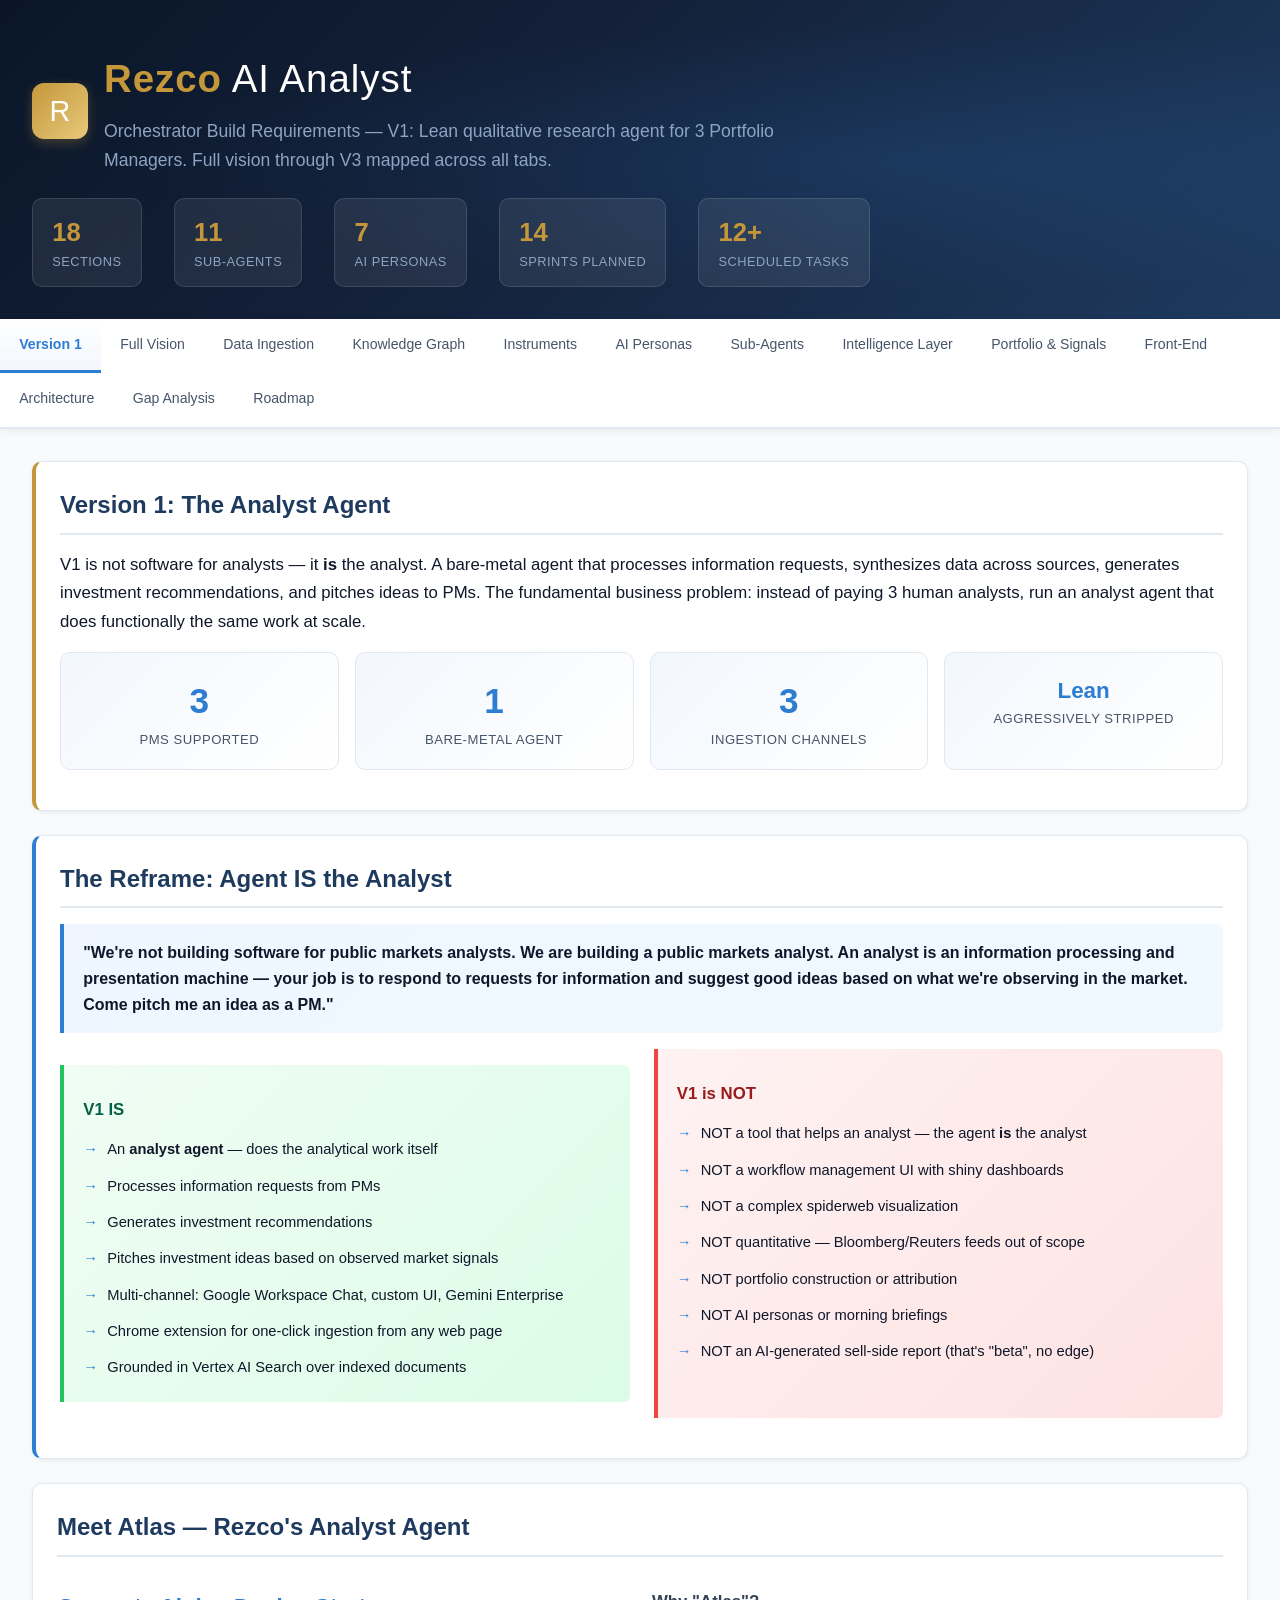
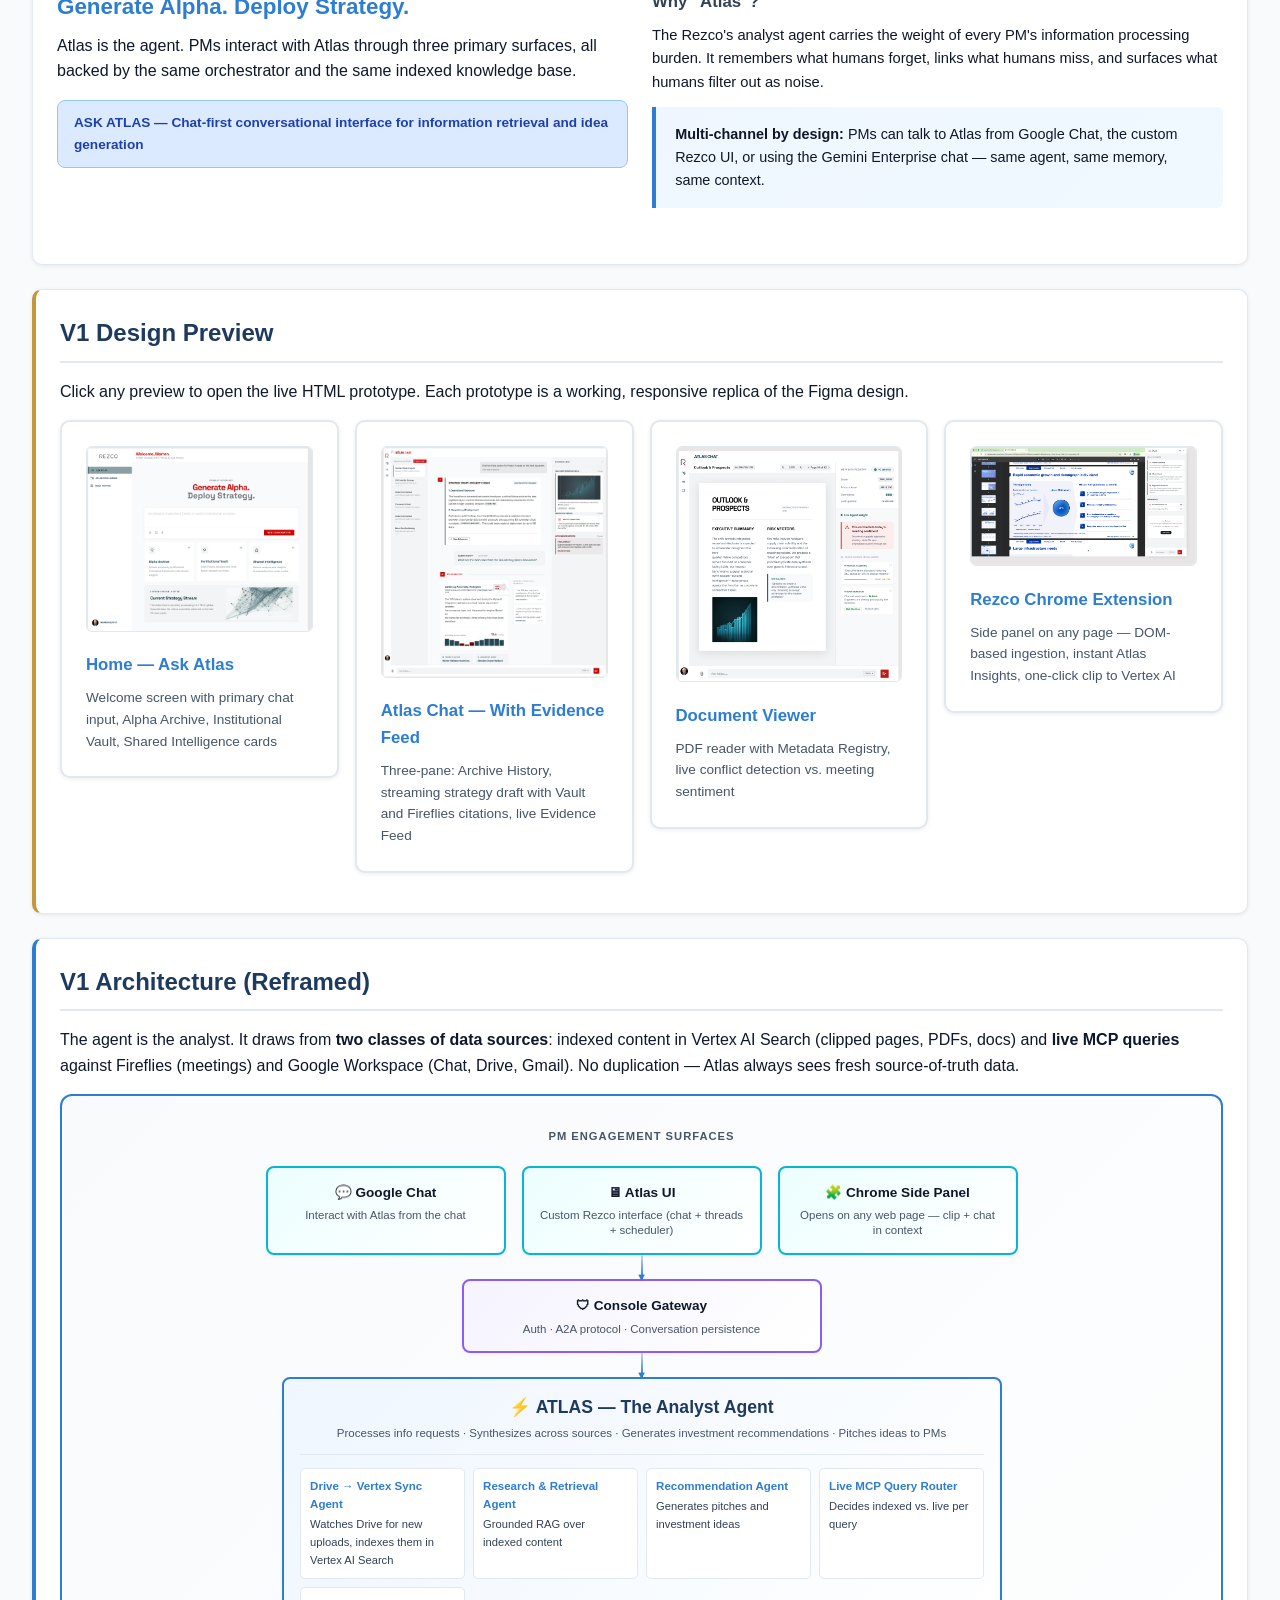
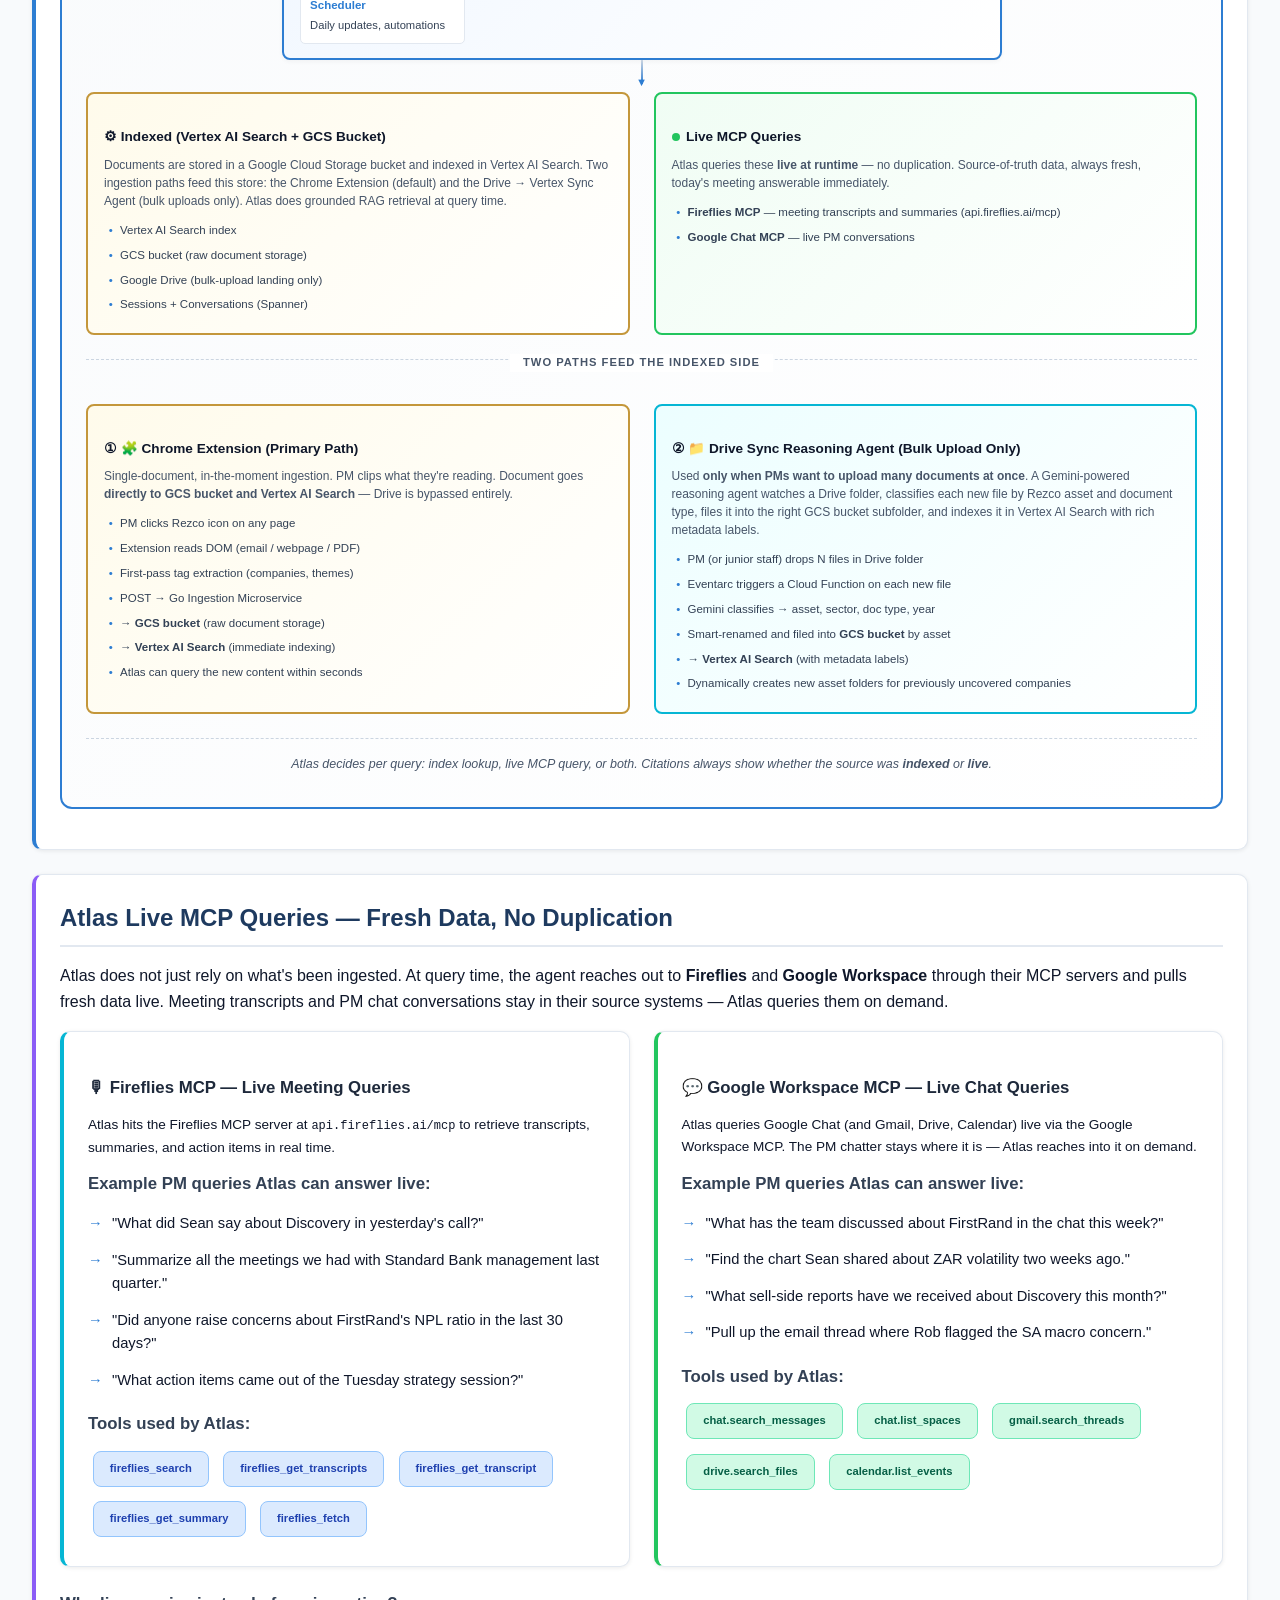
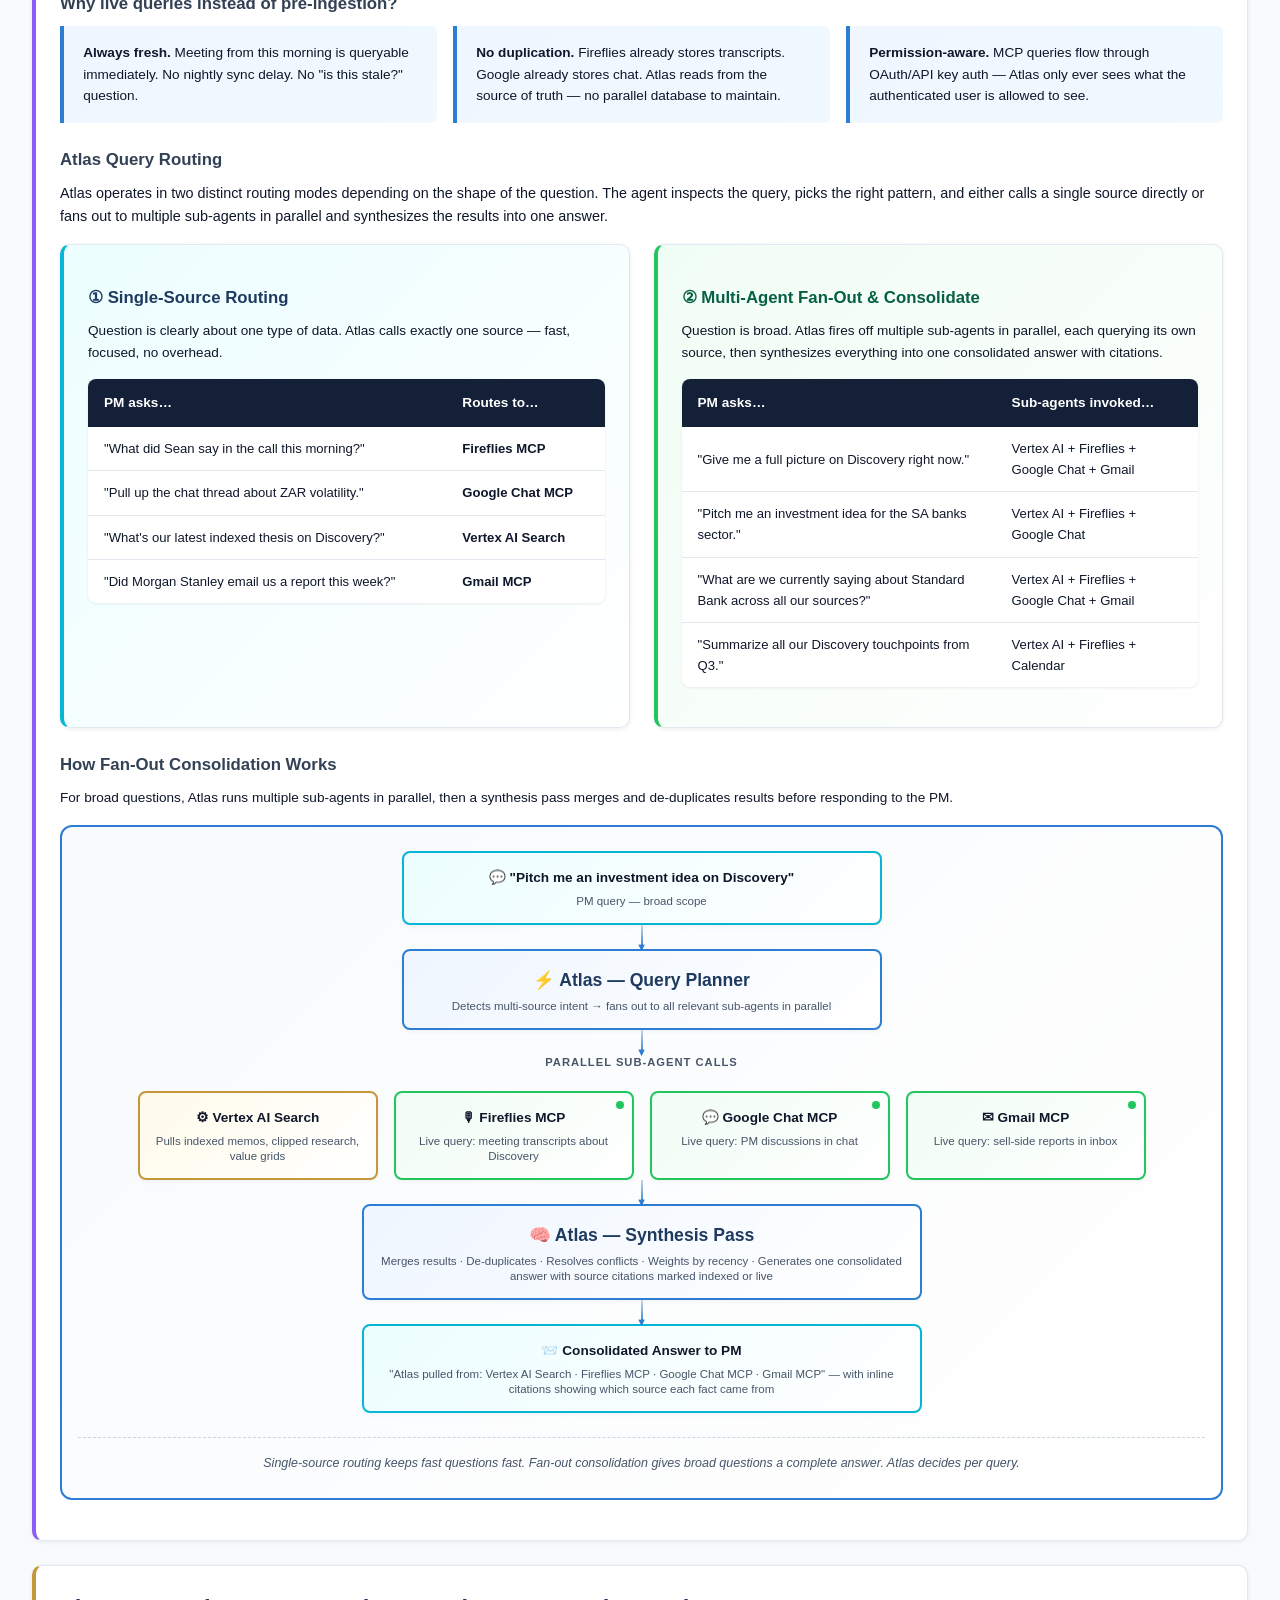
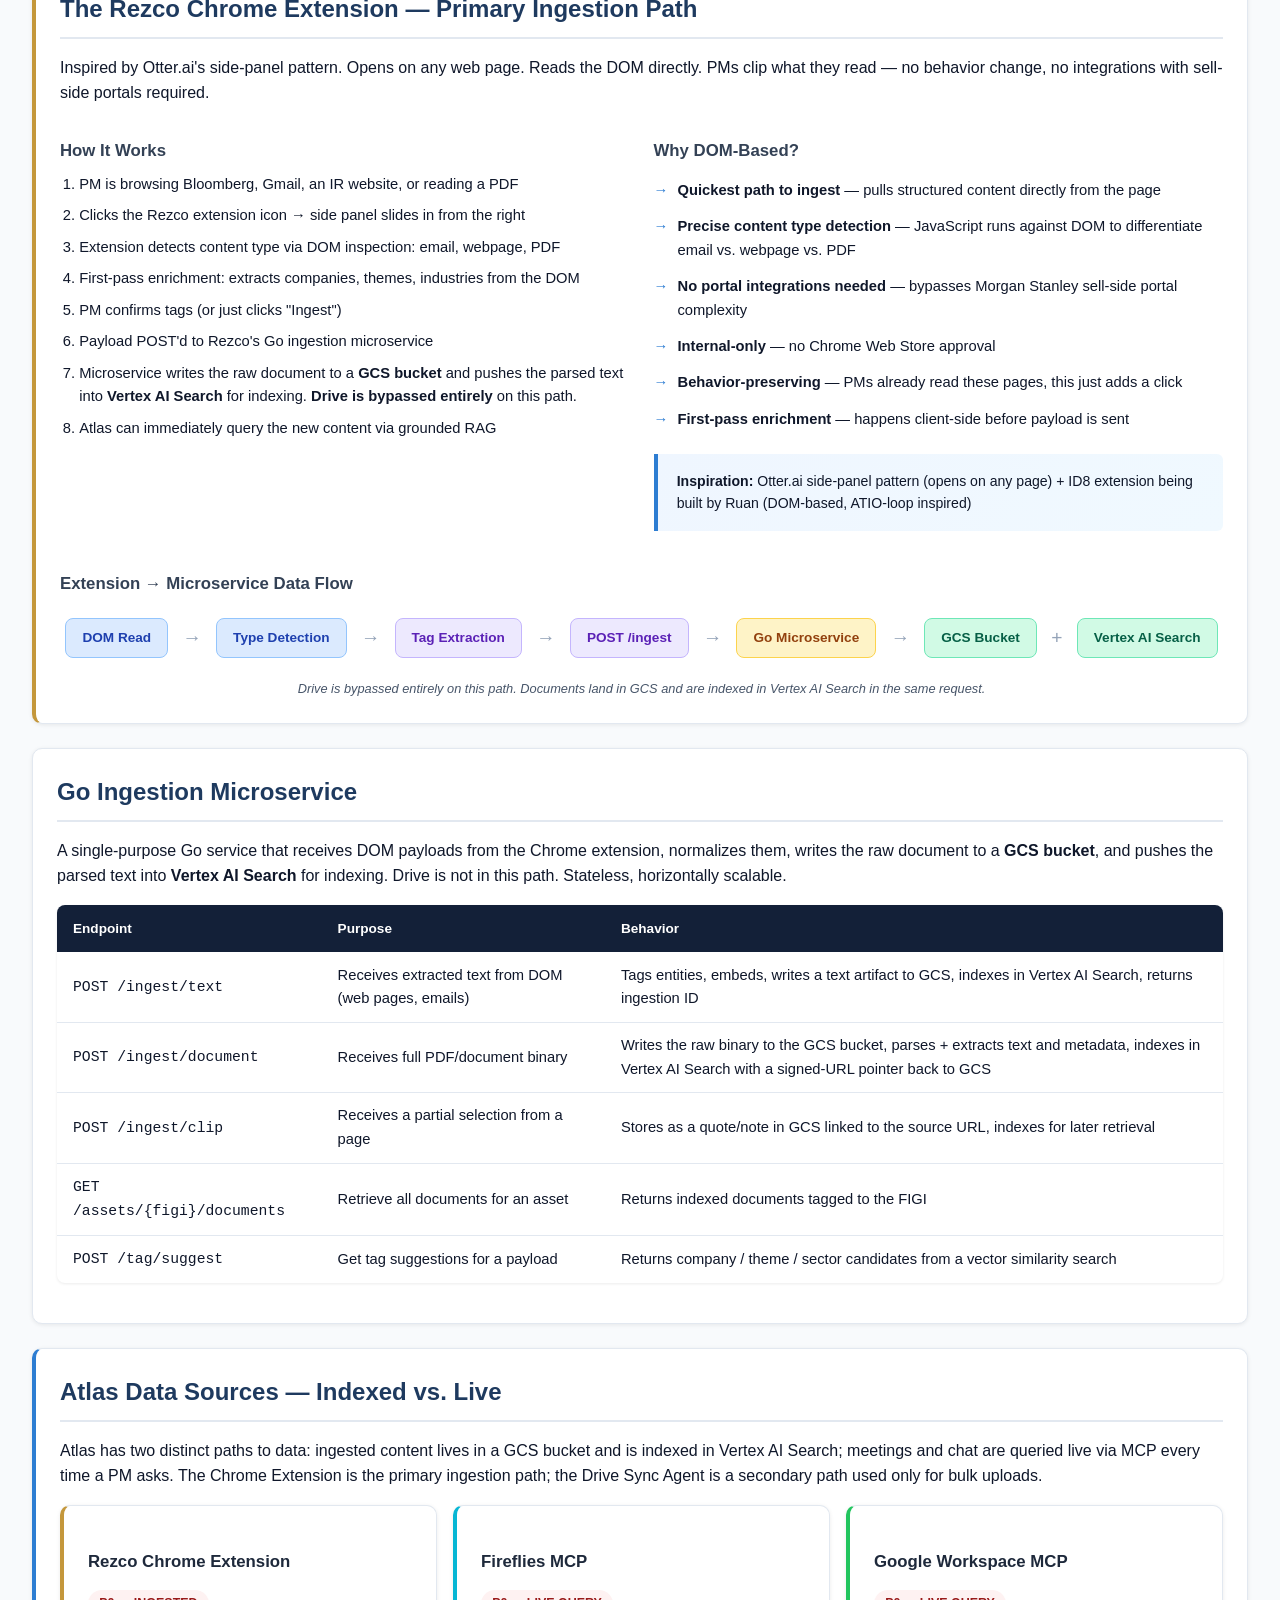
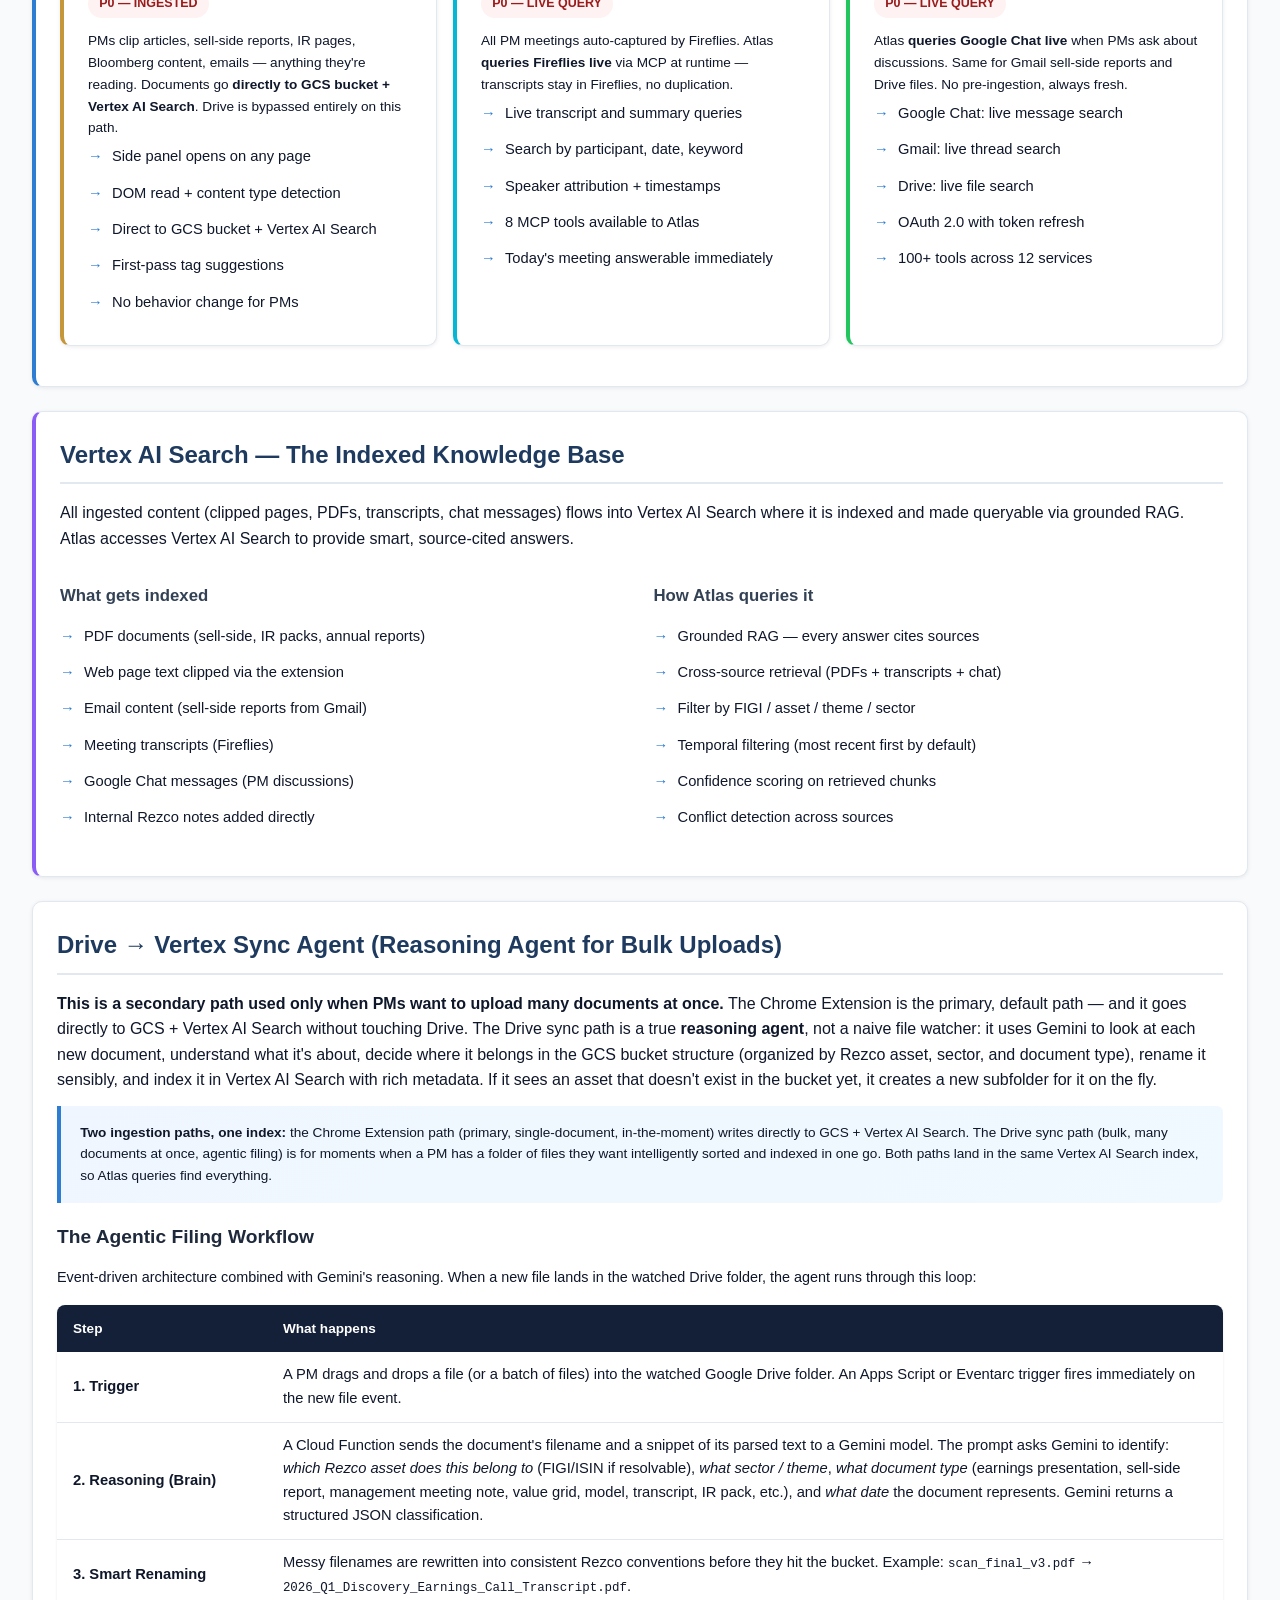
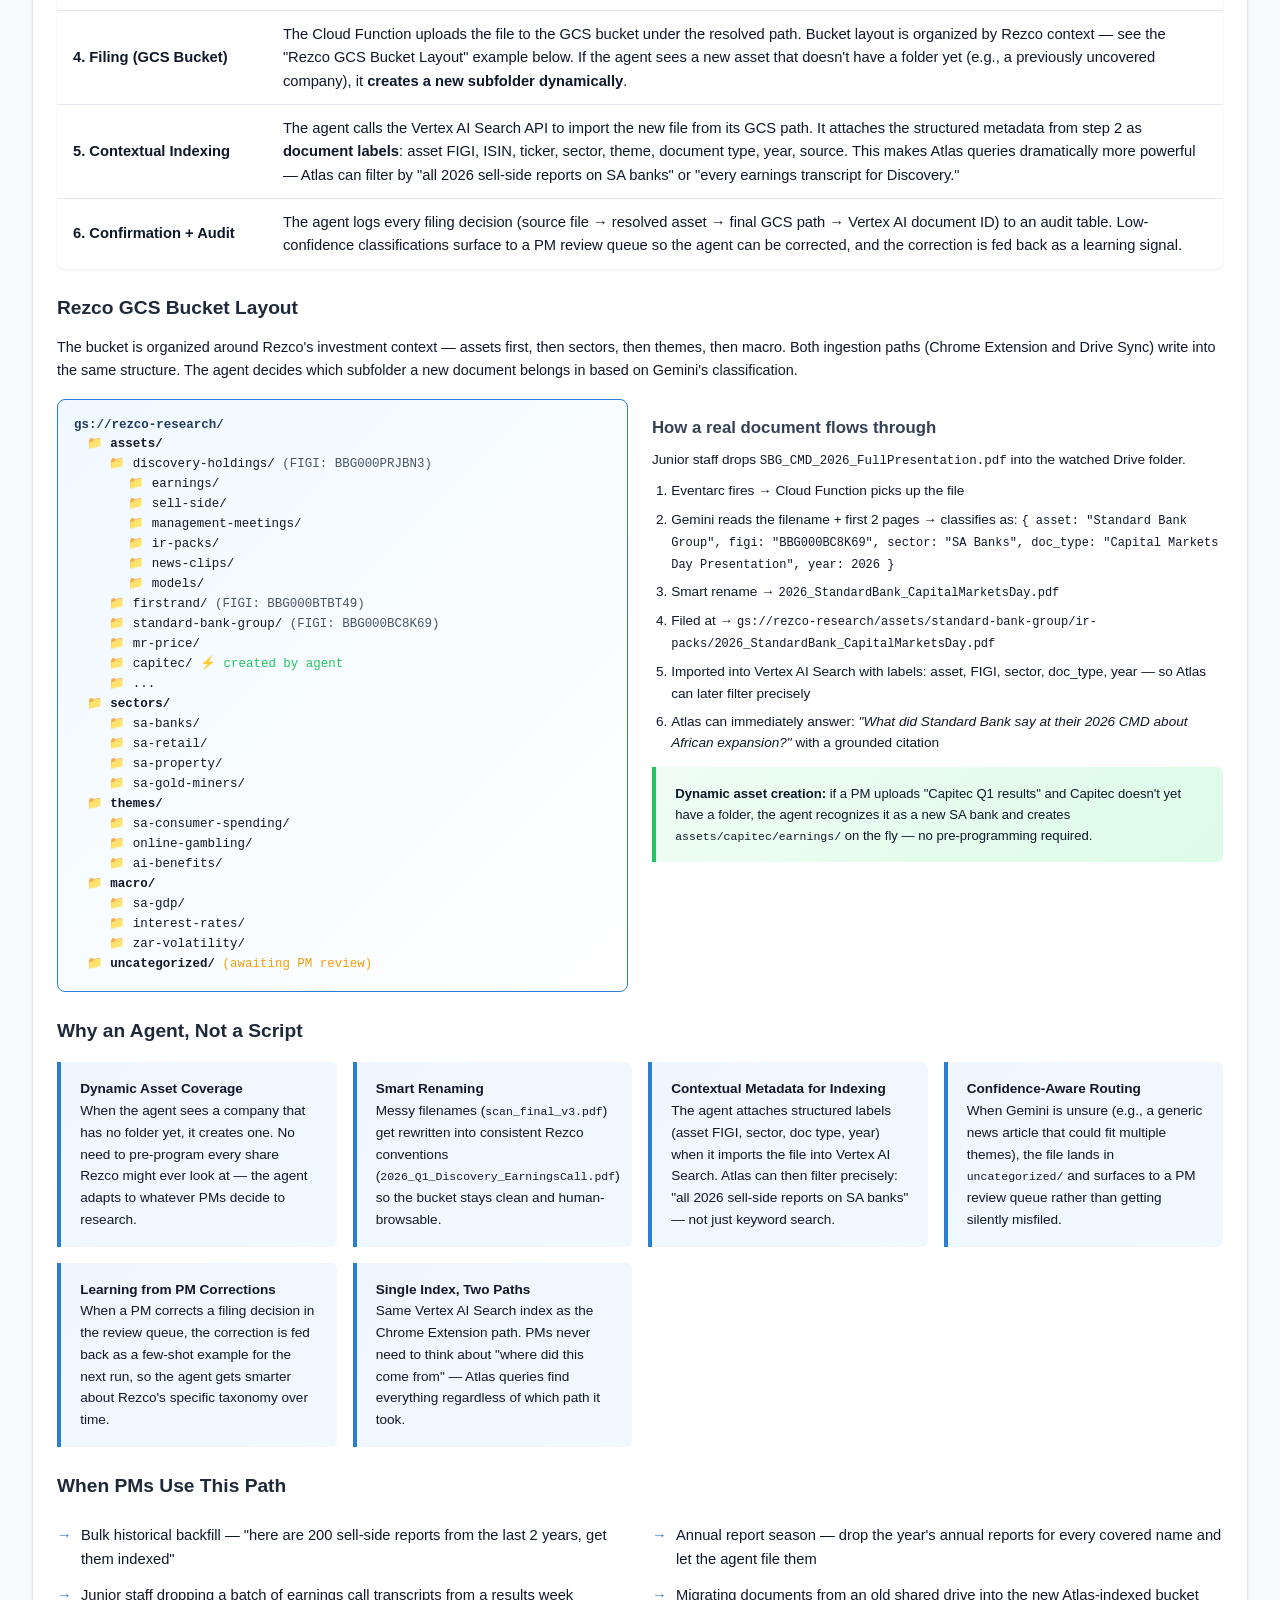
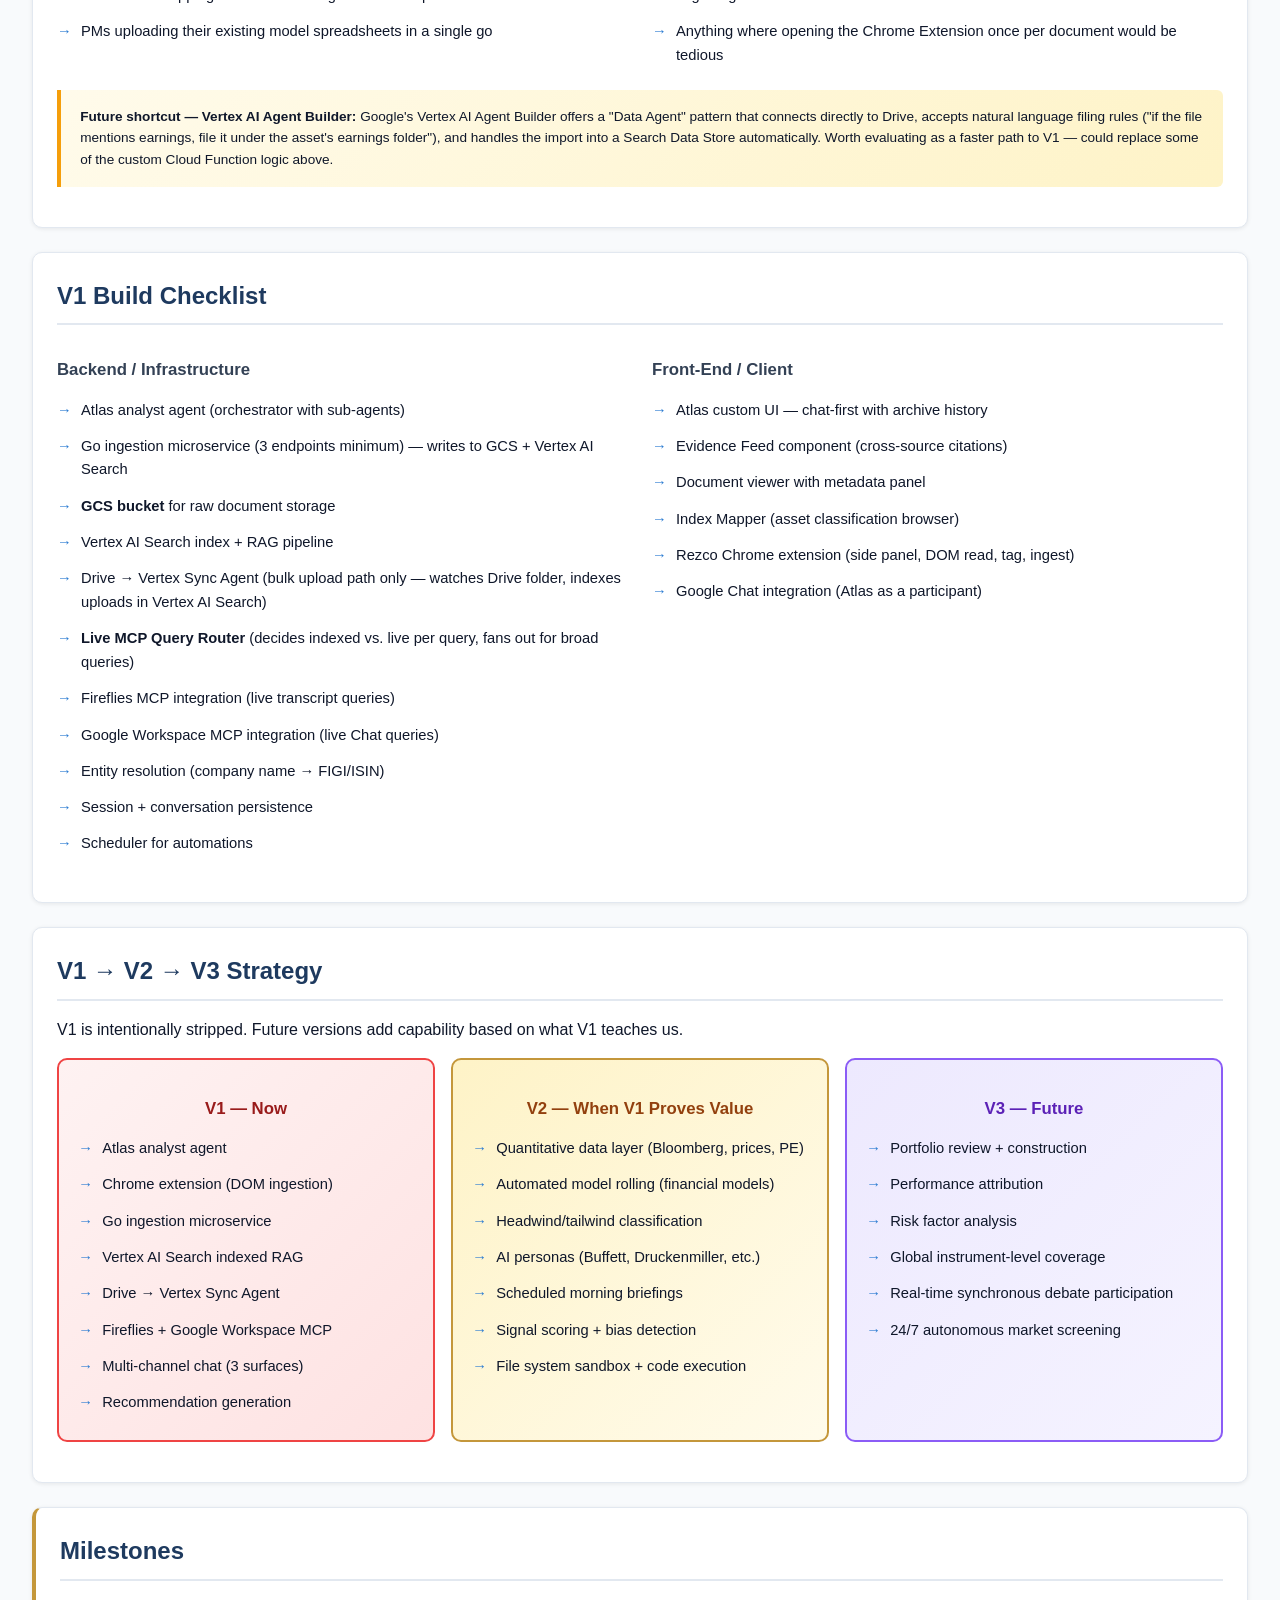
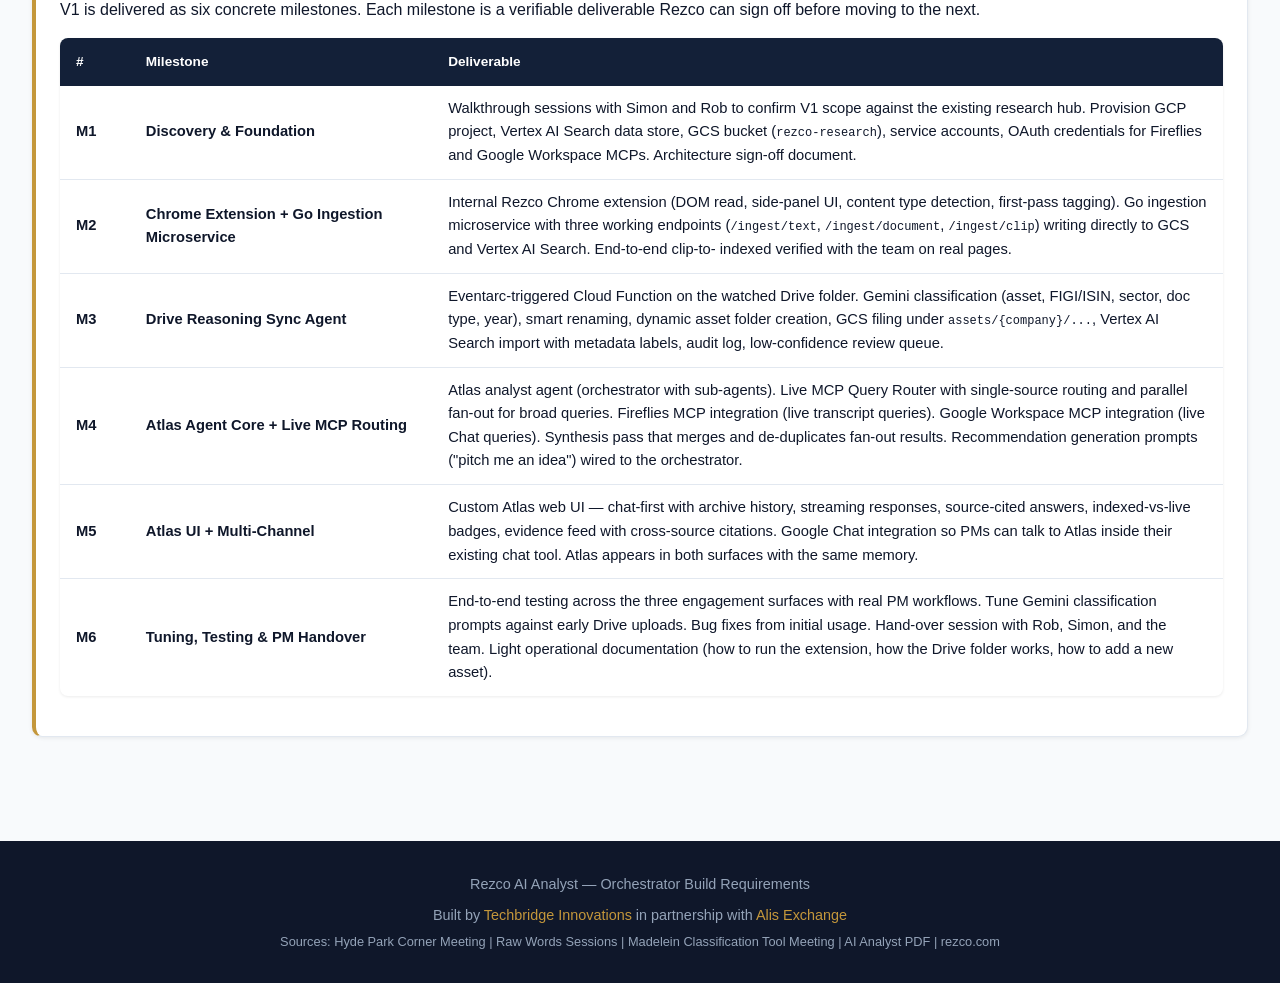
<file: index.html>
<!doctype html>
<html lang="en">
  <head>
    <meta charset="UTF-8" />
    <meta name="viewport" content="width=device-width, initial-scale=1.0" />
    <title>Rezco AI Analyst - Orchestrator Build Requirements</title>
    <style>
      * {
        margin: 0;
        padding: 0;
        box-sizing: border-box;
      }

      :root {
        --rezco-dark: #0a1628;
        --rezco-navy: #132038;
        --rezco-blue: #1e3a5f;
        --rezco-accent: #2d7dd2;
        --rezco-light: #4a9eed;
        --rezco-gold: #c4973b;
        --rezco-gold-light: #e8c97a;
        --success-green: #22c55e;
        --warning-amber: #f59e0b;
        --danger-red: #ef4444;
        --info-cyan: #06b6d4;
        --purple: #8b5cf6;
        --gray-50: #f8fafc;
        --gray-100: #f1f5f9;
        --gray-200: #e2e8f0;
        --gray-300: #cbd5e1;
        --gray-400: #94a3b8;
        --gray-600: #475569;
        --gray-700: #334155;
        --gray-800: #1e293b;
        --gray-900: #0f172a;
      }

      body {
        font-family:
          -apple-system, BlinkMacSystemFont, "Segoe UI", "Roboto",
          "Helvetica Neue", Arial, sans-serif;
        line-height: 1.6;
        color: var(--gray-900);
        background-color: var(--gray-50);
      }

      /* Header */
      .header {
        background: linear-gradient(
          135deg,
          var(--rezco-dark) 0%,
          var(--rezco-navy) 40%,
          var(--rezco-blue) 100%
        );
        color: white;
        padding: 3rem 0 2rem 0;
        box-shadow: 0 4px 20px rgba(0, 0, 0, 0.3);
        position: relative;
        overflow: hidden;
      }
      .header::before {
        content: "";
        position: absolute;
        top: 0;
        left: 0;
        right: 0;
        bottom: 0;
        background: radial-gradient(
          ellipse at 70% 50%,
          rgba(45, 125, 210, 0.15) 0%,
          transparent 60%
        );
      }
      .header-content {
        max-width: 1400px;
        margin: 0 auto;
        padding: 0 2rem;
        position: relative;
        z-index: 1;
      }
      .header-brand {
        display: flex;
        align-items: center;
        gap: 1rem;
        margin-bottom: 1rem;
      }
      .header-icon {
        width: 56px;
        height: 56px;
        background: linear-gradient(
          135deg,
          var(--rezco-gold),
          var(--rezco-gold-light)
        );
        border-radius: 12px;
        display: flex;
        align-items: center;
        justify-content: center;
        font-size: 1.8rem;
        box-shadow: 0 4px 12px rgba(196, 151, 59, 0.3);
      }
      .header h1 {
        font-size: 2.4rem;
        font-weight: 300;
        letter-spacing: 1px;
      }
      .header h1 span {
        color: var(--rezco-gold);
        font-weight: 600;
      }
      .header p {
        font-size: 1.1rem;
        color: #8da4c2;
        max-width: 700px;
        margin-top: 0.5rem;
      }
      .header-stats {
        display: flex;
        gap: 2rem;
        margin-top: 1.5rem;
        flex-wrap: wrap;
      }
      .header-stat {
        background: rgba(255, 255, 255, 0.08);
        border: 1px solid rgba(255, 255, 255, 0.12);
        border-radius: 10px;
        padding: 0.8rem 1.2rem;
        backdrop-filter: blur(10px);
      }
      .header-stat-num {
        font-size: 1.6rem;
        font-weight: 700;
        color: var(--rezco-gold);
      }
      .header-stat-label {
        font-size: 0.8rem;
        text-transform: uppercase;
        letter-spacing: 0.5px;
        color: #8da4c2;
      }

      /* Navigation */
      .nav-tabs {
        background: white;
        border-bottom: 2px solid var(--gray-200);
        position: sticky;
        top: 0;
        z-index: 100;
        box-shadow: 0 2px 8px rgba(0, 0, 0, 0.06);
      }
      .nav-container {
        max-width: 1400px;
        margin: 0 auto;
        display: flex;
        flex-wrap: wrap;
        padding: 0;
        overflow-x: auto;
      }
      .nav-tab {
        padding: 0.9rem 1.2rem;
        cursor: pointer;
        border-bottom: 3px solid transparent;
        transition: all 0.3s ease;
        font-weight: 500;
        font-size: 0.88rem;
        color: var(--gray-600);
        white-space: nowrap;
      }
      .nav-tab:hover {
        background-color: var(--gray-50);
        color: var(--rezco-accent);
      }
      .nav-tab.active {
        border-bottom-color: var(--rezco-accent);
        color: var(--rezco-accent);
        background: linear-gradient(
          180deg,
          transparent 0%,
          rgba(45, 125, 210, 0.06) 100%
        );
        font-weight: 600;
      }

      /* Content */
      .content-container {
        max-width: 1400px;
        margin: 0 auto;
        padding: 2rem;
      }
      .tab-content {
        display: none;
        animation: fadeIn 0.4s ease-in-out;
      }
      .tab-content.active {
        display: block;
      }
      @keyframes fadeIn {
        from {
          opacity: 0;
          transform: translateY(10px);
        }
        to {
          opacity: 1;
          transform: translateY(0);
        }
      }

      /* Cards */
      .card {
        background: white;
        border-radius: 10px;
        padding: 1.5rem;
        margin-bottom: 1.5rem;
        box-shadow: 0 1px 4px rgba(0, 0, 0, 0.08);
        border: 1px solid var(--gray-200);
        transition:
          box-shadow 0.3s ease,
          transform 0.2s ease;
      }
      .card:hover {
        box-shadow: 0 4px 12px rgba(0, 0, 0, 0.1);
        transform: translateY(-1px);
      }
      .card h2 {
        color: var(--rezco-blue);
        font-size: 1.5rem;
        margin-bottom: 1rem;
        padding-bottom: 0.5rem;
        border-bottom: 2px solid var(--gray-200);
      }
      .card h3 {
        color: var(--gray-800);
        font-size: 1.2rem;
        margin: 1.2rem 0 0.8rem;
      }
      .card h4 {
        color: var(--gray-700);
        font-size: 1.05rem;
        margin: 1rem 0 0.5rem;
      }

      /* Accent cards */
      .card-accent {
        border-left: 4px solid var(--rezco-accent);
      }
      .card-gold {
        border-left: 4px solid var(--rezco-gold);
      }
      .card-green {
        border-left: 4px solid var(--success-green);
      }
      .card-purple {
        border-left: 4px solid var(--purple);
      }
      .card-red {
        border-left: 4px solid var(--danger-red);
      }

      /* Badges */
      .badge {
        display: inline-block;
        padding: 0.25rem 0.7rem;
        border-radius: 20px;
        font-size: 0.78rem;
        font-weight: 600;
        margin-right: 0.4rem;
        margin-bottom: 0.3rem;
      }
      .badge-p0 {
        background: #fef2f2;
        color: #991b1b;
      }
      .badge-p1 {
        background: #fffbeb;
        color: #92400e;
      }
      .badge-p2 {
        background: #f0fdf4;
        color: #166534;
      }
      .badge-exists {
        background: #d1fae5;
        color: #065f46;
      }
      .badge-partial {
        background: #fef3c7;
        color: #92400e;
      }
      .badge-new {
        background: #fee2e2;
        color: #991b1b;
      }
      .badge-large {
        background: #fef2f2;
        color: #991b1b;
      }
      .badge-medium {
        background: #fffbeb;
        color: #92400e;
      }
      .badge-small {
        background: #d1fae5;
        color: #065f46;
      }
      .badge-phase {
        background: #ede9fe;
        color: #5b21b6;
      }

      /* Grids */
      .grid-2 {
        display: grid;
        grid-template-columns: repeat(auto-fit, minmax(300px, 1fr));
        gap: 1.5rem;
        margin: 1rem 0;
      }
      .grid-3 {
        display: grid;
        grid-template-columns: repeat(auto-fit, minmax(250px, 1fr));
        gap: 1rem;
        margin: 1rem 0;
      }
      .grid-4 {
        display: grid;
        grid-template-columns: repeat(auto-fit, minmax(200px, 1fr));
        gap: 1rem;
        margin: 1rem 0;
      }

      /* Stats */
      .stats-box {
        background: linear-gradient(
          135deg,
          rgba(45, 125, 210, 0.06) 0%,
          white 100%
        );
        padding: 1.2rem;
        border-radius: 10px;
        border: 1px solid var(--gray-200);
        text-align: center;
      }
      .stats-number {
        font-size: 2.2rem;
        font-weight: 700;
        color: var(--rezco-accent);
      }
      .stats-label {
        color: var(--gray-600);
        font-size: 0.82rem;
        text-transform: uppercase;
        letter-spacing: 0.5px;
      }

      /* Tables */
      .data-table {
        width: 100%;
        border-collapse: collapse;
        margin: 1rem 0;
        background: white;
        border-radius: 8px;
        overflow: hidden;
        box-shadow: 0 1px 3px rgba(0, 0, 0, 0.08);
        font-size: 0.92rem;
      }
      .data-table th {
        background: var(--rezco-navy);
        color: white;
        padding: 0.8rem 1rem;
        text-align: left;
        font-weight: 600;
        font-size: 0.85rem;
      }
      .data-table td {
        padding: 0.7rem 1rem;
        border-bottom: 1px solid var(--gray-200);
      }
      .data-table tr:hover {
        background-color: var(--gray-50);
      }
      .data-table tr:last-child td {
        border-bottom: none;
      }

      /* Diagrams */
      .diagram-box {
        background: linear-gradient(135deg, var(--gray-50) 0%, white 100%);
        border: 2px solid var(--rezco-accent);
        border-radius: 10px;
        padding: 1.5rem;
        margin: 1rem 0;
        font-family: "Courier New", monospace;
        font-size: 0.82rem;
        white-space: pre;
        overflow-x: auto;
        line-height: 1.4;
      }

      /* HTML/CSS Architecture Diagram (replaces ASCII for V1) */
      .arch {
        background: linear-gradient(135deg, var(--gray-50) 0%, white 100%);
        border: 2px solid var(--rezco-accent);
        border-radius: 12px;
        padding: 2rem 1.5rem;
        margin: 1rem 0;
      }
      .arch-layer {
        display: flex;
        flex-direction: column;
        align-items: center;
        gap: 0.8rem;
      }
      .arch-layer-label {
        font-size: 0.7rem;
        text-transform: uppercase;
        letter-spacing: 1px;
        color: var(--gray-600);
        font-weight: 700;
        margin-bottom: 0.4rem;
        text-align: center;
      }
      .arch-row {
        display: flex;
        flex-wrap: wrap;
        justify-content: center;
        align-items: stretch;
        gap: 1rem;
        width: 100%;
      }
      .arch-box {
        background: white;
        border: 2px solid var(--gray-300);
        border-radius: 8px;
        padding: 0.9rem 1rem;
        min-width: 160px;
        max-width: 240px;
        flex: 1;
        text-align: center;
        box-shadow: 0 2px 4px rgba(0, 0, 0, 0.04);
        transition: all 0.2s ease;
      }
      .arch-box:hover {
        transform: translateY(-2px);
        box-shadow: 0 4px 12px rgba(0, 0, 0, 0.1);
      }
      .arch-box-title {
        font-size: 0.85rem;
        font-weight: 700;
        color: var(--gray-900);
        margin-bottom: 0.3rem;
      }
      .arch-box-sub {
        font-size: 0.72rem;
        color: var(--gray-600);
        line-height: 1.3;
      }
      .arch-box.surface {
        border-color: var(--info-cyan);
        background: linear-gradient(135deg, #ecfeff, white);
      }
      .arch-box.gateway {
        border-color: var(--purple);
        background: linear-gradient(135deg, #f5f3ff, white);
        max-width: 360px;
      }
      .arch-box.atlas {
        border-color: var(--rezco-accent);
        background: linear-gradient(135deg, #eff6ff, white);
        max-width: 100%;
        flex: 0 1 720px;
      }
      .arch-box.atlas .arch-box-title {
        font-size: 1.1rem;
        color: var(--rezco-blue);
      }
      .arch-box.indexed {
        border-color: var(--rezco-gold);
        background: linear-gradient(135deg, #fffbeb, white);
      }
      .arch-box.live {
        border-color: var(--success-green);
        background: linear-gradient(135deg, #f0fdf4, white);
        position: relative;
      }
      .arch-box.live::before {
        content: "";
        position: absolute;
        top: 8px;
        right: 8px;
        width: 8px;
        height: 8px;
        background: var(--success-green);
        border-radius: 50%;
        animation: pulse 2s infinite;
      }
      @keyframes pulse {
        0%,
        100% {
          opacity: 1;
        }
        50% {
          opacity: 0.4;
        }
      }
      .arch-box.ingest {
        border-color: var(--rezco-gold);
        background: linear-gradient(135deg, #fffbeb, white);
      }
      .arch-connector {
        width: 2px;
        height: 24px;
        background: linear-gradient(
          180deg,
          var(--gray-300) 0%,
          var(--rezco-accent) 100%
        );
        margin: 0 auto;
        position: relative;
      }
      .arch-connector::after {
        content: "▼";
        position: absolute;
        bottom: -8px;
        left: 50%;
        transform: translateX(-50%);
        color: var(--rezco-accent);
        font-size: 0.7rem;
      }
      .arch-divider {
        font-size: 0.7rem;
        text-transform: uppercase;
        letter-spacing: 1px;
        color: var(--gray-600);
        font-weight: 700;
        text-align: center;
        margin: 1.5rem 0 0.6rem;
        padding-top: 1rem;
        border-top: 1px dashed var(--gray-300);
        position: relative;
      }
      .arch-divider span {
        background: white;
        padding: 0 0.8rem;
        position: relative;
        top: -1.4rem;
        display: inline-block;
      }
      .arch-sub-agents {
        display: grid;
        grid-template-columns: repeat(auto-fit, minmax(160px, 1fr));
        gap: 0.5rem;
        margin-top: 0.8rem;
        padding-top: 0.8rem;
        border-top: 1px solid var(--gray-200);
      }
      .arch-sub-agent {
        background: white;
        border: 1px solid var(--gray-200);
        border-radius: 5px;
        padding: 0.5rem 0.6rem;
        font-size: 0.7rem;
        color: var(--gray-700);
        text-align: left;
      }
      .arch-sub-agent strong {
        display: block;
        color: var(--rezco-accent);
        font-size: 0.72rem;
        margin-bottom: 0.15rem;
      }
      .arch-data-row {
        display: grid;
        grid-template-columns: 1fr 1fr;
        gap: 1.5rem;
        margin-top: 0.5rem;
      }
      @media (max-width: 768px) {
        .arch-data-row {
          grid-template-columns: 1fr;
        }
      }
      .arch-data-col {
        background: white;
        border-radius: 8px;
        padding: 1rem;
        border: 2px solid var(--gray-200);
      }
      .arch-data-col.indexed-col {
        border-color: var(--rezco-gold);
        background: linear-gradient(135deg, #fffbeb, white);
      }
      .arch-data-col.live-col {
        border-color: var(--success-green);
        background: linear-gradient(135deg, #f0fdf4, white);
      }
      .arch-data-col h4 {
        font-size: 0.85rem;
        font-weight: 700;
        color: var(--gray-900);
        margin-bottom: 0.5rem;
        display: flex;
        align-items: center;
        gap: 0.4rem;
      }
      .arch-data-col h4 .live-dot {
        width: 8px;
        height: 8px;
        border-radius: 50%;
        background: var(--success-green);
        animation: pulse 2s infinite;
        display: inline-block;
      }
      .arch-data-col p {
        font-size: 0.75rem;
        color: var(--gray-600);
        line-height: 1.5;
        margin-bottom: 0.5rem;
      }
      .arch-data-col ul {
        list-style: none;
        padding: 0;
      }
      .arch-data-col ul li {
        font-size: 0.72rem;
        color: var(--gray-700);
        padding: 0.2rem 0 0.2rem 1rem;
        position: relative;
      }
      .arch-data-col ul li::before {
        content: "•";
        position: absolute;
        left: 0.3rem;
        color: var(--rezco-accent);
      }
      .arch-footer {
        text-align: center;
        font-size: 0.78rem;
        color: var(--gray-600);
        font-style: italic;
        margin-top: 1.5rem;
        padding-top: 1rem;
        border-top: 1px dashed var(--gray-300);
      }

      /* Info/Warning boxes */
      .info-box {
        background: linear-gradient(135deg, #eff6ff 0%, #f0f9ff 100%);
        border-left: 4px solid var(--rezco-accent);
        padding: 1rem 1.2rem;
        margin: 1rem 0;
        border-radius: 0 6px 6px 0;
        font-size: 0.92rem;
      }
      .warning-box {
        background: linear-gradient(135deg, #fffbeb 0%, #fef3c7 100%);
        border-left: 4px solid var(--warning-amber);
        padding: 1rem 1.2rem;
        margin: 1rem 0;
        border-radius: 0 6px 6px 0;
        font-size: 0.92rem;
      }
      .success-box {
        background: linear-gradient(135deg, #f0fdf4 0%, #dcfce7 100%);
        border-left: 4px solid var(--success-green);
        padding: 1rem 1.2rem;
        margin: 1rem 0;
        border-radius: 0 6px 6px 0;
        font-size: 0.92rem;
      }

      /* Feature list */
      .feature-list {
        list-style: none;
        padding: 0;
      }
      .feature-list li {
        padding: 0.4rem 0 0.4rem 1.5rem;
        position: relative;
        font-size: 0.92rem;
      }
      .feature-list li::before {
        content: "→";
        position: absolute;
        left: 0;
        color: var(--rezco-accent);
        font-weight: bold;
      }

      /* Progress bar */
      .progress-container {
        background: var(--gray-200);
        height: 28px;
        border-radius: 14px;
        overflow: hidden;
        margin: 0.8rem 0;
      }
      .progress-bar {
        height: 100%;
        display: flex;
        align-items: center;
        justify-content: center;
        color: white;
        font-weight: 600;
        font-size: 0.82rem;
        transition: width 1.2s ease-out;
        border-radius: 14px;
      }
      .progress-green {
        background: linear-gradient(90deg, var(--success-green), #10b981);
      }
      .progress-blue {
        background: linear-gradient(
          90deg,
          var(--rezco-accent),
          var(--rezco-light)
        );
      }
      .progress-amber {
        background: linear-gradient(90deg, var(--warning-amber), #fbbf24);
      }
      .progress-red {
        background: linear-gradient(90deg, var(--danger-red), #f87171);
      }

      /* Expandable */
      .expandable {
        cursor: pointer;
        user-select: none;
      }
      .expandable::before {
        content: "▶ ";
        display: inline-block;
        transition: transform 0.3s ease;
        font-size: 0.8rem;
      }
      .expandable.expanded::before {
        transform: rotate(90deg);
      }
      .expandable-content {
        max-height: 0;
        overflow: hidden;
        transition: max-height 0.5s ease;
      }
      .expandable-content.expanded {
        max-height: 8000px;
      }

      /* Persona cards */
      .persona-card {
        background: white;
        border-radius: 10px;
        padding: 1.2rem;
        border: 1px solid var(--gray-200);
        transition: all 0.3s ease;
      }
      .persona-card:hover {
        box-shadow: 0 4px 12px rgba(0, 0, 0, 0.1);
        transform: translateY(-2px);
      }
      .persona-icon {
        width: 48px;
        height: 48px;
        border-radius: 50%;
        display: flex;
        align-items: center;
        justify-content: center;
        font-size: 1.4rem;
        margin-bottom: 0.8rem;
      }
      .persona-name {
        font-weight: 700;
        font-size: 1rem;
        margin-bottom: 0.3rem;
      }
      .persona-style {
        font-size: 0.82rem;
        color: var(--gray-600);
      }

      /* Timeline */
      .timeline {
        position: relative;
        padding-left: 2rem;
      }
      .timeline::before {
        content: "";
        position: absolute;
        left: 8px;
        top: 0;
        bottom: 0;
        width: 3px;
        background: linear-gradient(
          180deg,
          var(--rezco-accent),
          var(--rezco-gold),
          var(--success-green)
        );
        border-radius: 2px;
      }
      .timeline-item {
        position: relative;
        margin-bottom: 1.5rem;
        padding: 1rem 1.2rem;
        background: white;
        border-radius: 8px;
        border: 1px solid var(--gray-200);
        box-shadow: 0 1px 3px rgba(0, 0, 0, 0.05);
      }
      .timeline-item::before {
        content: "";
        position: absolute;
        left: -2rem;
        top: 1.2rem;
        width: 14px;
        height: 14px;
        border-radius: 50%;
        background: var(--rezco-accent);
        border: 3px solid white;
        box-shadow: 0 0 0 2px var(--rezco-accent);
      }
      .timeline-title {
        font-weight: 700;
        color: var(--rezco-blue);
        margin-bottom: 0.3rem;
      }

      /* Flow nodes */
      .flow-node {
        display: inline-flex;
        align-items: center;
        gap: 0.5rem;
        padding: 0.5rem 1rem;
        border-radius: 8px;
        font-size: 0.85rem;
        font-weight: 600;
        margin: 0.3rem;
      }
      .flow-node-blue {
        background: #dbeafe;
        color: #1e40af;
        border: 1px solid #93c5fd;
      }
      .flow-node-green {
        background: #d1fae5;
        color: #065f46;
        border: 1px solid #6ee7b7;
      }
      .flow-node-amber {
        background: #fef3c7;
        color: #92400e;
        border: 1px solid #fcd34d;
      }
      .flow-node-purple {
        background: #ede9fe;
        color: #5b21b6;
        border: 1px solid #c4b5fd;
      }
      .flow-node-red {
        background: #fee2e2;
        color: #991b1b;
        border: 1px solid #fca5a5;
      }
      .flow-arrow {
        color: var(--gray-400);
        font-size: 1.2rem;
        margin: 0 0.3rem;
      }

      /* Footer */
      .footer {
        background: var(--gray-900);
        color: var(--gray-400);
        text-align: center;
        padding: 2rem;
        margin-top: 3rem;
        font-size: 0.9rem;
      }
      .footer a {
        color: var(--rezco-gold);
        text-decoration: none;
      }

      /* Responsive */
      @media (max-width: 768px) {
        .header h1 {
          font-size: 1.6rem;
        }
        .header p {
          font-size: 0.95rem;
        }
        .header-stats {
          gap: 0.8rem;
        }
        .header-stat {
          padding: 0.5rem 0.8rem;
        }
        .header-stat-num {
          font-size: 1.2rem;
        }
        .nav-tab {
          padding: 0.7rem 0.8rem;
          font-size: 0.8rem;
        }
        .content-container {
          padding: 1rem;
        }
        .grid-2,
        .grid-3,
        .grid-4 {
          grid-template-columns: 1fr;
        }
        .diagram-box {
          font-size: 0.7rem;
        }
      }
    </style>
  </head>
  <body>
    <!-- HEADER -->
    <div class="header">
      <div class="header-content">
        <div class="header-brand">
          <div class="header-icon">R</div>
          <div>
            <h1><span>Rezco</span> AI Analyst</h1>
            <p>
              Orchestrator Build Requirements — V1: Lean qualitative research
              agent for 3 Portfolio Managers. Full vision through V3 mapped
              across all tabs.
            </p>
          </div>
        </div>
        <div class="header-stats">
          <div class="header-stat">
            <div class="header-stat-num">18</div>
            <div class="header-stat-label">Sections</div>
          </div>
          <div class="header-stat">
            <div class="header-stat-num">11</div>
            <div class="header-stat-label">Sub-Agents</div>
          </div>
          <div class="header-stat">
            <div class="header-stat-num">7</div>
            <div class="header-stat-label">AI Personas</div>
          </div>
          <div class="header-stat">
            <div class="header-stat-num">14</div>
            <div class="header-stat-label">Sprints Planned</div>
          </div>
          <div class="header-stat">
            <div class="header-stat-num">12+</div>
            <div class="header-stat-label">Scheduled Tasks</div>
          </div>
        </div>
      </div>
    </div>

    <!-- NAVIGATION -->
    <div class="nav-tabs">
      <div class="nav-container">
        <div class="nav-tab active" data-tab="v1">Version 1</div>
        <div class="nav-tab" data-tab="overview">Full Vision</div>
        <div class="nav-tab" data-tab="ingestion">Data Ingestion</div>
        <div class="nav-tab" data-tab="knowledge">Knowledge Graph</div>
        <div class="nav-tab" data-tab="instruments">Instruments</div>
        <div class="nav-tab" data-tab="personas">AI Personas</div>
        <div class="nav-tab" data-tab="agents">Sub-Agents</div>
        <div class="nav-tab" data-tab="intelligence">Intelligence Layer</div>
        <div class="nav-tab" data-tab="portfolio">Portfolio & Signals</div>
        <div class="nav-tab" data-tab="frontend">Front-End</div>
        <div class="nav-tab" data-tab="architecture">Architecture</div>
        <div class="nav-tab" data-tab="gaps">Gap Analysis</div>
        <div class="nav-tab" data-tab="roadmap">Roadmap</div>
      </div>
    </div>

    <!-- CONTENT -->
    <div class="content-container">
      <!-- ==================== TAB: VERSION 1 ==================== -->
      <div id="v1" class="tab-content active">
        <!-- HERO -->
        <div class="card card-gold">
          <h2>Version 1: The Analyst Agent</h2>
          <p style="font-size: 1.05rem; line-height: 1.7">
            V1 is not software for analysts — it <strong>is</strong> the
            analyst. A bare-metal agent that processes information requests,
            synthesizes data across sources, generates investment
            recommendations, and pitches ideas to PMs. The fundamental business
            problem: instead of paying 3 human analysts, run an analyst agent
            that does functionally the same work at scale.
          </p>
          <div class="grid-4" style="margin-top: 1rem">
            <div class="stats-box">
              <div class="stats-number">3</div>
              <div class="stats-label">PMs Supported</div>
            </div>
            <div class="stats-box">
              <div class="stats-number">1</div>
              <div class="stats-label">Bare-Metal Agent</div>
            </div>
            <div class="stats-box">
              <div class="stats-number">3</div>
              <div class="stats-label">Ingestion Channels</div>
            </div>
            <div class="stats-box">
              <div class="stats-number" style="font-size: 1.4rem">Lean</div>
              <div class="stats-label">Aggressively Stripped</div>
            </div>
          </div>
        </div>

        <!-- THE REFRAME -->
        <div class="card card-accent">
          <h2>The Reframe: Agent IS the Analyst</h2>
          <div class="info-box" style="font-size: 1rem">
            <strong
              >"We're not building software for public markets analysts. We are
              building a public markets analyst. An analyst is an information
              processing and presentation machine — your job is to respond to
              requests for information and suggest good ideas based on what
              we're observing in the market. Come pitch me an idea as a
              PM."</strong
            >
            <br /><span
              style="color: var(--gray-600); font-size: 0.85rem"
            ></span>
          </div>
          <div class="grid-2" style="margin-top: 1rem">
            <div class="success-box">
              <h4 style="color: #065f46">V1 IS</h4>
              <ul class="feature-list">
                <li>
                  An <strong>analyst agent</strong> — does the analytical work
                  itself
                </li>
                <li>Processes information requests from PMs</li>
                <li>Generates investment recommendations</li>
                <li>
                  Pitches investment ideas based on observed market signals
                </li>
                <li>
                  Multi-channel: Google Workspace Chat, custom UI, Gemini
                  Enterprise
                </li>
                <li>
                  Chrome extension for one-click ingestion from any web page
                </li>
                <li>Grounded in Vertex AI Search over indexed documents</li>
              </ul>
            </div>
            <div
              style="
                background: linear-gradient(135deg, #fef2f2, #fee2e2);
                border-left: 4px solid var(--danger-red);
                padding: 1rem 1.2rem;
                border-radius: 0 6px 6px 0;
              "
            >
              <h4 style="color: #991b1b">V1 is NOT</h4>
              <ul class="feature-list">
                <li>
                  NOT a tool that helps an analyst — the agent
                  <strong>is</strong> the analyst
                </li>
                <li>NOT a workflow management UI with shiny dashboards</li>
                <li>NOT a complex spiderweb visualization</li>
                <li>NOT quantitative — Bloomberg/Reuters feeds out of scope</li>
                <li>NOT portfolio construction or attribution</li>
                <li>NOT AI personas or morning briefings</li>
                <li>
                  NOT an AI-generated sell-side report (that's "beta", no edge)
                </li>
              </ul>
            </div>
          </div>
        </div>

        <!-- ATLAS BRAND -->
        <div class="card">
          <h2>Meet Atlas — Rezco's Analyst Agent</h2>
          <div class="grid-2">
            <div>
              <h4 style="color: var(--rezco-accent); font-size: 1.4rem">
                Generate Alpha. Deploy Strategy.
              </h4>
              <p>
                Atlas is the agent. PMs interact with Atlas through three
                primary surfaces, all backed by the same orchestrator and the
                same indexed knowledge base.
              </p>
              <div style="margin-top: 1rem">
                <div
                  class="flow-node flow-node-blue"
                  style="display: block; margin: 0.4rem 0; padding: 0.7rem 1rem"
                >
                  <strong>ASK ATLAS</strong> — Chat-first conversational
                  interface for information retrieval and idea generation
                </div>
              </div>
            </div>
            <div>
              <h4>Why "Atlas"?</h4>
              <p style="font-size: 0.92rem">
                The Rezco's analyst agent carries the weight of every PM's
                information processing burden. It remembers what humans forget,
                links what humans miss, and surfaces what humans filter out as
                noise.
              </p>
              <div
                class="info-box"
                style="margin-top: 0.8rem; font-size: 0.9rem"
              >
                <strong>Multi-channel by design:</strong> PMs can talk to Atlas
                from Google Chat, the custom Rezco UI, or using the Gemini
                Enterprise chat — same agent, same memory, same context.
              </div>
            </div>
          </div>
        </div>

        <!-- DESIGN PREVIEW GALLERY -->
        <div class="card card-gold">
          <h2>V1 Design Preview</h2>
          <p style="margin-bottom: 1rem">
            Click any preview to open the live HTML prototype. Each prototype is
            a working, responsive replica of the Figma design.
          </p>
          <div class="grid-3">
            <a
              href="prototypes/home.html"
              target="_blank"
              style="text-decoration: none; color: inherit"
            >
              <div
                class="card"
                style="
                  margin-bottom: 0;
                  cursor: pointer;
                  border: 2px solid var(--gray-200);
                  transition: all 0.3s ease;
                "
              >
                <img
                  src="images/Screenshot 2026-04-08 at 4.27.04 PM.png"
                  alt="Atlas Home"
                  style="
                    width: 100%;
                    border-radius: 6px;
                    border: 1px solid var(--gray-200);
                  "
                />
                <h4 style="margin-top: 0.8rem; color: var(--rezco-accent)">
                  Home — Ask Atlas
                </h4>
                <p style="font-size: 0.85rem; color: var(--gray-600)">
                  Welcome screen with primary chat input, Alpha Archive,
                  Institutional Vault, Shared Intelligence cards
                </p>
              </div>
            </a>
            <a
              href="prototypes/atlas-chat.html"
              target="_blank"
              style="text-decoration: none; color: inherit"
            >
              <div
                class="card"
                style="
                  margin-bottom: 0;
                  cursor: pointer;
                  border: 2px solid var(--gray-200);
                "
              >
                <img
                  src="images/Screenshot 2026-04-08 at 4.28.11 PM.png"
                  alt="Atlas Chat"
                  style="
                    width: 100%;
                    border-radius: 6px;
                    border: 1px solid var(--gray-200);
                  "
                />
                <h4 style="margin-top: 0.8rem; color: var(--rezco-accent)">
                  Atlas Chat — With Evidence Feed
                </h4>
                <p style="font-size: 0.85rem; color: var(--gray-600)">
                  Three-pane: Archive History, streaming strategy draft with
                  Vault and Fireflies citations, live Evidence Feed
                </p>
              </div>
            </a>
            <!-- <a
              href="prototypes/intelligence.html"
              target="_blank"
              style="text-decoration: none; color: inherit"
            >
              <div
                class="card"
                style="
                  margin-bottom: 0;
                  cursor: pointer;
                  border: 2px solid var(--gray-200);
                "
              >
                <img
                  src="images/Screenshot 2026-04-08 at 4.28.30 PM.png"
                  alt="Cross-Source Intelligence"
                  style="
                    width: 100%;
                    border-radius: 6px;
                    border: 1px solid var(--gray-200);
                  "
                />
                <h4 style="margin-top: 0.8rem; color: var(--rezco-accent)">
                  Cross-Source Intelligence
                </h4>
                <p style="font-size: 0.85rem; color: var(--gray-600)">
                  Source breadcrumb across Chat → Gmail → Doc → PDF, Team Vibe
                  scoring, Agent Insight matching
                </p>
              </div>
            </a> -->
            <a
              href="prototypes/document.html"
              target="_blank"
              style="text-decoration: none; color: inherit"
            >
              <div
                class="card"
                style="
                  margin-bottom: 0;
                  cursor: pointer;
                  border: 2px solid var(--gray-200);
                "
              >
                <img
                  src="images/Screenshot 2026-04-08 at 4.28.42 PM.png"
                  alt="Document Viewer"
                  style="
                    width: 100%;
                    border-radius: 6px;
                    border: 1px solid var(--gray-200);
                  "
                />
                <h4 style="margin-top: 0.8rem; color: var(--rezco-accent)">
                  Document Viewer
                </h4>
                <p style="font-size: 0.85rem; color: var(--gray-600)">
                  PDF reader with Metadata Registry, live conflict detection vs.
                  meeting sentiment
                </p>
              </div>
            </a>
            <a
              href="prototypes/extension.html"
              target="_blank"
              style="text-decoration: none; color: inherit"
            >
              <div
                class="card"
                style="
                  margin-bottom: 0;
                  cursor: pointer;
                  border: 2px solid var(--gray-200);
                "
              >
                <img
                  src="images/Screenshot 2026-04-08 at 4.28.51 PM.png"
                  alt="Chrome Extension"
                  style="
                    width: 100%;
                    border-radius: 6px;
                    border: 1px solid var(--gray-200);
                  "
                />
                <h4 style="margin-top: 0.8rem; color: var(--rezco-accent)">
                  Rezco Chrome Extension
                </h4>
                <p style="font-size: 0.85rem; color: var(--gray-600)">
                  Side panel on any page — DOM-based ingestion, instant Atlas
                  Insights, one-click clip to Vertex AI
                </p>
              </div>
            </a>
            <!-- <div
              class="card"
              style="
                margin-bottom: 0;
                border: 2px dashed var(--gray-300);
                background: var(--gray-50);
              "
            >
              <div
                style="
                  display: flex;
                  align-items: center;
                  justify-content: center;
                  height: 140px;
                  color: var(--gray-400);
                  font-size: 2rem;
                "
              >
                +
              </div>
              <h4 style="margin-top: 0.8rem; color: var(--gray-600)">
                More to come
              </h4>
              <p style="font-size: 0.85rem; color: var(--gray-600)">
                Additional screens evolving from PM feedback during V1 build
              </p>
            </div> -->
          </div>
        </div>

        <!-- V1 ARCHITECTURE - REDRAWN -->
        <div class="card card-accent">
          <h2>V1 Architecture (Reframed)</h2>
          <p style="margin-bottom: 1rem">
            The agent is the analyst. It draws from
            <strong>two classes of data sources</strong>: indexed content in
            Vertex AI Search (clipped pages, PDFs, docs) and
            <strong>live MCP queries</strong> against Fireflies (meetings) and
            Google Workspace (Chat, Drive, Gmail). No duplication — Atlas always
            sees fresh source-of-truth data.
          </p>

          <div class="arch">
            <!-- LAYER 1: PM ENGAGEMENT SURFACES -->
            <div class="arch-layer">
              <div class="arch-layer-label">PM Engagement Surfaces</div>
              <div class="arch-row">
                <div class="arch-box surface">
                  <div class="arch-box-title">💬 Google Chat</div>
                  <div class="arch-box-sub">
                    Interact with Atlas from the chat
                  </div>
                </div>
                <div class="arch-box surface">
                  <div class="arch-box-title">🖥 Atlas UI</div>
                  <div class="arch-box-sub">
                    Custom Rezco interface (chat + threads + scheduler)
                  </div>
                </div>
                <div class="arch-box surface">
                  <div class="arch-box-title">🧩 Chrome Side Panel</div>
                  <div class="arch-box-sub">
                    Opens on any web page — clip + chat in context
                  </div>
                </div>
              </div>
            </div>

            <div class="arch-connector"></div>

            <!-- LAYER 2: CONSOLE GATEWAY -->
            <div class="arch-layer">
              <div class="arch-row">
                <div class="arch-box gateway">
                  <div class="arch-box-title">🛡 Console Gateway</div>
                  <div class="arch-box-sub">
                    Auth · A2A protocol · Conversation persistence
                  </div>
                </div>
              </div>
            </div>

            <div class="arch-connector"></div>

            <!-- LAYER 3: ATLAS THE AGENT -->
            <div class="arch-layer">
              <div class="arch-row">
                <div class="arch-box atlas">
                  <div class="arch-box-title">⚡ ATLAS — The Analyst Agent</div>
                  <div class="arch-box-sub">
                    Processes info requests · Synthesizes across sources ·
                    Generates investment recommendations · Pitches ideas to PMs
                  </div>
                  <div class="arch-sub-agents">
                    <div class="arch-sub-agent">
                      <strong>Drive → Vertex Sync Agent</strong>Watches Drive
                      for new uploads, indexes them in Vertex AI Search
                    </div>
                    <div class="arch-sub-agent">
                      <strong>Research &amp; Retrieval Agent</strong>Grounded
                      RAG over indexed content
                    </div>
                    <div class="arch-sub-agent">
                      <strong>Recommendation Agent</strong>Generates pitches and
                      investment ideas
                    </div>
                    <div class="arch-sub-agent">
                      <strong>Live MCP Query Router</strong>Decides indexed vs.
                      live per query
                    </div>
                    <div class="arch-sub-agent">
                      <strong>Scheduler</strong>Daily updates, automations
                    </div>
                  </div>
                </div>
              </div>
            </div>

            <div class="arch-connector"></div>

            <!-- LAYER 4: DATA SOURCES SPLIT INTO INDEXED VS LIVE -->
            <div class="arch-data-row">
              <!-- INDEXED SIDE -->
              <div class="arch-data-col indexed-col">
                <h4>⚙ Indexed (Vertex AI Search + GCS Bucket)</h4>
                <p>
                  Documents are stored in a Google Cloud Storage bucket and
                  indexed in Vertex AI Search. Two ingestion paths feed this
                  store: the Chrome Extension (default) and the Drive → Vertex
                  Sync Agent (bulk uploads only). Atlas does grounded RAG
                  retrieval at query time.
                </p>
                <ul>
                  <li>Vertex AI Search index</li>
                  <li>GCS bucket (raw document storage)</li>
                  <li>Google Drive (bulk-upload landing only)</li>
                  <li>Sessions + Conversations (Spanner)</li>
                </ul>
              </div>

              <!-- LIVE MCP SIDE -->
              <div class="arch-data-col live-col">
                <h4><span class="live-dot"></span> Live MCP Queries</h4>
                <p>
                  Atlas queries these <strong>live at runtime</strong> — no
                  duplication. Source-of-truth data, always fresh, today's
                  meeting answerable immediately.
                </p>
                <ul>
                  <li>
                    <strong>Fireflies MCP</strong> — meeting transcripts and
                    summaries (api.fireflies.ai/mcp)
                  </li>
                  <li>
                    <strong>Google Chat MCP</strong> — live PM conversations
                  </li>
                </ul>
              </div>
            </div>

            <!-- LAYER 5: TWO INGESTION PATHS -->
            <div class="arch-divider">
              <span>Two Paths Feed the Indexed Side</span>
            </div>

            <div class="arch-data-row">
              <!-- PATH 1: CHROME EXTENSION (PRIMARY, DIRECT) -->
              <div
                class="arch-data-col"
                style="
                  border-color: var(--rezco-gold);
                  background: linear-gradient(135deg, #fffbeb, white);
                "
              >
                <h4>① 🧩 Chrome Extension (Primary Path)</h4>
                <p>
                  Single-document, in-the-moment ingestion. PM clips what
                  they're reading. Document goes
                  <strong>directly to GCS bucket and Vertex AI Search</strong>
                  — Drive is bypassed entirely.
                </p>
                <ul>
                  <li>PM clicks Rezco icon on any page</li>
                  <li>Extension reads DOM (email / webpage / PDF)</li>
                  <li>First-pass tag extraction (companies, themes)</li>
                  <li>POST → Go Ingestion Microservice</li>
                  <li><strong>→ GCS bucket</strong> (raw document storage)</li>
                  <li>
                    <strong>→ Vertex AI Search</strong> (immediate indexing)
                  </li>
                  <li>Atlas can query the new content within seconds</li>
                </ul>
              </div>

              <!-- PATH 2: DRIVE BULK UPLOAD -->
              <div
                class="arch-data-col"
                style="
                  border-color: var(--info-cyan);
                  background: linear-gradient(135deg, #ecfeff, white);
                "
              >
                <h4>② 📁 Drive Sync Reasoning Agent (Bulk Upload Only)</h4>
                <p>
                  Used
                  <strong
                    >only when PMs want to upload many documents at once</strong
                  >. A Gemini-powered reasoning agent watches a Drive folder,
                  classifies each new file by Rezco asset and document type,
                  files it into the right GCS bucket subfolder, and indexes it
                  in Vertex AI Search with rich metadata labels.
                </p>
                <ul>
                  <li>PM (or junior staff) drops N files in Drive folder</li>
                  <li>Eventarc triggers a Cloud Function on each new file</li>
                  <li>Gemini classifies → asset, sector, doc type, year</li>
                  <li>
                    Smart-renamed and filed into
                    <strong>GCS bucket</strong> by asset
                  </li>
                  <li>
                    <strong>→ Vertex AI Search</strong> (with metadata labels)
                  </li>
                  <li>
                    Dynamically creates new asset folders for previously
                    uncovered companies
                  </li>
                </ul>
              </div>
            </div>

            <div class="arch-footer">
              Atlas decides per query: index lookup, live MCP query, or both.
              Citations always show whether the source was
              <strong>indexed</strong> or <strong>live</strong>.
            </div>
          </div>
        </div>

        <!-- LIVE MCP QUERY CAPABILITY -->
        <div class="card card-purple">
          <h2>Atlas Live MCP Queries — Fresh Data, No Duplication</h2>
          <p style="margin-bottom: 1rem">
            Atlas does not just rely on what's been ingested. At query time, the
            agent reaches out to <strong>Fireflies</strong> and
            <strong>Google Workspace</strong> through their MCP servers and
            pulls fresh data live. Meeting transcripts and PM chat conversations
            stay in their source systems — Atlas queries them on demand.
          </p>

          <div class="grid-2">
            <div
              class="card"
              style="margin-bottom: 0; border-left: 4px solid var(--info-cyan)"
            >
              <h3 style="font-size: 1.05rem">
                🎙 Fireflies MCP — Live Meeting Queries
              </h3>
              <p style="font-size: 0.85rem; margin-top: 0.5rem">
                Atlas hits the Fireflies MCP server at
                <code style="font-size: 0.75rem">api.fireflies.ai/mcp</code> to
                retrieve transcripts, summaries, and action items in real time.
              </p>
              <h4 style="margin-top: 0.8rem">
                Example PM queries Atlas can answer live:
              </h4>
              <ul class="feature-list" style="font-size: 0.85rem">
                <li>
                  "What did Sean say about Discovery in yesterday's call?"
                </li>
                <li>
                  "Summarize all the meetings we had with Standard Bank
                  management last quarter."
                </li>
                <li>
                  "Did anyone raise concerns about FirstRand's NPL ratio in the
                  last 30 days?"
                </li>
                <li>
                  "What action items came out of the Tuesday strategy session?"
                </li>
              </ul>
              <h4 style="margin-top: 0.8rem">Tools used by Atlas:</h4>
              <div
                style="
                  display: flex;
                  flex-wrap: wrap;
                  gap: 0.3rem;
                  margin-top: 0.3rem;
                "
              >
                <span class="flow-node flow-node-blue" style="font-size: 0.7rem"
                  >fireflies_search</span
                >
                <span class="flow-node flow-node-blue" style="font-size: 0.7rem"
                  >fireflies_get_transcripts</span
                >
                <span class="flow-node flow-node-blue" style="font-size: 0.7rem"
                  >fireflies_get_transcript</span
                >
                <span class="flow-node flow-node-blue" style="font-size: 0.7rem"
                  >fireflies_get_summary</span
                >
                <span class="flow-node flow-node-blue" style="font-size: 0.7rem"
                  >fireflies_fetch</span
                >
              </div>
            </div>

            <div
              class="card"
              style="
                margin-bottom: 0;
                border-left: 4px solid var(--success-green);
              "
            >
              <h3 style="font-size: 1.05rem">
                💬 Google Workspace MCP — Live Chat Queries
              </h3>
              <p style="font-size: 0.85rem; margin-top: 0.5rem">
                Atlas queries Google Chat (and Gmail, Drive, Calendar) live via
                the Google Workspace MCP. The PM chatter stays where it is —
                Atlas reaches into it on demand.
              </p>
              <h4 style="margin-top: 0.8rem">
                Example PM queries Atlas can answer live:
              </h4>
              <ul class="feature-list" style="font-size: 0.85rem">
                <li>
                  "What has the team discussed about FirstRand in the chat this
                  week?"
                </li>
                <li>
                  "Find the chart Sean shared about ZAR volatility two weeks
                  ago."
                </li>
                <li>
                  "What sell-side reports have we received about Discovery this
                  month?"
                </li>
                <li>
                  "Pull up the email thread where Rob flagged the SA macro
                  concern."
                </li>
              </ul>
              <h4 style="margin-top: 0.8rem">Tools used by Atlas:</h4>
              <div
                style="
                  display: flex;
                  flex-wrap: wrap;
                  gap: 0.3rem;
                  margin-top: 0.3rem;
                "
              >
                <span
                  class="flow-node flow-node-green"
                  style="font-size: 0.7rem"
                  >chat.search_messages</span
                >
                <span
                  class="flow-node flow-node-green"
                  style="font-size: 0.7rem"
                  >chat.list_spaces</span
                >
                <span
                  class="flow-node flow-node-green"
                  style="font-size: 0.7rem"
                  >gmail.search_threads</span
                >
                <span
                  class="flow-node flow-node-green"
                  style="font-size: 0.7rem"
                  >drive.search_files</span
                >
                <span
                  class="flow-node flow-node-green"
                  style="font-size: 0.7rem"
                  >calendar.list_events</span
                >
              </div>
            </div>
          </div>

          <h4 style="margin-top: 1.5rem">
            Why live queries instead of pre-ingestion?
          </h4>
          <div class="grid-3" style="margin-top: 0.5rem">
            <div class="info-box" style="font-size: 0.85rem; margin: 0">
              <strong>Always fresh.</strong> Meeting from this morning is
              queryable immediately. No nightly sync delay. No "is this stale?"
              question.
            </div>
            <div class="info-box" style="font-size: 0.85rem; margin: 0">
              <strong>No duplication.</strong> Fireflies already stores
              transcripts. Google already stores chat. Atlas reads from the
              source of truth — no parallel database to maintain.
            </div>
            <div class="info-box" style="font-size: 0.85rem; margin: 0">
              <strong>Permission-aware.</strong> MCP queries flow through
              OAuth/API key auth — Atlas only ever sees what the authenticated
              user is allowed to see.
            </div>
          </div>

          <h4 style="margin-top: 1.5rem">Atlas Query Routing</h4>
          <p style="font-size: 0.9rem; margin-bottom: 0.7rem">
            Atlas operates in two distinct routing modes depending on the shape
            of the question. The agent inspects the query, picks the right
            pattern, and either calls a single source directly or fans out to
            multiple sub-agents in parallel and synthesizes the results into one
            answer.
          </p>

          <div class="grid-2" style="margin-top: 1rem">
            <!-- SINGLE-SOURCE ROUTING -->
            <div
              class="card"
              style="
                margin-bottom: 0;
                border-left: 4px solid var(--info-cyan);
                background: linear-gradient(135deg, #ecfeff, white);
              "
            >
              <h4 style="color: var(--rezco-blue)">① Single-Source Routing</h4>
              <p style="font-size: 0.85rem; margin-top: 0.4rem">
                Question is clearly about one type of data. Atlas calls exactly
                one source — fast, focused, no overhead.
              </p>
              <table class="data-table" style="font-size: 0.82rem">
                <tr>
                  <th>PM asks…</th>
                  <th>Routes to…</th>
                </tr>
                <tr>
                  <td>"What did Sean say in the call this morning?"</td>
                  <td><strong>Fireflies MCP</strong></td>
                </tr>
                <tr>
                  <td>"Pull up the chat thread about ZAR volatility."</td>
                  <td><strong>Google Chat MCP</strong></td>
                </tr>
                <tr>
                  <td>"What's our latest indexed thesis on Discovery?"</td>
                  <td><strong>Vertex AI Search</strong></td>
                </tr>
                <tr>
                  <td>"Did Morgan Stanley email us a report this week?"</td>
                  <td><strong>Gmail MCP</strong></td>
                </tr>
              </table>
            </div>

            <!-- MULTI-AGENT FAN-OUT -->
            <div
              class="card"
              style="
                margin-bottom: 0;
                border-left: 4px solid var(--success-green);
                background: linear-gradient(135deg, #f0fdf4, white);
              "
            >
              <h4 style="color: #065f46">
                ② Multi-Agent Fan-Out & Consolidate
              </h4>
              <p style="font-size: 0.85rem; margin-top: 0.4rem">
                Question is broad. Atlas fires off multiple sub-agents in
                parallel, each querying its own source, then synthesizes
                everything into one consolidated answer with citations.
              </p>
              <table class="data-table" style="font-size: 0.82rem">
                <tr>
                  <th>PM asks…</th>
                  <th>Sub-agents invoked…</th>
                </tr>
                <tr>
                  <td>"Give me a full picture on Discovery right now."</td>
                  <td>Vertex AI + Fireflies + Google Chat + Gmail</td>
                </tr>
                <tr>
                  <td>
                    "Pitch me an investment idea for the SA banks sector."
                  </td>
                  <td>Vertex AI + Fireflies + Google Chat</td>
                </tr>
                <tr>
                  <td>
                    "What are we currently saying about Standard Bank across all
                    our sources?"
                  </td>
                  <td>Vertex AI + Fireflies + Google Chat + Gmail</td>
                </tr>
                <tr>
                  <td>"Summarize all our Discovery touchpoints from Q3."</td>
                  <td>Vertex AI + Fireflies + Calendar</td>
                </tr>
              </table>
            </div>
          </div>

          <!-- FAN-OUT VISUAL -->
          <h4 style="margin-top: 1.5rem">How Fan-Out Consolidation Works</h4>
          <p style="font-size: 0.85rem; margin-bottom: 0.8rem">
            For broad questions, Atlas runs multiple sub-agents in parallel,
            then a synthesis pass merges and de-duplicates results before
            responding to the PM.
          </p>

          <div class="arch" style="padding: 1.5rem 1rem">
            <!-- PM query -->
            <div class="arch-layer">
              <div class="arch-row">
                <div
                  class="arch-box surface"
                  style="max-width: 480px; flex: 0 1 480px"
                >
                  <div class="arch-box-title">
                    💬 "Pitch me an investment idea on Discovery"
                  </div>
                  <div class="arch-box-sub">PM query — broad scope</div>
                </div>
              </div>
            </div>

            <div class="arch-connector"></div>

            <!-- Atlas planner -->
            <div class="arch-layer">
              <div class="arch-row">
                <div
                  class="arch-box atlas"
                  style="max-width: 480px; flex: 0 1 480px"
                >
                  <div class="arch-box-title">⚡ Atlas — Query Planner</div>
                  <div class="arch-box-sub">
                    Detects multi-source intent → fans out to all relevant
                    sub-agents in parallel
                  </div>
                </div>
              </div>
            </div>

            <div class="arch-connector"></div>

            <!-- Parallel sub-agents -->
            <div class="arch-layer">
              <div class="arch-layer-label">Parallel Sub-Agent Calls</div>
              <div class="arch-row">
                <div class="arch-box indexed">
                  <div class="arch-box-title">⚙ Vertex AI Search</div>
                  <div class="arch-box-sub">
                    Pulls indexed memos, clipped research, value grids
                  </div>
                </div>
                <div class="arch-box live">
                  <div class="arch-box-title">🎙 Fireflies MCP</div>
                  <div class="arch-box-sub">
                    Live query: meeting transcripts about Discovery
                  </div>
                </div>
                <div class="arch-box live">
                  <div class="arch-box-title">💬 Google Chat MCP</div>
                  <div class="arch-box-sub">
                    Live query: PM discussions in chat
                  </div>
                </div>
                <div class="arch-box live">
                  <div class="arch-box-title">✉ Gmail MCP</div>
                  <div class="arch-box-sub">
                    Live query: sell-side reports in inbox
                  </div>
                </div>
              </div>
            </div>

            <div class="arch-connector"></div>

            <!-- Synthesis -->
            <div class="arch-layer">
              <div class="arch-row">
                <div
                  class="arch-box atlas"
                  style="max-width: 560px; flex: 0 1 560px"
                >
                  <div class="arch-box-title">🧠 Atlas — Synthesis Pass</div>
                  <div class="arch-box-sub">
                    Merges results · De-duplicates · Resolves conflicts ·
                    Weights by recency · Generates one consolidated answer with
                    source citations marked indexed or live
                  </div>
                </div>
              </div>
            </div>

            <div class="arch-connector"></div>

            <!-- Answer to PM -->
            <div class="arch-layer">
              <div class="arch-row">
                <div
                  class="arch-box surface"
                  style="max-width: 560px; flex: 0 1 560px"
                >
                  <div class="arch-box-title">📨 Consolidated Answer to PM</div>
                  <div class="arch-box-sub">
                    "Atlas pulled from: Vertex AI Search · Fireflies MCP ·
                    Google Chat MCP · Gmail MCP" — with inline citations showing
                    which source each fact came from
                  </div>
                </div>
              </div>
            </div>

            <div class="arch-footer">
              Single-source routing keeps fast questions fast. Fan-out
              consolidation gives broad questions a complete answer. Atlas
              decides per query.
            </div>
          </div>
        </div>

        <!-- THE CHROME EXTENSION DEEP DIVE -->
        <div class="card card-gold">
          <h2>The Rezco Chrome Extension — Primary Ingestion Path</h2>
          <p style="margin-bottom: 1rem">
            Inspired by Otter.ai's side-panel pattern. Opens on any web page.
            Reads the DOM directly. PMs clip what they read — no behavior
            change, no integrations with sell-side portals required.
          </p>

          <div class="grid-2">
            <div>
              <h4>How It Works</h4>
              <ol style="padding-left: 1.2rem; font-size: 0.92rem">
                <li style="margin: 0.5rem 0">
                  PM is browsing Bloomberg, Gmail, an IR website, or reading a
                  PDF
                </li>
                <li style="margin: 0.5rem 0">
                  Clicks the Rezco extension icon → side panel slides in from
                  the right
                </li>
                <li style="margin: 0.5rem 0">
                  Extension detects content type via DOM inspection: email,
                  webpage, PDF
                </li>
                <li style="margin: 0.5rem 0">
                  First-pass enrichment: extracts companies, themes, industries
                  from the DOM
                </li>
                <li style="margin: 0.5rem 0">
                  PM confirms tags (or just clicks "Ingest")
                </li>
                <li style="margin: 0.5rem 0">
                  Payload POST'd to Rezco's Go ingestion microservice
                </li>
                <li style="margin: 0.5rem 0">
                  Microservice writes the raw document to a
                  <strong>GCS bucket</strong> and pushes the parsed text into
                  <strong>Vertex AI Search</strong> for indexing.
                  <strong>Drive is bypassed entirely</strong> on this path.
                </li>
                <li style="margin: 0.5rem 0">
                  Atlas can immediately query the new content via grounded RAG
                </li>
              </ol>
            </div>
            <div>
              <h4>Why DOM-Based?</h4>
              <ul class="feature-list">
                <li>
                  <strong>Quickest path to ingest</strong> — pulls structured
                  content directly from the page
                </li>
                <li>
                  <strong>Precise content type detection</strong> — JavaScript
                  runs against DOM to differentiate email vs. webpage vs. PDF
                </li>
                <li>
                  <strong>No portal integrations needed</strong> — bypasses
                  Morgan Stanley sell-side portal complexity
                </li>
                <li>
                  <strong>Internal-only</strong> — no Chrome Web Store approval
                </li>
                <li>
                  <strong>Behavior-preserving</strong> — PMs already read these
                  pages, this just adds a click
                </li>
                <li>
                  <strong>First-pass enrichment</strong> — happens client-side
                  before payload is sent
                </li>
              </ul>
              <div
                class="info-box"
                style="margin-top: 1rem; font-size: 0.88rem"
              >
                <strong>Inspiration:</strong> Otter.ai side-panel pattern (opens
                on any page) + ID8 extension being built by Ruan (DOM-based,
                ATIO-loop inspired)
              </div>
            </div>
          </div>

          <h4 style="margin-top: 1.5rem">Extension → Microservice Data Flow</h4>
          <div
            style="
              display: flex;
              flex-wrap: wrap;
              align-items: center;
              gap: 0.3rem;
              justify-content: center;
              margin: 1rem 0;
            "
          >
            <span class="flow-node flow-node-blue">DOM Read</span>
            <span class="flow-arrow">→</span>
            <span class="flow-node flow-node-blue">Type Detection</span>
            <span class="flow-arrow">→</span>
            <span class="flow-node flow-node-purple">Tag Extraction</span>
            <span class="flow-arrow">→</span>
            <span class="flow-node flow-node-purple">POST /ingest</span>
            <span class="flow-arrow">→</span>
            <span class="flow-node flow-node-amber">Go Microservice</span>
            <span class="flow-arrow">→</span>
            <span class="flow-node flow-node-green">GCS Bucket</span>
            <span class="flow-arrow">+</span>
            <span class="flow-node flow-node-green">Vertex AI Search</span>
          </div>
          <p
            style="
              text-align: center;
              font-size: 0.8rem;
              color: var(--gray-600);
              font-style: italic;
              margin-top: 0.3rem;
            "
          >
            Drive is bypassed entirely on this path. Documents land in GCS and
            are indexed in Vertex AI Search in the same request.
          </p>
        </div>

        <!-- GO MICROSERVICE -->
        <div class="card">
          <h2>Go Ingestion Microservice</h2>
          <p style="margin-bottom: 1rem">
            A single-purpose Go service that receives DOM payloads from the
            Chrome extension, normalizes them, writes the raw document to a
            <strong>GCS bucket</strong>, and pushes the parsed text into
            <strong>Vertex AI Search</strong> for indexing. Drive is not in this
            path. Stateless, horizontally scalable.
          </p>
          <table class="data-table">
            <tr>
              <th>Endpoint</th>
              <th>Purpose</th>
              <th>Behavior</th>
            </tr>
            <tr>
              <td><code>POST /ingest/text</code></td>
              <td>Receives extracted text from DOM (web pages, emails)</td>
              <td>
                Tags entities, embeds, writes a text artifact to GCS, indexes in
                Vertex AI Search, returns ingestion ID
              </td>
            </tr>
            <tr>
              <td><code>POST /ingest/document</code></td>
              <td>Receives full PDF/document binary</td>
              <td>
                Writes the raw binary to the GCS bucket, parses + extracts text
                and metadata, indexes in Vertex AI Search with a signed-URL
                pointer back to GCS
              </td>
            </tr>
            <tr>
              <td><code>POST /ingest/clip</code></td>
              <td>Receives a partial selection from a page</td>
              <td>
                Stores as a quote/note in GCS linked to the source URL, indexes
                for later retrieval
              </td>
            </tr>
            <tr>
              <td><code>GET /assets/{figi}/documents</code></td>
              <td>Retrieve all documents for an asset</td>
              <td>Returns indexed documents tagged to the FIGI</td>
            </tr>
            <tr>
              <td><code>POST /tag/suggest</code></td>
              <td>Get tag suggestions for a payload</td>
              <td>
                Returns company / theme / sector candidates from a vector
                similarity search
              </td>
            </tr>
          </table>
        </div>

        <!-- ATLAS DATA SOURCES SUMMARY -->
        <div class="card card-accent">
          <h2>Atlas Data Sources — Indexed vs. Live</h2>
          <p style="margin-bottom: 1rem">
            Atlas has two distinct paths to data: ingested content lives in a
            GCS bucket and is indexed in Vertex AI Search; meetings and chat are
            queried live via MCP every time a PM asks. The Chrome Extension is
            the primary ingestion path; the Drive Sync Agent is a secondary path
            used only for bulk uploads.
          </p>
          <div class="grid-3">
            <div
              class="card"
              style="margin-bottom: 0; border-left: 4px solid var(--rezco-gold)"
            >
              <h3 style="font-size: 1.05rem">Rezco Chrome Extension</h3>
              <span class="badge badge-p0">P0 — INGESTED</span>
              <p style="font-size: 0.85rem; margin-top: 0.5rem">
                PMs clip articles, sell-side reports, IR pages, Bloomberg
                content, emails — anything they're reading. Documents go
                <strong>directly to GCS bucket + Vertex AI Search</strong>.
                Drive is bypassed entirely on this path.
              </p>
              <ul class="feature-list" style="font-size: 0.85rem">
                <li>Side panel opens on any page</li>
                <li>DOM read + content type detection</li>
                <li>Direct to GCS bucket + Vertex AI Search</li>
                <li>First-pass tag suggestions</li>
                <li>No behavior change for PMs</li>
              </ul>
            </div>
            <div
              class="card"
              style="margin-bottom: 0; border-left: 4px solid var(--info-cyan)"
            >
              <h3 style="font-size: 1.05rem">Fireflies MCP</h3>
              <span class="badge badge-p0">P0 — LIVE QUERY</span>
              <p style="font-size: 0.85rem; margin-top: 0.5rem">
                All PM meetings auto-captured by Fireflies. Atlas
                <strong>queries Fireflies live</strong> via MCP at runtime —
                transcripts stay in Fireflies, no duplication.
              </p>
              <ul class="feature-list" style="font-size: 0.85rem">
                <li>Live transcript and summary queries</li>
                <li>Search by participant, date, keyword</li>
                <li>Speaker attribution + timestamps</li>
                <li>8 MCP tools available to Atlas</li>
                <li>Today's meeting answerable immediately</li>
              </ul>
            </div>
            <div
              class="card"
              style="
                margin-bottom: 0;
                border-left: 4px solid var(--success-green);
              "
            >
              <h3 style="font-size: 1.05rem">Google Workspace MCP</h3>
              <span class="badge badge-p0">P0 — LIVE QUERY</span>
              <p style="font-size: 0.85rem; margin-top: 0.5rem">
                Atlas <strong>queries Google Chat live</strong> when PMs ask
                about discussions. Same for Gmail sell-side reports and Drive
                files. No pre-ingestion, always fresh.
              </p>
              <ul class="feature-list" style="font-size: 0.85rem">
                <li>Google Chat: live message search</li>
                <li>Gmail: live thread search</li>
                <li>Drive: live file search</li>
                <li>OAuth 2.0 with token refresh</li>
                <li>100+ tools across 12 services</li>
              </ul>
            </div>
          </div>
        </div>

        <!-- VERTEX AI SEARCH -->
        <div class="card card-purple">
          <h2>Vertex AI Search — The Indexed Knowledge Base</h2>
          <p>
            All ingested content (clipped pages, PDFs, transcripts, chat
            messages) flows into Vertex AI Search where it is indexed and made
            queryable via grounded RAG. Atlas accesses Vertex AI Search to
            provide smart, source-cited answers.
          </p>
          <div class="grid-2" style="margin-top: 1rem">
            <div>
              <h4>What gets indexed</h4>
              <ul class="feature-list">
                <li>PDF documents (sell-side, IR packs, annual reports)</li>
                <li>Web page text clipped via the extension</li>
                <li>Email content (sell-side reports from Gmail)</li>
                <li>Meeting transcripts (Fireflies)</li>
                <li>Google Chat messages (PM discussions)</li>
                <li>Internal Rezco notes added directly</li>
              </ul>
            </div>
            <div>
              <h4>How Atlas queries it</h4>
              <ul class="feature-list">
                <li>Grounded RAG — every answer cites sources</li>
                <li>Cross-source retrieval (PDFs + transcripts + chat)</li>
                <li>Filter by FIGI / asset / theme / sector</li>
                <li>Temporal filtering (most recent first by default)</li>
                <li>Confidence scoring on retrieved chunks</li>
                <li>Conflict detection across sources</li>
              </ul>
            </div>
          </div>
        </div>

        <!-- DRIVE → VERTEX SYNC AGENT -->
        <div class="card">
          <h2>Drive → Vertex Sync Agent (Reasoning Agent for Bulk Uploads)</h2>
          <p>
            <strong
              >This is a secondary path used only when PMs want to upload many
              documents at once.</strong
            >
            The Chrome Extension is the primary, default path — and it goes
            directly to GCS + Vertex AI Search without touching Drive. The Drive
            sync path is a true <strong>reasoning agent</strong>, not a naive
            file watcher: it uses Gemini to look at each new document,
            understand what it's about, decide where it belongs in the GCS
            bucket structure (organized by Rezco asset, sector, and document
            type), rename it sensibly, and index it in Vertex AI Search with
            rich metadata. If it sees an asset that doesn't exist in the bucket
            yet, it creates a new subfolder for it on the fly.
          </p>
          <div class="info-box" style="margin: 0.8rem 0; font-size: 0.85rem">
            <strong>Two ingestion paths, one index:</strong> the Chrome
            Extension path (primary, single-document, in-the-moment) writes
            directly to GCS + Vertex AI Search. The Drive sync path (bulk, many
            documents at once, agentic filing) is for moments when a PM has a
            folder of files they want intelligently sorted and indexed in one
            go. Both paths land in the same Vertex AI Search index, so Atlas
            queries find everything.
          </div>

          <h3>The Agentic Filing Workflow</h3>
          <p style="font-size: 0.9rem; margin-bottom: 0.7rem">
            Event-driven architecture combined with Gemini's reasoning. When a
            new file lands in the watched Drive folder, the agent runs through
            this loop:
          </p>

          <table class="data-table">
            <tr>
              <th style="width: 18%">Step</th>
              <th>What happens</th>
            </tr>
            <tr>
              <td><strong>1. Trigger</strong></td>
              <td>
                A PM drags and drops a file (or a batch of files) into the
                watched Google Drive folder. An Apps Script or Eventarc trigger
                fires immediately on the new file event.
              </td>
            </tr>
            <tr>
              <td><strong>2. Reasoning (Brain)</strong></td>
              <td>
                A Cloud Function sends the document's filename and a snippet of
                its parsed text to a Gemini model. The prompt asks Gemini to
                identify:
                <em>which Rezco asset does this belong to</em> (FIGI/ISIN if
                resolvable), <em>what sector / theme</em>,
                <em>what document type</em> (earnings presentation, sell-side
                report, management meeting note, value grid, model, transcript,
                IR pack, etc.), and <em>what date</em>
                the document represents. Gemini returns a structured JSON
                classification.
              </td>
            </tr>
            <tr>
              <td><strong>3. Smart Renaming</strong></td>
              <td>
                Messy filenames are rewritten into consistent Rezco conventions
                before they hit the bucket. Example:
                <code style="font-size: 0.78rem">scan_final_v3.pdf</code>
                →
                <code style="font-size: 0.78rem"
                  >2026_Q1_Discovery_Earnings_Call_Transcript.pdf</code
                >.
              </td>
            </tr>
            <tr>
              <td><strong>4. Filing (GCS Bucket)</strong></td>
              <td>
                The Cloud Function uploads the file to the GCS bucket under the
                resolved path. Bucket layout is organized by Rezco context — see
                the "Rezco GCS Bucket Layout" example below. If the agent sees a
                new asset that doesn't have a folder yet (e.g., a previously
                uncovered company), it
                <strong>creates a new subfolder dynamically</strong>.
              </td>
            </tr>
            <tr>
              <td><strong>5. Contextual Indexing</strong></td>
              <td>
                The agent calls the Vertex AI Search API to import the new file
                from its GCS path. It attaches the structured metadata from step
                2 as <strong>document labels</strong>: asset FIGI, ISIN, ticker,
                sector, theme, document type, year, source. This makes Atlas
                queries dramatically more powerful — Atlas can filter by "all
                2026 sell-side reports on SA banks" or "every earnings
                transcript for Discovery."
              </td>
            </tr>
            <tr>
              <td><strong>6. Confirmation + Audit</strong></td>
              <td>
                The agent logs every filing decision (source file → resolved
                asset → final GCS path → Vertex AI document ID) to an audit
                table. Low-confidence classifications surface to a PM review
                queue so the agent can be corrected, and the correction is fed
                back as a learning signal.
              </td>
            </tr>
          </table>

          <h3 style="margin-top: 1.5rem">Rezco GCS Bucket Layout</h3>
          <p style="font-size: 0.9rem; margin-bottom: 0.7rem">
            The bucket is organized around Rezco's investment context — assets
            first, then sectors, then themes, then macro. Both ingestion paths
            (Chrome Extension and Drive Sync) write into the same structure. The
            agent decides which subfolder a new document belongs in based on
            Gemini's classification.
          </p>

          <div class="grid-2">
            <div
              style="
                background: linear-gradient(135deg, #f0f9ff, white);
                border: 1px solid var(--rezco-accent);
                border-radius: 8px;
                padding: 1rem;
                font-family: &quot;Courier New&quot;, monospace;
                font-size: 0.78rem;
                line-height: 1.6;
              "
            >
              <div style="font-weight: 700; color: var(--rezco-blue)">
                gs://rezco-research/
              </div>
              <div style="margin-left: 0.8rem">
                <div>📁 <strong>assets/</strong></div>
                <div style="margin-left: 1.4rem">
                  <div>
                    📁 discovery-holdings/
                    <span style="color: var(--gray-600)"
                      >(FIGI: BBG000PRJBN3)</span
                    >
                  </div>
                  <div style="margin-left: 1.2rem">
                    📁 earnings/<br />
                    📁 sell-side/<br />
                    📁 management-meetings/<br />
                    📁 ir-packs/<br />
                    📁 news-clips/<br />
                    📁 models/
                  </div>
                  <div>
                    📁 firstrand/
                    <span style="color: var(--gray-600)"
                      >(FIGI: BBG000BTBT49)</span
                    >
                  </div>
                  <div>
                    📁 standard-bank-group/
                    <span style="color: var(--gray-600)"
                      >(FIGI: BBG000BC8K69)</span
                    >
                  </div>
                  <div>📁 mr-price/</div>
                  <div>
                    📁 capitec/
                    <span style="color: var(--success-green)"
                      >⚡ created by agent</span
                    >
                  </div>
                  <div>📁 ...</div>
                </div>
              </div>
              <div style="margin-left: 0.8rem">
                <div>📁 <strong>sectors/</strong></div>
                <div style="margin-left: 1.4rem">
                  📁 sa-banks/<br />
                  📁 sa-retail/<br />
                  📁 sa-property/<br />
                  📁 sa-gold-miners/
                </div>
              </div>
              <div style="margin-left: 0.8rem">
                <div>📁 <strong>themes/</strong></div>
                <div style="margin-left: 1.4rem">
                  📁 sa-consumer-spending/<br />
                  📁 online-gambling/<br />
                  📁 ai-benefits/
                </div>
              </div>
              <div style="margin-left: 0.8rem">
                <div>📁 <strong>macro/</strong></div>
                <div style="margin-left: 1.4rem">
                  📁 sa-gdp/<br />
                  📁 interest-rates/<br />
                  📁 zar-volatility/
                </div>
              </div>
              <div style="margin-left: 0.8rem">
                <div>
                  📁 <strong>uncategorized/</strong>
                  <span style="color: var(--warning-amber)"
                    >(awaiting PM review)</span
                  >
                </div>
              </div>
            </div>

            <div>
              <h4>How a real document flows through</h4>
              <p style="font-size: 0.85rem">
                Junior staff drops
                <code style="font-size: 0.78rem"
                  >SBG_CMD_2026_FullPresentation.pdf</code
                >
                into the watched Drive folder.
              </p>
              <ol
                style="
                  padding-left: 1.2rem;
                  font-size: 0.85rem;
                  margin-top: 0.5rem;
                "
              >
                <li style="margin: 0.4rem 0">
                  Eventarc fires → Cloud Function picks up the file
                </li>
                <li style="margin: 0.4rem 0">
                  Gemini reads the filename + first 2 pages → classifies as:
                  <code style="font-size: 0.75rem"
                    >{ asset: "Standard Bank Group", figi: "BBG000BC8K69",
                    sector: "SA Banks", doc_type: "Capital Markets Day
                    Presentation", year: 2026 }</code
                  >
                </li>
                <li style="margin: 0.4rem 0">
                  Smart rename →
                  <code style="font-size: 0.75rem"
                    >2026_StandardBank_CapitalMarketsDay.pdf</code
                  >
                </li>
                <li style="margin: 0.4rem 0">
                  Filed at →
                  <code style="font-size: 0.75rem"
                    >gs://rezco-research/assets/standard-bank-group/ir-packs/2026_StandardBank_CapitalMarketsDay.pdf</code
                  >
                </li>
                <li style="margin: 0.4rem 0">
                  Imported into Vertex AI Search with labels: asset, FIGI,
                  sector, doc_type, year — so Atlas can later filter precisely
                </li>
                <li style="margin: 0.4rem 0">
                  Atlas can immediately answer:
                  <em
                    >"What did Standard Bank say at their 2026 CMD about African
                    expansion?"</em
                  >
                  with a grounded citation
                </li>
              </ol>
              <div
                class="success-box"
                style="margin-top: 0.8rem; font-size: 0.82rem"
              >
                <strong>Dynamic asset creation:</strong> if a PM uploads
                "Capitec Q1 results" and Capitec doesn't yet have a folder, the
                agent recognizes it as a new SA bank and creates
                <code style="font-size: 0.72rem">assets/capitec/earnings/</code>
                on the fly — no pre-programming required.
              </div>
            </div>
          </div>

          <h3 style="margin-top: 1.5rem">Why an Agent, Not a Script</h3>
          <div class="grid-3">
            <div class="info-box" style="margin: 0; font-size: 0.85rem">
              <strong>Dynamic Asset Coverage</strong><br />
              When the agent sees a company that has no folder yet, it creates
              one. No need to pre-program every share Rezco might ever look at —
              the agent adapts to whatever PMs decide to research.
            </div>
            <div class="info-box" style="margin: 0; font-size: 0.85rem">
              <strong>Smart Renaming</strong><br />
              Messy filenames (<code style="font-size: 0.72rem"
                >scan_final_v3.pdf</code
              >) get rewritten into consistent Rezco conventions (<code
                style="font-size: 0.72rem"
                >2026_Q1_Discovery_EarningsCall.pdf</code
              >) so the bucket stays clean and human-browsable.
            </div>
            <div class="info-box" style="margin: 0; font-size: 0.85rem">
              <strong>Contextual Metadata for Indexing</strong><br />
              The agent attaches structured labels (asset FIGI, sector, doc
              type, year) when it imports the file into Vertex AI Search. Atlas
              can then filter precisely: "all 2026 sell-side reports on SA
              banks" — not just keyword search.
            </div>
            <div class="info-box" style="margin: 0; font-size: 0.85rem">
              <strong>Confidence-Aware Routing</strong><br />
              When Gemini is unsure (e.g., a generic news article that could fit
              multiple themes), the file lands in
              <code style="font-size: 0.72rem">uncategorized/</code> and
              surfaces to a PM review queue rather than getting silently
              misfiled.
            </div>
            <div class="info-box" style="margin: 0; font-size: 0.85rem">
              <strong>Learning from PM Corrections</strong><br />
              When a PM corrects a filing decision in the review queue, the
              correction is fed back as a few-shot example for the next run, so
              the agent gets smarter about Rezco's specific taxonomy over time.
            </div>
            <div class="info-box" style="margin: 0; font-size: 0.85rem">
              <strong>Single Index, Two Paths</strong><br />
              Same Vertex AI Search index as the Chrome Extension path. PMs
              never need to think about "where did this come from" — Atlas
              queries find everything regardless of which path it took.
            </div>
          </div>

          <h3 style="margin-top: 1.5rem">When PMs Use This Path</h3>
          <div class="grid-2">
            <ul class="feature-list">
              <li>
                Bulk historical backfill — "here are 200 sell-side reports from
                the last 2 years, get them indexed"
              </li>
              <li>
                Junior staff dropping a batch of earnings call transcripts from
                a results week
              </li>
              <li>
                PMs uploading their existing model spreadsheets in a single go
              </li>
            </ul>
            <ul class="feature-list">
              <li>
                Annual report season — drop the year's annual reports for every
                covered name and let the agent file them
              </li>
              <li>
                Migrating documents from an old shared drive into the new
                Atlas-indexed bucket
              </li>
              <li>
                Anything where opening the Chrome Extension once per document
                would be tedious
              </li>
            </ul>
          </div>

          <div class="warning-box" style="margin-top: 1rem; font-size: 0.85rem">
            <strong>Future shortcut — Vertex AI Agent Builder:</strong>
            Google's Vertex AI Agent Builder offers a "Data Agent" pattern that
            connects directly to Drive, accepts natural language filing rules
            ("if the file mentions earnings, file it under the asset's earnings
            folder"), and handles the import into a Search Data Store
            automatically. Worth evaluating as a faster path to V1 — could
            replace some of the custom Cloud Function logic above.
          </div>
        </div>

        <!-- WHAT GETS BUILT IN V1 -->
        <div class="card">
          <h2>V1 Build Checklist</h2>
          <div class="grid-2">
            <div>
              <h4>Backend / Infrastructure</h4>
              <ul class="feature-list">
                <li>Atlas analyst agent (orchestrator with sub-agents)</li>
                <li>
                  Go ingestion microservice (3 endpoints minimum) — writes to
                  GCS + Vertex AI Search
                </li>
                <li><strong>GCS bucket</strong> for raw document storage</li>
                <li>Vertex AI Search index + RAG pipeline</li>
                <li>
                  Drive → Vertex Sync Agent (bulk upload path only — watches
                  Drive folder, indexes uploads in Vertex AI Search)
                </li>
                <li>
                  <strong>Live MCP Query Router</strong> (decides indexed vs.
                  live per query, fans out for broad queries)
                </li>
                <li>Fireflies MCP integration (live transcript queries)</li>
                <li>Google Workspace MCP integration (live Chat queries)</li>
                <li>Entity resolution (company name → FIGI/ISIN)</li>
                <li>Session + conversation persistence</li>
                <li>Scheduler for automations</li>
              </ul>
            </div>
            <div>
              <h4>Front-End / Client</h4>
              <ul class="feature-list">
                <li>Atlas custom UI — chat-first with archive history</li>
                <li>Evidence Feed component (cross-source citations)</li>
                <li>Document viewer with metadata panel</li>
                <li>Index Mapper (asset classification browser)</li>
                <li>
                  Rezco Chrome extension (side panel, DOM read, tag, ingest)
                </li>
                <li>Google Chat integration (Atlas as a participant)</li>
              </ul>
            </div>
          </div>
        </div>

        <!-- VERSIONING -->
        <div class="card">
          <h2>V1 → V2 → V3 Strategy</h2>
          <p style="margin-bottom: 1rem">
            V1 is intentionally stripped. Future versions add capability based
            on what V1 teaches us.
          </p>
          <div class="grid-3">
            <div
              style="
                background: linear-gradient(135deg, #fef2f2, #fee2e2);
                border: 2px solid var(--danger-red);
                border-radius: 10px;
                padding: 1.2rem;
              "
            >
              <h4 style="color: #991b1b; text-align: center">V1 — Now</h4>
              <ul class="feature-list" style="font-size: 0.82rem">
                <li>Atlas analyst agent</li>
                <li>Chrome extension (DOM ingestion)</li>
                <li>Go ingestion microservice</li>
                <li>Vertex AI Search indexed RAG</li>
                <li>Drive → Vertex Sync Agent</li>
                <li>Fireflies + Google Workspace MCP</li>
                <li>Multi-channel chat (3 surfaces)</li>
                <li>Recommendation generation</li>
              </ul>
            </div>
            <div
              style="
                background: linear-gradient(135deg, #fef3c7, #fffbeb);
                border: 2px solid var(--rezco-gold);
                border-radius: 10px;
                padding: 1.2rem;
              "
            >
              <h4 style="color: #92400e; text-align: center">
                V2 — When V1 Proves Value
              </h4>
              <ul class="feature-list" style="font-size: 0.82rem">
                <li>Quantitative data layer (Bloomberg, prices, PE)</li>
                <li>Automated model rolling (financial models)</li>
                <li>Headwind/tailwind classification</li>
                <li>AI personas (Buffett, Druckenmiller, etc.)</li>
                <li>Scheduled morning briefings</li>
                <li>Signal scoring + bias detection</li>
                <li>File system sandbox + code execution</li>
              </ul>
            </div>
            <div
              style="
                background: linear-gradient(135deg, #ede9fe, #f5f3ff);
                border: 2px solid var(--purple);
                border-radius: 10px;
                padding: 1.2rem;
              "
            >
              <h4 style="color: #5b21b6; text-align: center">V3 — Future</h4>
              <ul class="feature-list" style="font-size: 0.82rem">
                <li>Portfolio review + construction</li>
                <li>Performance attribution</li>
                <li>Risk factor analysis</li>
                <li>Global instrument-level coverage</li>
                <li>Real-time synchronous debate participation</li>
                <li>24/7 autonomous market screening</li>
              </ul>
            </div>
          </div>
        </div>

        <!-- MILESTONES -->
        <div class="card card-gold">
          <h2>Milestones</h2>
          <p style="margin-bottom: 1rem">
            V1 is delivered as six concrete milestones. Each milestone is a
            verifiable deliverable Rezco can sign off before moving to the
            next.
          </p>

          <table class="data-table">
            <tr>
              <th style="width: 6%">#</th>
              <th style="width: 26%">Milestone</th>
              <th>Deliverable</th>
            </tr>
            <tr>
              <td><strong>M1</strong></td>
              <td><strong>Discovery & Foundation</strong></td>
              <td>
                Walkthrough sessions with Simon and Rob to confirm V1 scope
                against the existing research hub. Provision GCP project,
                Vertex AI Search data store, GCS bucket
                (<code style="font-size: 0.75rem">rezco-research</code>),
                service accounts, OAuth credentials for Fireflies and Google
                Workspace MCPs. Architecture sign-off document.
              </td>
            </tr>
            <tr>
              <td><strong>M2</strong></td>
              <td>
                <strong>Chrome Extension + Go Ingestion Microservice</strong>
              </td>
              <td>
                Internal Rezco Chrome extension (DOM read, side-panel UI,
                content type detection, first-pass tagging). Go ingestion
                microservice with three working endpoints
                (<code style="font-size: 0.75rem">/ingest/text</code>,
                <code style="font-size: 0.75rem">/ingest/document</code>,
                <code style="font-size: 0.75rem">/ingest/clip</code>) writing
                directly to GCS and Vertex AI Search. End-to-end clip-to-
                indexed verified with the team on real pages.
              </td>
            </tr>
            <tr>
              <td><strong>M3</strong></td>
              <td>
                <strong>Drive Reasoning Sync Agent</strong>
              </td>
              <td>
                Eventarc-triggered Cloud Function on the watched Drive
                folder. Gemini classification (asset, FIGI/ISIN, sector,
                doc type, year), smart renaming, dynamic asset folder
                creation, GCS filing under
                <code style="font-size: 0.75rem">assets/{company}/...</code>,
                Vertex AI Search import with metadata labels, audit log,
                low-confidence review queue.
              </td>
            </tr>
            <tr>
              <td><strong>M4</strong></td>
              <td>
                <strong>Atlas Agent Core + Live MCP Routing</strong>
              </td>
              <td>
                Atlas analyst agent (orchestrator with sub-agents). Live MCP
                Query Router with single-source routing and parallel fan-out
                for broad queries. Fireflies MCP integration (live transcript
                queries). Google Workspace MCP integration (live Chat
                queries). Synthesis pass that merges and de-duplicates
                fan-out results. Recommendation generation prompts
                ("pitch me an idea") wired to the orchestrator.
              </td>
            </tr>
            <tr>
              <td><strong>M5</strong></td>
              <td>
                <strong>Atlas UI + Multi-Channel</strong>
              </td>
              <td>
                Custom Atlas web UI — chat-first with archive history,
                streaming responses, source-cited answers, indexed-vs-live
                badges, evidence feed with cross-source citations.
                Google Chat integration so PMs can talk to Atlas inside
                their existing chat tool. Atlas appears in both surfaces
                with the same memory.
              </td>
            </tr>
            <tr>
              <td><strong>M6</strong></td>
              <td>
                <strong>Tuning, Testing & PM Handover</strong>
              </td>
              <td>
                End-to-end testing across the three engagement surfaces
                with real PM workflows. Tune Gemini classification prompts
                against early Drive uploads. Bug fixes from initial usage.
                Hand-over session with Rob, Simon, and the team. Light
                operational documentation (how to run the extension, how
                the Drive folder works, how to add a new asset).
              </td>
            </tr>
          </table>

        </div>
      </div>
      <!-- ==================== TAB: OVERVIEW ==================== -->
      <div id="overview" class="tab-content">
        <div class="card card-gold">
          <h2>Strategic Context</h2>
          <p>
            Rezco Asset Management (est. 2005, Johannesburg) is executing a
            radical shift: replacing the entire human analyst layer with an
            AI-powered research agent. The AI serves as an
            <strong>analyst, not a portfolio manager</strong> — it provides
            decision support to PMs Rob, Simon, and Sean.
          </p>
          <div class="grid-3" style="margin-top: 1rem">
            <div class="stats-box">
              <div class="stats-number">3</div>
              <div class="stats-label">Portfolio Managers</div>
            </div>
            <div class="stats-box">
              <div class="stats-number">0</div>
              <div class="stats-label">Human Analysts (Target)</div>
            </div>
            <div class="stats-box">
              <div class="stats-number">~3,000</div>
              <div class="stats-label">Instruments Covered</div>
            </div>
          </div>
        </div>

        <div class="card">
          <h2>The Problem</h2>
          <div class="grid-2">
            <div>
              <h4>Portfolio Manager Bottleneck</h4>
              <ul class="feature-list">
                <li>
                  PMs spend excessive time training and motivating junior
                  analysts
                </li>
                <li>High analyst churn rate wastes training investment</li>
                <li>
                  More human analysts = more management overhead, not more alpha
                </li>
                <li>
                  Human analysts are "bad filters" — strip out signals they
                  perceive as noise
                </li>
              </ul>
            </div>
            <div>
              <h4>Information Fragmentation</h4>
              <ul class="feature-list">
                <li>
                  Data scattered: Google Chat, Bloomberg, emails, meetings,
                  calendars
                </li>
                <li>
                  No centralized logging of investment debates and decisions
                </li>
                <li>
                  Ideas stagnate in archives — incomplete work goes untracked
                </li>
                <li>
                  Geopolitical noise distracts from specific investment signals
                </li>
              </ul>
            </div>
          </div>
        </div>

        <div class="card card-accent">
          <h2>The Solution: AI Analyst Agent</h2>
          <p style="margin-bottom: 1rem">
            An orchestrator-based system of specialized AI sub-agents that
            ingest, map, analyze, and surface investment intelligence — grounded
            in Rezco's own philosophy.
          </p>
          <div class="grid-2">
            <div class="info-box">
              <strong>What it does:</strong> Ingests all data sources, builds a
              non-linear knowledge graph ("Spiderweb"), provides prompted and
              unprompted analysis through multiple AI personas, tracks
              conviction over time, detects contradictions, and surfaces
              high-value signals.
            </div>
            <div class="warning-box">
              <strong>What it does NOT do:</strong> Make buy/sell decisions.
              Generate alpha recommendations. Act as a portfolio manager.
              Operate as a black box. The PM remains the decision-maker.
            </div>
          </div>
        </div>

        <div class="card">
          <h2>Key Architectural Principles</h2>
          <div class="grid-2">
            <ul class="feature-list">
              <li>
                <strong>Architecture at inception matters</strong> — biggest
                cost is PM time training the AI
              </li>
              <li>
                <strong>Flexible foundation</strong> — add capabilities without
                rebuilding
              </li>
              <li>
                <strong>Not a black box</strong> — sources cited, reasoning
                transparent
              </li>
              <li>
                <strong>Reduce PM friction</strong> — every feature saves time,
                doesn't add it
              </li>
              <li>
                <strong>Continuous, not episodic</strong> — state maintained
                across months/years
              </li>
              <li>
                <strong>Proprietary vs. public always distinguishable</strong> —
                compliance requirement
              </li>
            </ul>
            <ul class="feature-list">
              <li>
                <strong>Analyst, not PM</strong> — information and analysis only
              </li>
              <li>
                <strong>Buy-side is different</strong> — always relative,
                cross-sector, never siloed
              </li>
              <li>
                <strong>Benchmark-agnostic, not benchmark-ignorant</strong>
              </li>
              <li>
                <strong>Signal over noise</strong> — amplify faint signals,
                filter the rest
              </li>
              <li>
                <strong>Ideas must not die in the archive</strong> — active
                monitoring
              </li>
              <li>
                <strong>Cognitive diversity by design</strong> — multiple AI
                personas
              </li>
            </ul>
          </div>
        </div>

        <div class="card">
          <h2>Source Material</h2>
          <table class="data-table">
            <tr>
              <th>Source</th>
              <th>Content</th>
            </tr>
            <tr>
              <td>Hyde Park Corner Meeting (Audio)</td>
              <td>
                Strategy discussion: AI analyst vision, bottleneck analysis,
                philosophical requirements, data architecture
              </td>
            </tr>
            <tr>
              <td>Raw Words (Working Sessions)</td>
              <td>
                GARP framework, headwind/tailwind analysis, conviction workflow,
                signal vs. noise, Naspers case study
              </td>
            </tr>
            <tr>
              <td>Madelein Classification Tool Meeting</td>
              <td>
                Existing research hub showcase: Vertex AI, Spanner vector DB,
                Visible Alpha, Morningstar integrations
              </td>
            </tr>
            <tr>
              <td>AI Analyst for Asset Management (PDF)</td>
              <td>
                Formal requirements document: strategic context, technological
                requirements, operational integration
              </td>
            </tr>
            <tr>
              <td>rezco.com</td>
              <td>
                Company overview: funds, philosophy, Alis Exchange technology
                partnership
              </td>
            </tr>
          </table>
        </div>
      </div>

      <!-- ==================== TAB: DATA INGESTION ==================== -->
      <div id="ingestion" class="tab-content">
        <div class="card card-accent">
          <h2>Data Ingestion Layer</h2>
          <p>
            The orchestrator must continuously ingest, process, and index
            information from multiple sources before any PM asks a question.
          </p>
        </div>

        <div class="card">
          <h2>Ingestion Tools Required</h2>
          <table class="data-table">
            <tr>
              <th>Tool</th>
              <th>Purpose</th>
              <th>Priority</th>
            </tr>
            <tr>
              <td><strong>Google Chat Listener</strong></td>
              <td>
                Background agent capturing every message, article, chart, clip
                between Rob, Simon, Sean. Auto-files to instruments and themes.
              </td>
              <td><span class="badge badge-p0">P0</span></td>
            </tr>
            <tr>
              <td><strong>Google Meet Transcription</strong></td>
              <td>
                Ingest recorded calls. Transcribe, extract decisions, action
                items, sentiment, conviction signals, incomplete decisions.
              </td>
              <td><span class="badge badge-p0">P0</span></td>
            </tr>
            <tr>
              <td><strong>Document Ingestor</strong></td>
              <td>
                Bulk-load Rezco library: Buffett letters, Patronica, Snowball,
                sell-side PDFs, earnings presentations, CFA materials.
              </td>
              <td><span class="badge badge-p0">P0</span></td>
            </tr>
            <tr>
              <td><strong>Sell-Side Research Ingestor</strong></td>
              <td>
                Handle broker reports from email/websites. Ingest with
                low-medium trust flag, tag to instruments.
              </td>
              <td><span class="badge badge-p0">P0</span></td>
            </tr>
            <tr>
              <td><strong>Bloomberg/Reuters Connector</strong></td>
              <td>
                Charts, articles, PE ratios, earnings, financial metrics.
                Explore minimal licensing options.
              </td>
              <td><span class="badge badge-p1">P1</span></td>
            </tr>
            <tr>
              <td><strong>YouTube/Video Ingestor</strong></td>
              <td>
                Download, transcribe investor interviews (Gundlach,
                Druckenmiller). Tag to themes/instruments.
              </td>
              <td><span class="badge badge-p1">P1</span></td>
            </tr>
            <tr>
              <td><strong>Centralized Drive Monitor</strong></td>
              <td>
                Auto-ingest PDFs, transcripts, presentations from Google Drive
                classified by company.
              </td>
              <td><span class="badge badge-p1">P1</span></td>
            </tr>
            <tr>
              <td><strong>CSV/Spreadsheet Ingestor</strong></td>
              <td>
                Upload total returns, value grids, tabular data. Map to
                instruments via FIGI/ISIN.
              </td>
              <td><span class="badge badge-p1">P1</span></td>
            </tr>
            <tr>
              <td><strong>News/Article Monitor</strong></td>
              <td>
                Continuous monitoring: Business Insider, CNBC, Bloomberg,
                Reuters. Surface material developments.
              </td>
              <td><span class="badge badge-p2">P2</span></td>
            </tr>
          </table>
        </div>

        <div class="card card-green">
          <h2>What Already Exists (Madelein's Research Hub)</h2>
          <div class="success-box" style="margin-bottom: 1rem">
            <strong>Key finding from classification tool meeting:</strong> A
            significant research hub already exists as a pilot built over 2
            years ago.
          </div>
          <div class="grid-2">
            <div>
              <h4>Already Built</h4>
              <ul class="feature-list">
                <li>
                  Document store in <strong>Vertex AI</strong> with RAG search
                </li>
                <li>Grounded LLM agent querying internal research</li>
                <li>Visible Alpha integration (sell-side estimates)</li>
                <li>Morningstar integration (daily sync)</li>
                <li>Data Stream integration (daily sync)</li>
                <li>Buy/sell recommendation workflow</li>
                <li>Research database filterable by classification</li>
              </ul>
            </div>
            <div>
              <h4>Main Gaps to Fill</h4>
              <ul class="feature-list">
                <li>Google Chat/Meet ingestion (biggest gap)</li>
                <li>YouTube/video transcription pipeline</li>
                <li>Automated curation (currently manual upload)</li>
                <li>Connection to orchestrator knowledge graph</li>
                <li>Temporal awareness on all ingested data</li>
                <li>Non-linear linking (currently linear filing)</li>
              </ul>
            </div>
          </div>
        </div>

        <div class="card">
          <h2>Ingestion Flow</h2>
          <div
            style="
              display: flex;
              flex-wrap: wrap;
              align-items: center;
              gap: 0.3rem;
              justify-content: center;
            "
          >
            <span class="flow-node flow-node-blue">Google Chat</span>
            <span class="flow-node flow-node-blue">Google Meet</span>
            <span class="flow-node flow-node-blue">Bloomberg</span>
            <span class="flow-node flow-node-blue">YouTube</span>
            <span class="flow-node flow-node-blue">Google Drive</span>
            <span class="flow-node flow-node-blue">Sell-Side Email</span>
          </div>
          <div
            style="
              text-align: center;
              font-size: 1.5rem;
              color: var(--gray-400);
              margin: 0.5rem 0;
            "
          >
            ▼
          </div>
          <div
            style="
              display: flex;
              flex-wrap: wrap;
              align-items: center;
              gap: 0.3rem;
              justify-content: center;
            "
          >
            <span class="flow-node flow-node-purple">Ingestor Agents</span>
            <span class="flow-arrow">→</span>
            <span class="flow-node flow-node-amber">Entity Resolution</span>
            <span class="flow-arrow">→</span>
            <span class="flow-node flow-node-green">Knowledge Graph</span>
          </div>
          <div
            style="
              text-align: center;
              font-size: 1.5rem;
              color: var(--gray-400);
              margin: 0.5rem 0;
            "
          >
            ▼
          </div>
          <div
            style="
              display: flex;
              flex-wrap: wrap;
              align-items: center;
              gap: 0.3rem;
              justify-content: center;
            "
          >
            <span class="flow-node flow-node-green">Vertex AI Doc Store</span>
            <span class="flow-node flow-node-green">Spanner Vector DB</span>
            <span class="flow-node flow-node-green">Graph Database</span>
          </div>
        </div>
      </div>

      <!-- ==================== TAB: KNOWLEDGE GRAPH ==================== -->
      <div id="knowledge" class="tab-content">
        <div class="card card-accent">
          <h2>Knowledge Graph: The "Spiderweb"</h2>
          <p>
            The single most architecturally significant component. Rezco rejects
            linear filing (folders, tags) in favor of a non-linear graph where
            every piece of information links to instruments, themes, sectors,
            macro factors, and other information.
          </p>
          <div class="warning-box">
            Without a "really, really clean" core architecture, the volume of
            information will become disorganized and inaccessible. — Simon
          </div>
        </div>

        <div class="card">
          <h2>Node Types and Relationships</h2>
          <div class="diagram-box">
            ┌─────────────┐ │ MACRO │ │ SA GDP │ │ Interest │ │ Rates │
            └──────┬───────┘ │ ┌──────────────────┼──────────────────┐ │ │ │
            ┌──────▼──────┐ ┌──────▼──────┐ ┌──────▼──────┐ │ SECTOR │ │ SECTOR
            │ │ SECTOR │ │ Retail │ │ Banks │ │ Property │ └──────┬──────┘
            └──────┬──────┘ └──────┬──────┘ │ │ │ ┌─────────┼─────────┐ │ │ │ │
            │ │ │ ┌────▼──┐ ┌────▼──┐ ┌───▼───┐ ┌─▼──────┐ ┌─────▼────┐ │Mr │
            │TFG/ │ │Pepkor │ │First │ │Property │ │Price │ │Fosch. │ │ │ │Rand
            │ │Company │ └───┬───┘ └───────┘ └───────┘ └────────┘ └──────────┘ │
            ┌───────┴────────┐ │ THEME │ │ Online │◄─── Article: "Online
            gambling │ Gambling │ competes for consumer wallets" │ Competition │
            └────────────────┘ Every node carries: Timestamp │ Source Type │
            Trust Weight │ Conviction Level
          </div>
        </div>

        <div class="card">
          <h2>Graph Node Properties</h2>
          <table class="data-table">
            <tr>
              <th>Property</th>
              <th>Description</th>
              <th>Example</th>
            </tr>
            <tr>
              <td>Instrument (FIGI + ISIN)</td>
              <td>Financial instrument identifier</td>
              <td>Discovery Holdings → ZAE000022331</td>
            </tr>
            <tr>
              <td>Theme</td>
              <td>Cross-cutting investment theme</td>
              <td>"SA consumer spending", "AI benefits"</td>
            </tr>
            <tr>
              <td>Sector</td>
              <td>GICS standard + custom Rezco categories</td>
              <td>Retail, Banks, Gold Miners</td>
            </tr>
            <tr>
              <td>Geography</td>
              <td>Local vs. global, specific countries/regions</td>
              <td>South Africa, Poland, European Industrials</td>
            </tr>
            <tr>
              <td>Asset Class</td>
              <td>Equity, bond, cash</td>
              <td>Equity</td>
            </tr>
            <tr>
              <td>Temporal Position</td>
              <td>When created, when superseded, is it current</td>
              <td>2024-03-15, current</td>
            </tr>
            <tr>
              <td>Source Type</td>
              <td>Proprietary vs. public, internal vs. sell-side</td>
              <td>PM view (proprietary, internal)</td>
            </tr>
            <tr>
              <td>Confidence/Conviction</td>
              <td>Inferred from language</td>
              <td>"I really think" = high vs. "maybe" = low</td>
            </tr>
            <tr>
              <td>Idea/Investment Status</td>
              <td>Low-conviction idea vs. executed investment</td>
              <td>Idea → Medium Conviction → Investment</td>
            </tr>
          </table>
        </div>

        <div class="card card-green">
          <h2>Existing Infrastructure to Build On</h2>
          <div class="grid-2">
            <div class="stats-box">
              <div class="stats-number" style="font-size: 1.5rem">Spanner</div>
              <div class="stats-label">
                Vector DB (similarity search for classification)
              </div>
            </div>
            <div class="stats-box">
              <div class="stats-number" style="font-size: 1.5rem">
                Vertex AI
              </div>
              <div class="stats-label">Document store + RAG search</div>
            </div>
          </div>
          <div class="info-box" style="margin-top: 1rem">
            <strong>Gap:</strong> These components operate in isolation and
            linearly. The knowledge graph must unify them into a non-linear,
            interconnected system with graph traversal capabilities.
          </div>
        </div>

        <div class="card">
          <h2>Recommended Technology</h2>
          <table class="data-table">
            <tr>
              <th>Component</th>
              <th>Options</th>
              <th>Existing Asset</th>
            </tr>
            <tr>
              <td>Graph Store</td>
              <td>Neo4j, Apache AGE, Amazon Neptune</td>
              <td>None — new build</td>
            </tr>
            <tr>
              <td>Vector Store</td>
              <td>Extend Spanner or migrate to Weaviate/Pinecone/Qdrant</td>
              <td>
                <span class="badge badge-exists">Exists</span> Spanner vector DB
              </td>
            </tr>
            <tr>
              <td>Document Store</td>
              <td>Extend existing Vertex AI store</td>
              <td>
                <span class="badge badge-exists">Exists</span> Vertex AI + RAG
              </td>
            </tr>
            <tr>
              <td>Entity Resolution</td>
              <td>Custom NER + FIGI/ISIN lookup</td>
              <td>
                <span class="badge badge-partial">Partial</span> FIGI instrument
                registry
              </td>
            </tr>
            <tr>
              <td>Temporal Layer</td>
              <td>Bi-temporal schema (valid + transaction time)</td>
              <td>None — new build</td>
            </tr>
          </table>
        </div>
      </div>

      <!-- ==================== TAB: INSTRUMENTS ==================== -->
      <div id="instruments" class="tab-content">
        <div class="card card-accent">
          <h2>Instrument Data Infrastructure</h2>
          <p>
            Dual identifier system: FIGI (portfolio management) + ISIN (ops team
            classification). The Madelein meeting revealed significantly more
            existing infrastructure than initially understood.
          </p>
        </div>

        <div class="card card-green">
          <h2>What Already Exists</h2>
          <div class="grid-2">
            <div>
              <h4>Instrument Database</h4>
              <ul class="feature-list">
                <li>FIGI codes as primary identifier</li>
                <li>
                  Multiple classification sources: Morningstar, Bloomberg, user
                  custom
                </li>
                <li>Data source hierarchy for field resolution</li>
                <li>
                  Custom classification fields (Fund House, Sanlam reporting)
                </li>
                <li>Investable groups by sector</li>
                <li>Vector DB suggesting values for unpopulated fields</li>
                <li>Daily sync: Morningstar, Data Stream (proxy + API)</li>
                <li>ISIN-based classification (~3,000 shares)</li>
              </ul>
            </div>
            <div>
              <h4>Structured Financial Data</h4>
              <ul class="feature-list">
                <li>EPS, EBIT, net income estimates per instrument</li>
                <li>Two sources: Visible Alpha + internal estimates</li>
                <li>Yearly, half-yearly, quarterly estimates</li>
                <li>Analyst estimate updates as events</li>
                <li>Balance sheet data maintained</li>
                <li>Cash flow statement data maintained</li>
              </ul>
              <h4 style="margin-top: 1rem">Technical State</h4>
              <ul class="feature-list">
                <li>Vue 3 consoles with gRPC web</li>
                <li>Legacy auth + older IAM (needs modernization)</li>
                <li>No MCP servers or BFF REST endpoints</li>
              </ul>
            </div>
          </div>
        </div>

        <div class="card">
          <h2>What Needs to Be Built</h2>
          <table class="data-table">
            <tr>
              <th>Component</th>
              <th>Description</th>
              <th>Status</th>
            </tr>
            <tr>
              <td>Instrument Master Service</td>
              <td>
                Connect existing DB to orchestrator. FIGI primary + ISIN
                secondary key.
              </td>
              <td>
                <span class="badge badge-exists">Exists</span> needs integration
              </td>
            </tr>
            <tr>
              <td>Holdings Sync</td>
              <td>
                Daily sync: per-fund weights, benchmark weights, relative
                positions.
              </td>
              <td><span class="badge badge-partial">Partial</span></td>
            </tr>
            <tr>
              <td>Financial Data Store</td>
              <td>
                Add PE ratios, share prices, earnings revisions to existing
                estimates.
              </td>
              <td><span class="badge badge-partial">Partial</span></td>
            </tr>
            <tr>
              <td>Value Grid Service</td>
              <td>Rezco's proprietary key metrics per share.</td>
              <td><span class="badge badge-new">New Build</span></td>
            </tr>
            <tr>
              <td>Model Store</td>
              <td>
                Latest quarterly financial model per company. Model rolling.
              </td>
              <td><span class="badge badge-new">New Build</span></td>
            </tr>
            <tr>
              <td>Benchmark Comparison Engine</td>
              <td>
                Continuously compare fund vs. benchmark. Flag 0% in 5% benchmark
                stocks.
              </td>
              <td><span class="badge badge-new">New Build</span></td>
            </tr>
            <tr>
              <td>Classification Automation Agent</td>
              <td>
                Auto-accept vector-suggested values above confidence threshold.
              </td>
              <td>
                <span class="badge badge-partial">Partial</span> suggestions
                exist
              </td>
            </tr>
            <tr>
              <td>Custom Field Maintenance Agent</td>
              <td>
                Auto-update Fund House income type, Sanlam reporting fields.
              </td>
              <td>
                <span class="badge badge-partial">Partial</span> fields exist
              </td>
            </tr>
          </table>
        </div>
      </div>

      <!-- ==================== TAB: PERSONAS ==================== -->
      <div id="personas" class="tab-content">
        <div class="card card-gold">
          <h2>AI Analyst Personas</h2>
          <p>
            Competing analytical frameworks — not just prompt engineering. Each
            persona has a distinct knowledge base, reasoning style, and source
            preference. The goal is <strong>cognitive diversity</strong>:
            simulating debates between different philosophies to avoid
            groupthink.
          </p>
        </div>

        <div class="grid-3">
          <div class="persona-card">
            <div
              class="persona-icon"
              style="
                background: linear-gradient(135deg, #1e3a5f, #2d7dd2);
                color: white;
              "
            >
              R
            </div>
            <div class="persona-name">Rezco Analyst</div>
            <div class="persona-style">
              Bottom-up GARP, cross-sector relative, conviction tracking,
              headwind/tailwind
            </div>
            <p
              style="
                font-size: 0.82rem;
                margin-top: 0.5rem;
                color: var(--gray-600);
              "
            >
              Knowledge: Rezco library, internal process docs, PM views,
              proprietary models, CFA curriculum
            </p>
          </div>
          <div class="persona-card">
            <div
              class="persona-icon"
              style="
                background: linear-gradient(135deg, #92400e, #fbbf24);
                color: white;
              "
            >
              WB
            </div>
            <div class="persona-name">Warren Buffett</div>
            <div class="persona-style">
              Long-term value, margin of safety, quality of management, circle
              of competence
            </div>
            <p
              style="
                font-size: 0.82rem;
                margin-top: 0.5rem;
                color: var(--gray-600);
              "
            >
              Knowledge: Every annual letter, Snowball biography, public
              investment decisions, trade history
            </p>
          </div>
          <div class="persona-card">
            <div
              class="persona-icon"
              style="
                background: linear-gradient(135deg, #065f46, #10b981);
                color: white;
              "
            >
              RD
            </div>
            <div class="persona-name">Ray Dalio</div>
            <div class="persona-style">
              Macro-systematic, risk parity, economic machine framework
            </div>
            <p
              style="
                font-size: 0.82rem;
                margin-top: 0.5rem;
                color: var(--gray-600);
              "
            >
              Knowledge: Published work, macro positioning, Bridgewater letters
            </p>
          </div>
          <div class="persona-card">
            <div
              class="persona-icon"
              style="
                background: linear-gradient(135deg, #5b21b6, #8b5cf6);
                color: white;
              "
            >
              SD
            </div>
            <div class="persona-name">Stanley Druckenmiller</div>
            <div class="persona-style">
              Top-down macro, liquidity focus, concentrated bets, momentum-aware
            </div>
            <p
              style="
                font-size: 0.82rem;
                margin-top: 0.5rem;
                color: var(--gray-600);
              "
            >
              Knowledge: Interviews, macro positioning history, trade decisions
            </p>
          </div>
          <div class="persona-card">
            <div
              class="persona-icon"
              style="
                background: linear-gradient(135deg, #991b1b, #ef4444);
                color: white;
              "
            >
              JG
            </div>
            <div class="persona-name">Jeffrey Gundlach</div>
            <div class="persona-style">
              Fixed income/macro lens, contrarian, data-heavy
            </div>
            <p
              style="
                font-size: 0.82rem;
                margin-top: 0.5rem;
                color: var(--gray-600);
              "
            >
              Knowledge: YouTube interviews, macro commentary, DoubleLine
              research
            </p>
          </div>
          <div class="persona-card">
            <div
              class="persona-icon"
              style="
                background: linear-gradient(135deg, #0369a1, #38bdf8);
                color: white;
              "
            >
              RH
            </div>
            <div class="persona-name">Robin Hood Analyst</div>
            <div class="persona-style">
              Sentiment-driven, meme-aware, crowd-positioning, FOMO signals
            </div>
            <p
              style="
                font-size: 0.82rem;
                margin-top: 0.5rem;
                color: var(--gray-600);
              "
            >
              Knowledge: Reddit, Twitter/X, retail investor forums
            </p>
          </div>
          <div class="persona-card">
            <div
              class="persona-icon"
              style="
                background: linear-gradient(135deg, #475569, #94a3b8);
                color: white;
              "
            >
              TA
            </div>
            <div class="persona-name">Technical Analyst</div>
            <div class="persona-style">
              Chart-based, momentum recognition, price stabilization, relative
              performance
            </div>
            <p
              style="
                font-size: 0.82rem;
                margin-top: 0.5rem;
                color: var(--gray-600);
              "
            >
              Knowledge: Price action data, technical analysis frameworks
            </p>
          </div>
        </div>

        <div class="card" style="margin-top: 1.5rem">
          <h2>Engagement Controls & Maturity Phases</h2>
          <div class="warning-box">
            AI personas must NOT become a distraction. A "dial" controls
            activity level per persona.
          </div>
          <div class="grid-3" style="margin-top: 1rem">
            <div class="stats-box">
              <div class="stats-number" style="font-size: 1.3rem">Phase 1</div>
              <div class="stats-label">Async prompts + morning meetings</div>
            </div>
            <div class="stats-box">
              <div class="stats-number" style="font-size: 1.3rem">Phase 2</div>
              <div class="stats-label">24/7 background monitoring</div>
            </div>
            <div class="stats-box">
              <div class="stats-number" style="font-size: 1.3rem">Phase 3</div>
              <div class="stats-label">Real-time live debate participation</div>
            </div>
          </div>
        </div>
      </div>

      <!-- ==================== TAB: SUB-AGENTS ==================== -->
      <div id="agents" class="tab-content">
        <div class="card card-accent">
          <h2>Core Sub-Agents</h2>
          <p>
            Specialized agents behind the orchestrator, each mapped to a skill
            in the A2A AgentCard.
          </p>
        </div>

        <div class="grid-2">
          <div class="card card-accent">
            <h3>Research & Retrieval Agent</h3>
            <p>
              Handles prompted queries. "What's our latest view on Discovery?"
              Queries knowledge graph, filters by recency, synthesizes across
              sources, includes H/T classification and conviction level.
            </p>
            <div style="margin-top: 0.5rem">
              <span class="flow-node flow-node-blue" style="font-size: 0.75rem"
                >KnowledgeGraphQuery</span
              >
              <span class="flow-node flow-node-blue" style="font-size: 0.75rem"
                >InstrumentLookup</span
              >
              <span class="flow-node flow-node-blue" style="font-size: 0.75rem"
                >FinancialDataFetch</span
              >
              <span class="flow-node flow-node-blue" style="font-size: 0.75rem"
                >HoldingsLookup</span
              >
              <span class="flow-node flow-node-blue" style="font-size: 0.75rem"
                >TemporalFilter</span
              >
              <span class="flow-node flow-node-blue" style="font-size: 0.75rem"
                >ConvictionTracker</span
              >
            </div>
          </div>
          <div class="card card-accent">
            <h3>Comparison Agent</h3>
            <p>
              "FirstRand vs Standard Bank?" Cross-sector relative analysis. A
              bank competes with retailers and property for capital allocation.
              GARP methodology with quantitative + qualitative narrative.
            </p>
            <div style="margin-top: 0.5rem">
              <span class="flow-node flow-node-blue" style="font-size: 0.75rem"
                >CrossSectorComparison</span
              >
              <span class="flow-node flow-node-blue" style="font-size: 0.75rem"
                >RelativeValuation</span
              >
              <span class="flow-node flow-node-blue" style="font-size: 0.75rem"
                >PortfolioContext</span
              >
              <span class="flow-node flow-node-blue" style="font-size: 0.75rem"
                >H/T Comparison</span
              >
            </div>
          </div>
          <div class="card card-gold">
            <h3>Report Generation Agent</h3>
            <p>
              Structured investment case: thesis, headwind/tailwind, quarterly
              results, charts, management notes, conviction trajectory,
              execution gaps.
            </p>
            <div style="margin-top: 0.5rem">
              <span class="flow-node flow-node-amber" style="font-size: 0.75rem"
                >ChartGenerator</span
              >
              <span class="flow-node flow-node-amber" style="font-size: 0.75rem"
                >TemplateRenderer</span
              >
              <span class="flow-node flow-node-amber" style="font-size: 0.75rem"
                >SentimentTrajectory</span
              >
            </div>
          </div>
          <div class="card card-gold">
            <h3>Management Meeting Prep</h3>
            <p>
              "I'm seeing Discovery for lunch" — pulls case, identifies gaps,
              flags contradictions, assesses H/T, generates questions, notes
              linguistic cue shifts.
            </p>
            <div style="margin-top: 0.5rem">
              <span class="flow-node flow-node-amber" style="font-size: 0.75rem"
                >GapAnalysis</span
              >
              <span class="flow-node flow-node-amber" style="font-size: 0.75rem"
                >ContradictionDetector</span
              >
              <span class="flow-node flow-node-amber" style="font-size: 0.75rem"
                >QuestionGenerator</span
              >
            </div>
          </div>
          <div class="card card-green">
            <h3>Morning Briefing Agent</h3>
            <p>
              Daily pre-market: overnight moves, unresolved threads, earnings
              revisions, incomplete work, benchmark gaps, high signals.
              Proactive nudges.
            </p>
            <div style="margin-top: 0.5rem">
              <span class="flow-node flow-node-green" style="font-size: 0.75rem"
                >ScheduledTaskRunner</span
              >
              <span class="flow-node flow-node-green" style="font-size: 0.75rem"
                >PortfolioMonitor</span
              >
              <span class="flow-node flow-node-green" style="font-size: 0.75rem"
                >ExecutionGapDetector</span
              >
              <span class="flow-node flow-node-green" style="font-size: 0.75rem"
                >BenchmarkGapScanner</span
              >
            </div>
          </div>
          <div class="card card-green">
            <h3>Quantitative Screening Agent</h3>
            <p>
              Identifies shares fitting Rezco style: low PE/growth, positive
              revisions, quality metrics, tailwind environment, benchmark gaps.
            </p>
            <div style="margin-top: 0.5rem">
              <span class="flow-node flow-node-green" style="font-size: 0.75rem"
                >FinancialScreener</span
              >
              <span class="flow-node flow-node-green" style="font-size: 0.75rem"
                >StyleFit</span
              >
              <span class="flow-node flow-node-green" style="font-size: 0.75rem"
                >EarningsRevisionTracker</span
              >
            </div>
          </div>
          <div class="card card-purple">
            <h3>Model Rolling Agent</h3>
            <p>
              Given existing model + latest quarterly results, roll forward:
              revenue, earnings, margins, valuation. Does NOT build models from
              scratch.
            </p>
            <div style="margin-top: 0.5rem">
              <span
                class="flow-node flow-node-purple"
                style="font-size: 0.75rem"
                >ModelStore</span
              >
              <span
                class="flow-node flow-node-purple"
                style="font-size: 0.75rem"
                >FinancialResultsParser</span
              >
              <span
                class="flow-node flow-node-purple"
                style="font-size: 0.75rem"
                >ModelUpdater</span
              >
            </div>
          </div>
          <div class="card card-red">
            <h3>Incomplete Work Monitor</h3>
            <p>
              Prevents the Naspers scenario: scans for stagnant ideas where
              market data supports original thesis. Detects distraction drift,
              execution gaps, missed windows.
            </p>
            <div style="margin-top: 0.5rem">
              <span class="flow-node flow-node-red" style="font-size: 0.75rem"
                >IdeaRegistryQuery</span
              >
              <span class="flow-node flow-node-red" style="font-size: 0.75rem"
                >MarketDataCheck</span
              >
              <span class="flow-node flow-node-red" style="font-size: 0.75rem"
                >DistractionAnalysis</span
              >
            </div>
          </div>
        </div>
      </div>

      <!-- ==================== TAB: INTELLIGENCE LAYER ==================== -->
      <div id="intelligence" class="tab-content">
        <div class="card card-gold">
          <h2>Headwinds/Tailwinds Framework</h2>
          <p>
            Core Rezco investment philosophy that the AI must deeply understand
            and apply.
          </p>
          <div class="grid-2" style="margin-top: 1rem">
            <div class="success-box">
              <h4 style="color: #065f46">Tailwind Environment</h4>
              <p>
                Positive factors outweigh negatives. Companies underpromise and
                overdeliver. Environment is "good and getting better."
                Management provides positive news incrementally.
              </p>
            </div>
            <div
              style="
                background: linear-gradient(135deg, #fef2f2, #fee2e2);
                border-left: 4px solid var(--danger-red);
                padding: 1rem 1.2rem;
                border-radius: 0 6px 6px 0;
              "
            >
              <h4 style="color: #991b1b">Headwind Environment</h4>
              <p>
                Binary and high-risk. Management drip-feeds bad news. "It's
                tough out there," "consumers are struggling." Hedging bets.
                Hoping conditions improve.
              </p>
            </div>
          </div>
          <table class="data-table" style="margin-top: 1rem">
            <tr>
              <th>Capability</th>
              <th>Description</th>
            </tr>
            <tr>
              <td>Longitudinal Earnings Call Analysis</td>
              <td>
                Detect shifts in management tone over time — from bullish to
                defensive or vice versa
              </td>
            </tr>
            <tr>
              <td>Linguistic Cue Detection</td>
              <td>
                Track specific phrases: "it's tough out there," "consumers are
                struggling," "we continue to see improvement"
              </td>
            </tr>
            <tr>
              <td>H/T Classifier</td>
              <td>
                Running classification per company: net headwind, net tailwind,
                or transitioning
              </td>
            </tr>
            <tr>
              <td>Inflection Point Detection</td>
              <td>
                Find points where long-term projects "bear fruit" — not yet in
                financial models
              </td>
            </tr>
          </table>
        </div>

        <div class="card card-accent">
          <h2>Conviction Workflow: Ideas to Investments</h2>
          <div
            style="
              display: flex;
              flex-wrap: wrap;
              align-items: center;
              gap: 0.3rem;
              justify-content: center;
              margin: 1rem 0;
            "
          >
            <span class="flow-node flow-node-red">Low Conviction Idea</span>
            <span class="flow-arrow">→</span>
            <span class="flow-node flow-node-amber"
              >Post-Debate Monitoring</span
            >
            <span class="flow-arrow">→</span>
            <span class="flow-node flow-node-blue">Conviction Progression</span>
            <span class="flow-arrow">→</span>
            <span class="flow-node flow-node-green"
              >High Conviction Investment</span
            >
          </div>
          <div class="grid-2">
            <div>
              <h4>Idea Registry</h4>
              <ul class="feature-list">
                <li>
                  Every debated idea gets a record: instruments, thesis,
                  conviction level, assumptions
                </li>
                <li>Links to original conversation/meeting</li>
                <li>Track what would change conviction</li>
              </ul>
            </div>
            <div>
              <h4>Execution Gap Detection (Naspers Case)</h4>
              <ul class="feature-list">
                <li>
                  Team identified Naspers at discount, got distracted by
                  Iran/geopolitics
                </li>
                <li>Only achieved 1.8% vs. 5% target before price rose</li>
                <li>
                  System detects: consensus + no execution + reinforcing data =
                  "incomplete work"
                </li>
              </ul>
            </div>
          </div>
        </div>

        <div class="card card-purple">
          <h2>Contradiction & Temporal Intelligence</h2>
          <div class="grid-2">
            <div>
              <h4>Conviction Tracking</h4>
              <ul class="feature-list">
                <li>
                  Record every PM view: timestamp, instrument, direction,
                  confidence
                </li>
                <li>Build conviction curve per instrument per PM</li>
                <li>Surface when conviction changed without acknowledgment</li>
              </ul>
            </div>
            <div>
              <h4>Contradiction Detection</h4>
              <ul class="feature-list">
                <li>Current views vs. historical views on same instrument</li>
                <li>
                  Views vs. portfolio positioning ("worried about SA macro but
                  overweight retailers")
                </li>
                <li>Management statements vs. financial results</li>
                <li>Stated intentions vs. actual execution</li>
              </ul>
            </div>
          </div>
        </div>

        <div class="card">
          <h2>Signal Amplification & Noise Filtering</h2>
          <div class="info-box" style="margin-bottom: 1rem">
            A PM's primary value is discerning faint signals others miss.
            Traditional systems use rigid filters that strip out these very
            signals.
          </div>
          <table class="data-table">
            <tr>
              <th>Capability</th>
              <th>Description</th>
            </tr>
            <tr>
              <td>Signal Scoring Engine</td>
              <td>
                Score information: novelty, specificity to held/debated
                instruments, source quality, alignment with theses
              </td>
            </tr>
            <tr>
              <td>Manual Signal Amplification</td>
              <td>
                PMs mark data points as "high signal" — system learns from
                overrides
              </td>
            </tr>
            <tr>
              <td>Anchoring Bias Detector</td>
              <td>
                Flag when PMs use current holdings as "true north" vs. objective
                valuation
              </td>
            </tr>
            <tr>
              <td>Cognitive Bias Alerts</td>
              <td>Confirmation bias, loss aversion, recency bias detection</td>
            </tr>
            <tr>
              <td>Contextual Opportunity Triggers</td>
              <td>
                Internal consensus + reinforcing market movement = high-priority
                signal
              </td>
            </tr>
          </table>
        </div>

        <div class="card">
          <h2>Source Weighting Hierarchy</h2>
          <div style="margin: 1rem 0">
            <div
              style="
                display: flex;
                align-items: center;
                gap: 0.5rem;
                margin-bottom: 0.5rem;
              "
            >
              <div style="width: 100%; max-width: 600px">
                <div
                  style="
                    font-size: 0.85rem;
                    font-weight: 600;
                    margin-bottom: 0.2rem;
                  "
                >
                  PM Stated View (Rob, Simon, Sean)
                </div>
                <div class="progress-container">
                  <div class="progress-bar progress-green" style="width: 95%">
                    Highest
                  </div>
                </div>
              </div>
            </div>
            <div
              style="
                display: flex;
                align-items: center;
                gap: 0.5rem;
                margin-bottom: 0.5rem;
              "
            >
              <div style="width: 100%; max-width: 600px">
                <div
                  style="
                    font-size: 0.85rem;
                    font-weight: 600;
                    margin-bottom: 0.2rem;
                  "
                >
                  Internal Research (Rezco models, value grids)
                </div>
                <div class="progress-container">
                  <div class="progress-bar progress-green" style="width: 85%">
                    High
                  </div>
                </div>
              </div>
            </div>
            <div
              style="
                display: flex;
                align-items: center;
                gap: 0.5rem;
                margin-bottom: 0.5rem;
              "
            >
              <div style="width: 100%; max-width: 600px">
                <div
                  style="
                    font-size: 0.85rem;
                    font-weight: 600;
                    margin-bottom: 0.2rem;
                  "
                >
                  Management Meetings (company executives)
                </div>
                <div class="progress-container">
                  <div class="progress-bar progress-blue" style="width: 70%">
                    Medium-High
                  </div>
                </div>
              </div>
            </div>
            <div
              style="
                display: flex;
                align-items: center;
                gap: 0.5rem;
                margin-bottom: 0.5rem;
              "
            >
              <div style="width: 100%; max-width: 600px">
                <div
                  style="
                    font-size: 0.85rem;
                    font-weight: 600;
                    margin-bottom: 0.2rem;
                  "
                >
                  Bloomberg/Reuters Data
                </div>
                <div class="progress-container">
                  <div class="progress-bar progress-blue" style="width: 55%">
                    Medium
                  </div>
                </div>
              </div>
            </div>
            <div
              style="
                display: flex;
                align-items: center;
                gap: 0.5rem;
                margin-bottom: 0.5rem;
              "
            >
              <div style="width: 100%; max-width: 600px">
                <div
                  style="
                    font-size: 0.85rem;
                    font-weight: 600;
                    margin-bottom: 0.2rem;
                  "
                >
                  Sell-Side Research (conflicts of interest)
                </div>
                <div class="progress-container">
                  <div class="progress-bar progress-amber" style="width: 35%">
                    Low-Medium
                  </div>
                </div>
              </div>
            </div>
            <div
              style="
                display: flex;
                align-items: center;
                gap: 0.5rem;
                margin-bottom: 0.5rem;
              "
            >
              <div style="width: 100%; max-width: 600px">
                <div
                  style="
                    font-size: 0.85rem;
                    font-weight: 600;
                    margin-bottom: 0.2rem;
                  "
                >
                  Reddit/Twitter (sentiment only)
                </div>
                <div class="progress-container">
                  <div class="progress-bar progress-red" style="width: 15%">
                    Low
                  </div>
                </div>
              </div>
            </div>
          </div>
        </div>
      </div>

      <!-- ==================== TAB: PORTFOLIO & SIGNALS ==================== -->
      <div id="portfolio" class="tab-content">
        <div class="card card-accent">
          <h2>Portfolio Construction Awareness</h2>
          <p>
            "Benchmark-agnostic but not benchmark-ignorant." The system must
            support deliberate portfolio construction, ensuring deviations are
            intentional choices, not accidental drift.
          </p>
        </div>

        <div class="card">
          <h2>Portfolio Capabilities</h2>
          <table class="data-table">
            <tr>
              <th>Capability</th>
              <th>Description</th>
            </tr>
            <tr>
              <td>Benchmark Deviation Tracker</td>
              <td>
                Continuously track portfolio deviations from indices. Ensure all
                deviations are deliberate.
              </td>
            </tr>
            <tr>
              <td>Sector/Theme Exposure Analysis</td>
              <td>
                Map holdings to sectors, themes, macro factors. Identify
                concentration risks and unintended bets.
              </td>
            </tr>
            <tr>
              <td>Position Sizing Monitor</td>
              <td>
                Track if executed positions reach targets. Flag partial fills
                (1.8% vs. 5% target).
              </td>
            </tr>
            <tr>
              <td>Deliberate vs. Accidental Deviation</td>
              <td>
                Trace every benchmark deviation to a deliberate decision or flag
                as drift.
              </td>
            </tr>
            <tr>
              <td>
                Risk Factor Analysis
                <span class="badge badge-phase">Phase 3</span>
              </td>
              <td>
                How assets combine to impact portfolio risk. Correlation
                analysis, factor exposure.
              </td>
            </tr>
          </table>
        </div>

        <div class="card">
          <h2>Scheduled Background Tasks</h2>
          <table class="data-table">
            <tr>
              <th>Task</th>
              <th>Schedule</th>
              <th>Description</th>
            </tr>
            <tr>
              <td>Morning Briefing</td>
              <td>Daily 06:00 SAST</td>
              <td>Overnight developments, alerts, incomplete work, signals</td>
            </tr>
            <tr>
              <td>Holdings Sync</td>
              <td>Daily post-close</td>
              <td>
                Fund weights, benchmark weights from portfolio mgmt system
              </td>
            </tr>
            <tr>
              <td>Financial Data Refresh</td>
              <td>Weekly</td>
              <td>PE, earnings, prices across instrument universe</td>
            </tr>
            <tr>
              <td>Google Chat Processing</td>
              <td>Continuous</td>
              <td>Ingest and file messages as they arrive</td>
            </tr>
            <tr>
              <td>Google Drive Monitoring</td>
              <td>Continuous</td>
              <td>Detect and ingest new PDFs, transcripts</td>
            </tr>
            <tr>
              <td>Earnings Revision Monitor</td>
              <td>Daily</td>
              <td>Positive/negative revision flags</td>
            </tr>
            <tr>
              <td>Contradiction Scan</td>
              <td>Weekly</td>
              <td>Portfolio positioning vs. stated views</td>
            </tr>
            <tr>
              <td>Stale View Detection</td>
              <td>Weekly</td>
              <td>Old views + material developments = flag</td>
            </tr>
            <tr>
              <td>Incomplete Work Scan</td>
              <td>Daily</td>
              <td>Stagnant ideas where market validates thesis</td>
            </tr>
            <tr>
              <td>H/T Refresh</td>
              <td>Weekly</td>
              <td>Update headwind/tailwind classifications</td>
            </tr>
            <tr>
              <td>Benchmark Deviation</td>
              <td>Daily</td>
              <td>Compare portfolio to benchmark, flag drift</td>
            </tr>
            <tr>
              <td>24/7 Market Screening</td>
              <td>Continuous</td>
              <td>Personas screen global markets per philosophy</td>
            </tr>
          </table>
        </div>
      </div>

      <!-- ==================== TAB: FRONT-END ==================== -->
      <div id="frontend" class="tab-content">
        <div class="card card-accent">
          <h2>Front-End & Interaction Layer</h2>
          <p>
            Current state: a chat widget (ChatWidget.vue) and two existing
            consoles (data/reporting + investment team) in Vue 3 with gRPC web.
            Rezco needs 10 interfaces.
          </p>
        </div>

        <div class="grid-2">
          <div class="card">
            <h3>Chat <span class="badge badge-exists">Exists</span></h3>
            <p>
              Enhance with persona selector, instrument auto-complete, source
              citations, conviction indicators, signal scoring.
            </p>
          </div>
          <div class="card">
            <h3>
              Morning Briefing Dashboard
              <span class="badge badge-new">New</span>
            </h3>
            <p>
              Structured daily view: overnight moves, alerts, incomplete work,
              benchmark gaps, signals. Not a chat.
            </p>
          </div>
          <div class="card">
            <h3>
              Instrument Deep-Dive <span class="badge badge-new">New</span>
            </h3>
            <p>
              Per-instrument: latest view, conviction curve, H/T assessment,
              financial data, value grid, model, linked research, sentiment
              trajectory.
            </p>
          </div>
          <div class="card">
            <h3>Portfolio Overview <span class="badge badge-new">New</span></h3>
            <p>
              Holdings, weights vs. benchmark, contribution analysis,
              sector/theme exposure, deliberate vs. accidental deviations.
            </p>
          </div>
          <div class="card">
            <h3>Ideas Pipeline <span class="badge badge-new">New</span></h3>
            <p>
              Kanban-style: low conviction → medium → high → executed. Filter by
              sector, theme, PM.
            </p>
          </div>
          <div class="card">
            <h3>Report Viewer <span class="badge badge-new">New</span></h3>
            <p>
              Rendered investment case reports. Exportable to PDF. Charts, data,
              conviction history.
            </p>
          </div>
          <div class="card">
            <h3>Meeting Prep View <span class="badge badge-new">New</span></h3>
            <p>
              Pre-meeting: generated questions, gaps, contradictions, investment
              case, linguistic cue history.
            </p>
          </div>
          <div class="card">
            <h3>
              Knowledge Graph Explorer <span class="badge badge-new">New</span>
            </h3>
            <p>
              Visual spiderweb: instruments, themes, data points. Click to drill
              down.
            </p>
          </div>
          <div class="card">
            <h3>Persona Comparison <span class="badge badge-new">New</span></h3>
            <p>
              Side-by-side: Rezco vs. Buffett vs. Druckenmiller on same
              instrument.
            </p>
          </div>
          <div class="card">
            <h3>Signal Feed <span class="badge badge-new">New</span></h3>
            <p>
              Real-time high-scoring signals. Filterable. PMs can promote/demote
              scores.
            </p>
          </div>
        </div>
      </div>

      <!-- ==================== TAB: ARCHITECTURE ==================== -->
      <div id="architecture" class="tab-content">
        <div class="card card-accent">
          <h2>Integration Architecture</h2>
          <p>
            Full system diagram showing the orchestrator, sub-agents, data
            stores, and external integrations.
          </p>
        </div>

        <div class="card">
          <h2>System Architecture Diagram</h2>
          <div class="diagram-box">
            ┌──────────────────────────────┐ │ Front-End Layer │ │ Chat │
            Dashboard │ Deep Dive │ │ Ideas Pipeline │ Reports │ │ Signal Feed │
            Graph Explorer │ └──────────────┬───────────────┘ │
            ┌──────────────▼───────────────┐ │ Console Gateway │ │ (A2A + Auth +
            Persist) │ └──────────────┬───────────────┘ │
            ┌─────────────────────────────────▼──────────────────────────────┐ │
            ORCHESTRATOR │ │ │ │ ┌──────────┐ ┌──────────┐ ┌──────────┐
            ┌───────────┐ │ │ │ Research │ │ Compare │ │ Report │ │ Meeting │ │
            │ │ Agent │ │ Agent │ │ Agent │ │ Prep │ │ │ └──────────┘
            └──────────┘ └──────────┘ └───────────┘ │ │ ┌──────────┐
            ┌──────────┐ ┌──────────┐ ┌───────────┐ │ │ │ Morning │ │ Screening│
            │ Model │ │ Incomplete│ │ │ │ Briefing │ │ Agent │ │ Rolling │ │
            Work Mon. │ │ │ └──────────┘ └──────────┘ └──────────┘ └───────────┘
            │ │ ┌──────────┐ ┌──────────┐ ┌──────────┐ ┌───────────┐ │ │ │
            Persona │ │ Signal │ │ Bias │ │ Ingestor │ │ │ │ Engine │ │ Scoring
            │ │ Detect. │ │ Agents │ │ │ └──────────┘ └──────────┘ └──────────┘
            └───────────┘ │ │ │ │
            ┌────────────────────────────────────────────────────────┐ │ │ │ H/T
            + Sentiment │ Conviction │ Contradiction │ │ │ │ Cross-Cutting Layer
            │ │ │ └────────────────────────────────────────────────────────┘ │
            └────────┬──────────────┬──────────────┬────────────────────────┘ │
            │ │ ┌────────────▼──┐ ┌───────▼────────┐ ┌──▼────────────┐ │
            Knowledge │ │ Instrument │ │ Sessions │ │ Graph │ │ Master + │ │ +
            Events │ │ (Spiderweb) │ │ Financial │ │ (Spanner) │
            └───────┬───────┘ └───────┬────────┘ └───────────────┘ │ │
            ┌───────┴───────┐ ┌───────┴───────┐ │ Idea Registry │ │ Conviction │
            │ + Exec Gaps │ │ + Bias Track │ └───────┬───────┘ └───────┬───────┘
            │ │ ┌────────────┴──────────────────┴───────────────┐ │ External
            Integrations │ │ │ │ Google Chat │ Meet │ Drive │ Bloomberg │ │
            Reuters │ YouTube │ Morningstar │ Visible Alpha│ │ Data Stream │
            Sell-Side │ Company Websites │
            └────────────────────────────────────────────────┘
          </div>
        </div>

        <div class="card">
          <h2>Current Orchestrator Flow (E2E)</h2>
          <div
            style="
              display: flex;
              flex-wrap: wrap;
              align-items: center;
              gap: 0.3rem;
              justify-content: center;
              margin: 1rem 0;
            "
          >
            <span class="flow-node flow-node-blue"
              >Browser (ChatWidget.vue)</span
            >
            <span class="flow-arrow">→</span>
            <span class="flow-node flow-node-purple">Console A2A (gRPC)</span>
            <span class="flow-arrow">→</span>
            <span class="flow-node flow-node-amber"
              >Orchestrator (ADK Agent)</span
            >
            <span class="flow-arrow">→</span>
            <span class="flow-node flow-node-green">Streaming Response</span>
          </div>
          <div class="grid-2" style="margin-top: 1rem">
            <div class="info-box">
              <strong>Console responsibilities:</strong> Gateway,
              authentication, conversation/message persistence to Spanner via
              Conversations Service. Every user turn and agent response stored
              as MSG rows.
            </div>
            <div class="info-box">
              <strong>Orchestrator responsibilities:</strong> A2A protocol, ADK
              agent graph, session/task management, streaming events. Internal
              state in separate Spanner tables (Sessions, SessionEvents, Tasks).
            </div>
          </div>
        </div>

        <div class="card">
          <h2>Scope Boundaries</h2>
          <div class="grid-3">
            <div
              class="stats-box"
              style="border-left: 4px solid var(--rezco-accent)"
            >
              <div class="stats-number" style="font-size: 1.3rem">Phase 1</div>
              <div class="stats-label">SA Equities (Now)</div>
              <p
                style="
                  font-size: 0.82rem;
                  margin-top: 0.5rem;
                  color: var(--gray-600);
                "
              >
                Full instrument-level research, models, value grids, Google
                Chat/Meet, conviction workflow, H/T analysis
              </p>
            </div>
            <div
              class="stats-box"
              style="border-left: 4px solid var(--rezco-gold)"
            >
              <div class="stats-number" style="font-size: 1.3rem">Phase 2</div>
              <div class="stats-label">Global Allocation (Later)</div>
              <p
                style="
                  font-size: 0.82rem;
                  margin-top: 0.5rem;
                  color: var(--gray-600);
                "
              >
                Regional/thematic: European industrials, China. Macro personas
                active. PMIs, interest rates.
              </p>
            </div>
            <div class="stats-box" style="border-left: 4px solid var(--purple)">
              <div class="stats-number" style="font-size: 1.3rem">Phase 3</div>
              <div class="stats-label">Attribution & Risk (~3 Years)</div>
              <p
                style="
                  font-size: 0.82rem;
                  margin-top: 0.5rem;
                  color: var(--gray-600);
                "
              >
                Performance attribution, client reporting, risk factor analysis
                module.
              </p>
            </div>
          </div>
        </div>
      </div>

      <!-- ==================== TAB: GAP ANALYSIS ==================== -->
      <div id="gaps" class="tab-content">
        <div class="card card-accent">
          <h2>Gap Analysis: Current vs. Required</h2>
          <p>
            Updated to reflect existing infrastructure discovered in the
            Madelein classification tool meeting. Several gaps are smaller than
            initially assessed.
          </p>
        </div>

        <div class="card">
          <table class="data-table">
            <tr>
              <th>Capability</th>
              <th>Current State</th>
              <th>Gap</th>
            </tr>
            <tr>
              <td>Chat-based Q&A</td>
              <td>
                <span class="badge badge-exists">Exists</span> A2A + streaming
              </td>
              <td><span class="badge badge-medium">Medium</span></td>
            </tr>
            <tr>
              <td>Data Ingestion Pipeline</td>
              <td>
                <span class="badge badge-partial">Partial</span> Vertex AI,
                Morningstar, Data Stream, Visible Alpha
              </td>
              <td><span class="badge badge-medium">Medium</span></td>
            </tr>
            <tr>
              <td>Knowledge Graph (Spiderweb)</td>
              <td>
                <span class="badge badge-partial">Partial</span> Spanner vector
                DB, Vertex AI doc store
              </td>
              <td><span class="badge badge-large">Medium-Large</span></td>
            </tr>
            <tr>
              <td>Instrument Master Data</td>
              <td>
                <span class="badge badge-exists">Exists</span> FIGI DB,
                classifications, daily syncs
              </td>
              <td><span class="badge badge-small">Small-Medium</span></td>
            </tr>
            <tr>
              <td>Structured Financial Data</td>
              <td>
                <span class="badge badge-exists">Exists</span> EPS, EBIT, net
                income, balance sheets
              </td>
              <td><span class="badge badge-small">Small</span></td>
            </tr>
            <tr>
              <td>Research & Recommendations</td>
              <td>
                <span class="badge badge-exists">Exists</span> Buy/sell
                workflow, RAG-enabled LLM
              </td>
              <td><span class="badge badge-medium">Medium</span></td>
            </tr>
            <tr>
              <td>Classification Automation</td>
              <td>
                <span class="badge badge-partial">Partial</span> Vector
                suggestions, manual accept
              </td>
              <td><span class="badge badge-small">Small</span></td>
            </tr>
            <tr>
              <td>Analyst Personas (7)</td>
              <td><span class="badge badge-new">Does Not Exist</span></td>
              <td><span class="badge badge-medium">Medium</span></td>
            </tr>
            <tr>
              <td>Headwind/Tailwind Analysis</td>
              <td><span class="badge badge-new">Does Not Exist</span></td>
              <td><span class="badge badge-large">Large</span></td>
            </tr>
            <tr>
              <td>Conviction Workflow (Ideas → Investments)</td>
              <td><span class="badge badge-new">Does Not Exist</span></td>
              <td><span class="badge badge-large">Large</span></td>
            </tr>
            <tr>
              <td>Signal Amplification / Noise Filtering</td>
              <td><span class="badge badge-new">Does Not Exist</span></td>
              <td><span class="badge badge-large">Large</span></td>
            </tr>
            <tr>
              <td>Report Generation</td>
              <td>
                <span class="badge badge-partial">Partial</span> Recommendation
                reports exist
              </td>
              <td><span class="badge badge-medium">Medium</span></td>
            </tr>
            <tr>
              <td>Morning Briefing (Unprompted)</td>
              <td><span class="badge badge-new">Does Not Exist</span></td>
              <td><span class="badge badge-large">Large</span></td>
            </tr>
            <tr>
              <td>Contradiction / Temporal Intelligence</td>
              <td><span class="badge badge-new">Does Not Exist</span></td>
              <td><span class="badge badge-large">Large</span></td>
            </tr>
            <tr>
              <td>Source Weighting / Trust</td>
              <td>
                <span class="badge badge-partial">Partial</span> Data source
                hierarchy exists
              </td>
              <td><span class="badge badge-small">Small-Medium</span></td>
            </tr>
            <tr>
              <td>Portfolio Construction Awareness</td>
              <td><span class="badge badge-new">Does Not Exist</span></td>
              <td><span class="badge badge-medium">Medium</span></td>
            </tr>
            <tr>
              <td>Scheduled Background Execution</td>
              <td><span class="badge badge-new">Does Not Exist</span></td>
              <td><span class="badge badge-medium">Medium</span></td>
            </tr>
            <tr>
              <td>Front-End (10 interfaces)</td>
              <td>
                <span class="badge badge-partial">Partial</span> Chat + 2
                consoles (Vue 3)
              </td>
              <td><span class="badge badge-large">Medium-Large</span></td>
            </tr>
          </table>
        </div>
      </div>

      <!-- ==================== TAB: ROADMAP ==================== -->
      <div id="roadmap" class="tab-content">
        <div class="card card-gold">
          <h2>Build Roadmap</h2>
          <p>
            14 sprints from foundation to full feature set, structured to build
            on existing infrastructure first.
          </p>
        </div>

        <div class="timeline">
          <div
            class="timeline-item"
            style="border-left: 3px solid var(--rezco-gold)"
          >
            <div class="timeline-title">
              Pre-Sprint: Discovery & Access (1 Week)
            </div>
            <p style="font-size: 0.88rem">
              Simon walks Techbridge through the research hub. Identify what's
              used vs. unused. Get access to both consoles. Inventory APIs,
              pipelines, Vertex AI/Spanner infrastructure. Map data source
              hierarchy to trust layer.
            </p>
          </div>
          <div class="timeline-item">
            <div class="timeline-title">
              Sprint 1-2: Foundation (Integrate with Existing)
            </div>
            <p style="font-size: 0.88rem">
              Connect orchestrator to existing instrument DB, Vertex AI doc
              store, Spanner vector DB. Knowledge Graph schema with non-linear
              linking + temporal indexing. Extend RAG with graph traversal. Idea
              Registry service.
            </p>
          </div>
          <div class="timeline-item">
            <div class="timeline-title">
              Sprint 3-4: Core Analyst + Automation
            </div>
            <p style="font-size: 0.88rem">
              Research & Retrieval Agent. Google Chat Listener. Meeting
              Transcription Pipeline. Entity resolution (FIGI/ISIN).
              Classification Automation Agent. Custom Field Maintenance Agent.
              Basic signal scoring.
            </p>
          </div>
          <div class="timeline-item">
            <div class="timeline-title">Sprint 5-6: Intelligence Layer</div>
            <p style="font-size: 0.88rem">
              Temporal indexing + conviction tracking. Contradiction detection.
              Source weighting (extend existing hierarchy). Comparison Agent
              (GARP). Headwind/tailwind classification engine.
            </p>
          </div>
          <div class="timeline-item">
            <div class="timeline-title">Sprint 7-8: Proactive Capabilities</div>
            <p style="font-size: 0.88rem">
              Morning Briefing Agent. Holdings Sync. Financial Data Store (PE,
              prices, revisions). Threshold alerts. Execution Gap Detection.
              Benchmark deviation tracking.
            </p>
          </div>
          <div class="timeline-item">
            <div class="timeline-title">
              Sprint 9-10: Conviction & Signal Layer
            </div>
            <p style="font-size: 0.88rem">
              Ideas → Investments pipeline. Signal amplification + manual
              override. Cognitive bias detection. Longitudinal sentiment on
              earnings calls. Linguistic cue detection. Research curation agent.
            </p>
          </div>
          <div class="timeline-item">
            <div class="timeline-title">Sprint 11-12: Advanced Features</div>
            <p style="font-size: 0.88rem">
              7 AI Personas (Buffett, Dalio, Druckenmiller, Gundlach, Robin
              Hood, Technical). Report Generation (H/T + sentiment). Meeting
              Prep. Model Rolling. Screening (H/T + benchmark gaps). Buy/sell
              automation.
            </p>
          </div>
          <div class="timeline-item">
            <div class="timeline-title">Sprint 13-14: Front-End Expansion</div>
            <p style="font-size: 0.88rem">
              Morning briefing dashboard. Instrument deep-dive (conviction
              curves, H/T). Ideas pipeline (kanban). Portfolio overview. Signal
              feed. Knowledge graph explorer. Persona comparison. Console
              modernization.
            </p>
          </div>
          <div
            class="timeline-item"
            style="border-left: 3px solid var(--purple)"
          >
            <div class="timeline-title">Ongoing: Phase 2+</div>
            <p style="font-size: 0.88rem">
              Global allocation (macro personas). 24/7 market screening.
              Real-time synchronous debate participation. Performance
              attribution (Phase 3). Risk factor analysis (Phase 3). Analyst
              reduction as agents mature.
            </p>
          </div>
        </div>
      </div>
    </div>
    <!-- end content-container -->

    <!-- FOOTER -->
    <div class="footer">
      <p>Rezco AI Analyst — Orchestrator Build Requirements</p>
      <p style="margin-top: 0.5rem">
        Built by <a href="#">Techbridge Innovations</a> in partnership with
        <a href="#">Alis Exchange</a>
      </p>
      <p style="margin-top: 0.3rem; font-size: 0.8rem; color: var(--gray-400)">
        Sources: Hyde Park Corner Meeting | Raw Words Sessions | Madelein
        Classification Tool Meeting | AI Analyst PDF | rezco.com
      </p>
    </div>

    <script>
      // Tab navigation
      document.querySelectorAll(".nav-tab").forEach((tab) => {
        tab.addEventListener("click", () => {
          document
            .querySelectorAll(".nav-tab")
            .forEach((t) => t.classList.remove("active"));
          document
            .querySelectorAll(".tab-content")
            .forEach((c) => c.classList.remove("active"));
          tab.classList.add("active");
          document.getElementById(tab.dataset.tab).classList.add("active");
        });
      });

      // Expandable sections
      document.querySelectorAll(".expandable").forEach((el) => {
        el.addEventListener("click", () => {
          el.classList.toggle("expanded");
          const content = el.nextElementSibling;
          if (content && content.classList.contains("expandable-content")) {
            content.classList.toggle("expanded");
          }
        });
      });

      // Animate progress bars on scroll
      const observer = new IntersectionObserver(
        (entries) => {
          entries.forEach((entry) => {
            if (entry.isIntersecting) {
              entry.target.style.width =
                entry.target.dataset.width || entry.target.style.width;
            }
          });
        },
        { threshold: 0.2 },
      );
      document
        .querySelectorAll(".progress-bar")
        .forEach((bar) => observer.observe(bar));
    </script>
  </body>
</html>
</file>
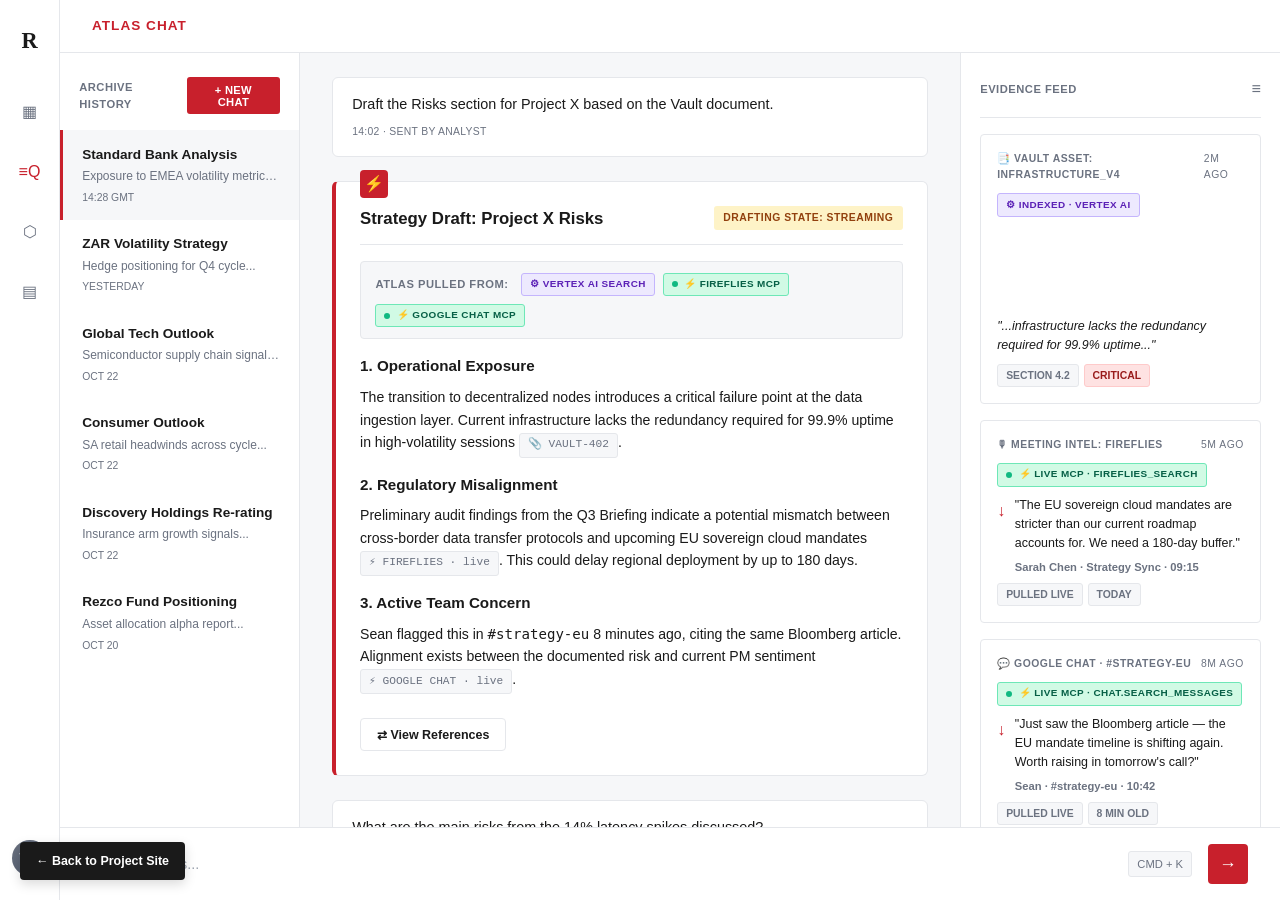
<file: prototypes/atlas-chat.html>
<!DOCTYPE html>
<html lang="en">
<head>
<meta charset="UTF-8">
<meta name="viewport" content="width=device-width, initial-scale=1.0">
<title>Atlas — Chat</title>
<link rel="stylesheet" href="atlas.css">
<style>
.app-chat {
    display: grid;
    grid-template-columns: 60px 1fr;
    height: 100vh;
}
.mini-sidebar {
    background: white;
    border-right: 1px solid var(--rezco-border);
    display: flex;
    flex-direction: column;
    align-items: center;
    padding: 1.5rem 0;
    gap: 1.5rem;
}
.mini-sidebar .logo {
    font-family: Georgia, serif;
    font-size: 1.4rem;
    font-weight: 700;
    color: var(--rezco-text);
    margin-bottom: 0.8rem;
}
.mini-sidebar .nav-icon {
    width: 36px;
    height: 36px;
    display: flex;
    align-items: center;
    justify-content: center;
    color: var(--rezco-text-light);
    cursor: pointer;
    border-radius: 4px;
    text-decoration: none;
}
.mini-sidebar .nav-icon:hover {
    background: var(--rezco-bg-light);
    color: var(--rezco-red);
}
.mini-sidebar .user {
    margin-top: auto;
    width: 36px;
    height: 36px;
    border-radius: 50%;
    background: linear-gradient(135deg, #6b7280, #4a5568);
    display: flex;
    align-items: center;
    justify-content: center;
    color: white;
    font-weight: 700;
    font-size: 0.75rem;
}
.chat-page {
    display: flex;
    flex-direction: column;
    height: 100vh;
    overflow: hidden;
}
.chat-page-header {
    padding: 1rem 2rem;
    background: white;
    border-bottom: 1px solid var(--rezco-border);
}
.chat-page-header h2 {
    color: var(--rezco-red);
    font-size: 0.85rem;
    text-transform: uppercase;
    letter-spacing: 1px;
    font-weight: 700;
}
.chat-page-body {
    flex: 1;
    display: grid;
    grid-template-columns: 240px 1fr 320px;
    overflow: hidden;
}
@media (max-width: 1100px) {
    .chat-page-body { grid-template-columns: 200px 1fr 280px; }
}
@media (max-width: 900px) {
    .chat-page-body { grid-template-columns: 1fr; }
    .chat-archive, .evidence-feed { display: none; }
}
</style>
</head>
<body>

<div class="app-chat">

    <!-- MINI SIDEBAR -->
    <aside class="mini-sidebar">
        <div class="logo">R</div>
        <a href="home.html" class="nav-icon" title="Home">▦</a>
        <a href="atlas-chat.html" class="nav-icon" title="Chat" style="color:var(--rezco-red);">≡Q</a>
        <a href="intelligence.html" class="nav-icon" title="Intelligence">⬡</a>
        <a href="document.html" class="nav-icon" title="Documents">▤</a>
        <div class="user">WB</div>
    </aside>

    <div class="chat-page">
        <div class="chat-page-header">
            <h2>Atlas Chat</h2>
        </div>

        <div class="chat-page-body">

            <!-- ARCHIVE HISTORY -->
            <aside class="chat-archive">
                <div class="chat-archive-header">
                    <span class="label">Archive History</span>
                    <button class="btn-new-chat">+ New Chat</button>
                </div>
                <div class="archive-item active">
                    <div class="title">Standard Bank Analysis</div>
                    <div class="preview">Exposure to EMEA volatility metrics...</div>
                    <div class="timestamp">14:28 GMT</div>
                </div>
                <div class="archive-item">
                    <div class="title">ZAR Volatility Strategy</div>
                    <div class="preview">Hedge positioning for Q4 cycle...</div>
                    <div class="timestamp">Yesterday</div>
                </div>
                <div class="archive-item">
                    <div class="title">Global Tech Outlook</div>
                    <div class="preview">Semiconductor supply chain signals...</div>
                    <div class="timestamp">Oct 22</div>
                </div>
                <div class="archive-item">
                    <div class="title">Consumer Outlook</div>
                    <div class="preview">SA retail headwinds across cycle...</div>
                    <div class="timestamp">Oct 22</div>
                </div>
                <div class="archive-item">
                    <div class="title">Discovery Holdings Re-rating</div>
                    <div class="preview">Insurance arm growth signals...</div>
                    <div class="timestamp">Oct 22</div>
                </div>
                <div class="archive-item">
                    <div class="title">Rezco Fund Positioning</div>
                    <div class="preview">Asset allocation alpha report...</div>
                    <div class="timestamp">Oct 20</div>
                </div>
            </aside>

            <!-- MAIN CHAT -->
            <main class="chat-main">

                <div class="user-message">
                    Draft the Risks section for Project X based on the Vault document.
                    <div class="meta">14:02 · Sent by Analyst</div>
                </div>

                <div class="agent-message">
                    <div class="lightning-icon">⚡</div>
                    <div class="agent-message-header">
                        <h3>Strategy Draft: Project X Risks</h3>
                        <span class="streaming-badge">Drafting State: Streaming</span>
                    </div>

                    <div class="atlas-sources">
                        <span class="atlas-sources-label">Atlas pulled from:</span>
                        <span class="source-badge indexed">⚙ Vertex AI Search</span>
                        <span class="source-badge live">⚡ Fireflies MCP</span>
                        <span class="source-badge live">⚡ Google Chat MCP</span>
                    </div>

                    <h4>1. Operational Exposure</h4>
                    <p>The transition to decentralized nodes introduces a critical failure point at the data ingestion layer. Current infrastructure lacks the redundancy required for 99.9% uptime in high-volatility sessions <span class="citation">📎 VAULT-402</span>.</p>

                    <h4>2. Regulatory Misalignment</h4>
                    <p>Preliminary audit findings from the Q3 Briefing indicate a potential mismatch between cross-border data transfer protocols and upcoming EU sovereign cloud mandates <span class="citation">⚡ FIREFLIES · live</span>. This could delay regional deployment by up to 180 days.</p>

                    <h4>3. Active Team Concern</h4>
                    <p>Sean flagged this in <code>#strategy-eu</code> 8 minutes ago, citing the same Bloomberg article. Alignment exists between the documented risk and current PM sentiment <span class="citation">⚡ GOOGLE CHAT · live</span>.</p>

                    <button class="btn-references">⇄ View References</button>
                </div>

                <div class="user-message">
                    What are the main risks from the 14% latency spikes discussed?
                    <div class="meta">Warren Buffet · 14:22 GMT</div>
                </div>

                <div class="analysis-card">
                    <div class="analysis-header">
                        <span class="icon">●</span> Atlas Analysis
                    </div>

                    <div class="analysis-grid">
                        <div>
                            <h2 class="analysis-title">Latency Anomaly Analysis <span class="risk-tag">High Risk</span></h2>
                            <div class="analysis-meta">Event: Alpha-6 Cluster Stress Test · Timestamp: 14:02 - 14:08</div>
                            <p style="font-size:0.85rem;line-height:1.6;color:var(--rezco-text);">The 14% latency spikes observed during the Alpha-6 integration represent a critical "signal disconnect" between the consensus layer and the execution engine. Based on the transcript synthesis, three primary risks have been identified:</p>

                            <div class="network-health">
                                <div class="label">
                                    <span class="name">Network Health Index</span>
                                    <span class="value">72.4 <span class="delta">(-14.2%)</span></span>
                                </div>
                                <div class="bar-chart">
                                    <div class="bar" style="height:60%;"></div>
                                    <div class="bar" style="height:55%;"></div>
                                    <div class="bar" style="height:50%;"></div>
                                    <div class="bar danger" style="height:35%;"></div>
                                    <div class="bar danger" style="height:25%;"></div>
                                    <div class="bar" style="height:55%;"></div>
                                    <div class="bar" style="height:60%;"></div>
                                    <div class="bar" style="height:65%;"></div>
                                    <div class="bar" style="height:70%;"></div>
                                    <div class="bar" style="height:75%;"></div>
                                    <div class="bar" style="height:72%;"></div>
                                    <div class="bar" style="height:78%;"></div>
                                </div>
                            </div>
                        </div>

                        <div class="transcript-segments">
                            <h5>Verified Transcript Segments</h5>
                            <div class="transcript-quote">"...the 14% drop is not just a rounding error, it's a structural bottleneck in the P2P layer..."</div>
                            <div class="transcript-attribution"><span>Chief Architect</span><span>14:04:12</span></div>
                            <div class="transcript-quote">"...if we don't patch the Alpha-6 sequencer by EOD, the latency will cascade into the primary vault..."</div>
                            <div class="transcript-attribution"><span>Systems Lead</span><span>14:07:45</span></div>
                        </div>
                    </div>

                    <div class="action-row">
                        <div class="action-button">
                            <span class="label">⊙ Priority Action</span>
                            <div class="name">Review Validator Incentives</div>
                        </div>
                        <div class="action-button">
                            <span class="label">⚡ Suggested Query</span>
                            <div class="name">Simulate Cluster Rollback</div>
                        </div>
                    </div>
                </div>

                <div style="height:60px;"></div>
            </main>

            <!-- EVIDENCE FEED -->
            <aside class="evidence-feed">
                <div class="evidence-feed-header">
                    <span class="label">Evidence Feed</span>
                    <span style="color:var(--rezco-text-light);">≡</span>
                </div>

                <div class="evidence-card">
                    <div class="label">
                        <span>📑 Vault Asset: Infrastructure_v4</span>
                        <span class="ago">2m ago</span>
                    </div>
                    <span class="source-badge indexed">⚙ Indexed · Vertex AI</span>
                    <div class="chart-mock"></div>
                    <div class="quote">"...infrastructure lacks the redundancy required for 99.9% uptime..."</div>
                    <div class="badges">
                        <span class="mini-badge">Section 4.2</span>
                        <span class="mini-badge critical">Critical</span>
                    </div>
                </div>

                <div class="evidence-card">
                    <div class="label">
                        <span>🎙 Meeting Intel: Fireflies</span>
                        <span class="ago">5m ago</span>
                    </div>
                    <span class="source-badge live">⚡ Live MCP · fireflies_search</span>
                    <div class="analyst-quote">
                        <span class="arrow">↓</span>
                        <div>
                            <div class="text">"The EU sovereign cloud mandates are stricter than our current roadmap accounts for. We need a 180-day buffer."</div>
                            <div class="analyst-name">Sarah Chen · Strategy Sync · 09:15</div>
                        </div>
                    </div>
                    <div class="badges" style="margin-top:0.5rem;">
                        <span class="mini-badge">Pulled Live</span>
                        <span class="mini-badge">Today</span>
                    </div>
                </div>

                <div class="evidence-card">
                    <div class="label">
                        <span>💬 Google Chat · #strategy-eu</span>
                        <span class="ago">8m ago</span>
                    </div>
                    <span class="source-badge live">⚡ Live MCP · chat.search_messages</span>
                    <div class="analyst-quote">
                        <span class="arrow">↓</span>
                        <div>
                            <div class="text">"Just saw the Bloomberg article — the EU mandate timeline is shifting again. Worth raising in tomorrow's call?"</div>
                            <div class="analyst-name">Sean · #strategy-eu · 10:42</div>
                        </div>
                    </div>
                    <div class="badges" style="margin-top:0.5rem;">
                        <span class="mini-badge">Pulled Live</span>
                        <span class="mini-badge">8 min old</span>
                    </div>
                </div>

                <div class="evidence-card alert">
                    <div class="alert-title">Active Mismatch Detected · 12m ago</div>
                    <div class="alert-headline">Fiscal Conflict</div>
                    <div class="quote" style="font-style:normal;font-size:0.78rem;margin-top:0.4rem;">Budget allocation for Project X (2.4M) does not align with proposed risk mitigation costs (3.1M).</div>
                    <div class="reconcile-link" style="margin-top:0.6rem;">Reconcile Now →</div>
                </div>
            </aside>
        </div>

        <div class="chat-input-bar">
            <span style="color:var(--rezco-text-light);">📎</span>
            <input type="text" placeholder="Ask Atlas..." />
            <span class="kbd">CMD + K</span>
            <button class="btn-send">→</button>
        </div>
    </div>
</div>

<a href="../index.html" class="back-link">← Back to Project Site</a>

<script>
// Active item switching
document.querySelectorAll('.archive-item').forEach(item => {
    item.addEventListener('click', () => {
        document.querySelectorAll('.archive-item').forEach(i => i.classList.remove('active'));
        item.classList.add('active');
    });
});

// Citation hover handler
document.querySelectorAll('.citation').forEach(c => {
    c.addEventListener('click', () => {
        alert('Reference: ' + c.textContent);
    });
});
</script>

</body>
</html>
</file>
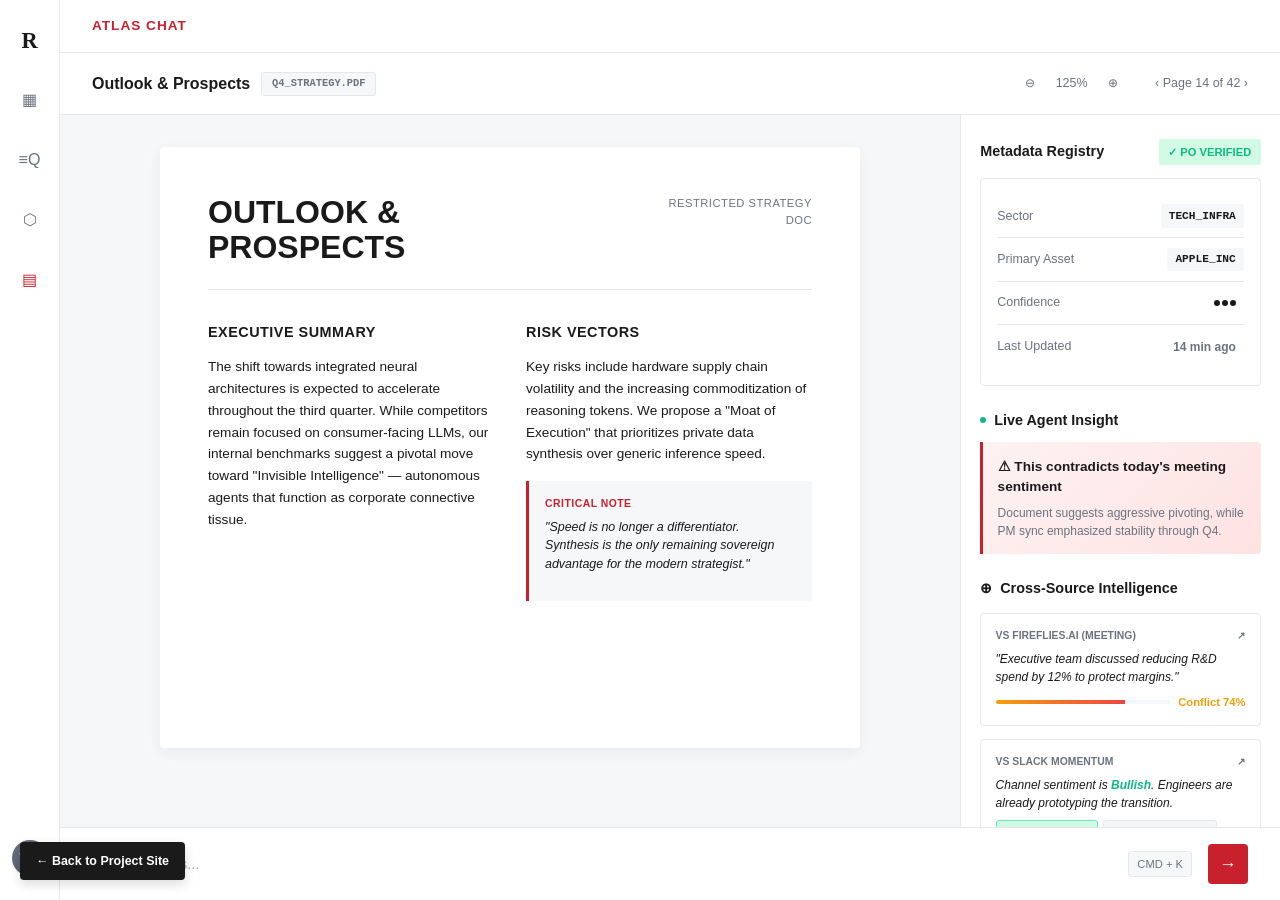
<file: prototypes/document.html>
<!DOCTYPE html>
<html lang="en">
<head>
<meta charset="UTF-8">
<meta name="viewport" content="width=device-width, initial-scale=1.0">
<title>Atlas — Document Viewer</title>
<link rel="stylesheet" href="atlas.css">
<style>
.app-doc {
    display: grid;
    grid-template-columns: 60px 1fr;
    height: 100vh;
}
.mini-sidebar {
    background: white;
    border-right: 1px solid var(--rezco-border);
    display: flex;
    flex-direction: column;
    align-items: center;
    padding: 1.5rem 0;
    gap: 1.5rem;
}
.mini-sidebar .logo {
    font-family: Georgia, serif;
    font-size: 1.4rem;
    font-weight: 700;
    color: var(--rezco-text);
}
.mini-sidebar .nav-icon {
    width: 36px;
    height: 36px;
    display: flex;
    align-items: center;
    justify-content: center;
    color: var(--rezco-text-light);
    cursor: pointer;
    border-radius: 4px;
    text-decoration: none;
}
.mini-sidebar .nav-icon:hover {
    background: var(--rezco-bg-light);
    color: var(--rezco-red);
}
.mini-sidebar .user {
    margin-top: auto;
    width: 36px;
    height: 36px;
    border-radius: 50%;
    background: linear-gradient(135deg, #6b7280, #4a5568);
    display: flex;
    align-items: center;
    justify-content: center;
    color: white;
    font-weight: 700;
    font-size: 0.75rem;
}
.doc-page-wrapper {
    display: flex;
    flex-direction: column;
    height: 100vh;
    overflow: hidden;
}
.doc-header-top {
    padding: 1rem 2rem;
    background: white;
    border-bottom: 1px solid var(--rezco-border);
}
.doc-header-top h2 {
    color: var(--rezco-red);
    font-size: 0.85rem;
    text-transform: uppercase;
    letter-spacing: 1px;
    font-weight: 700;
}
@media (max-width: 900px) {
    .doc-layout { grid-template-columns: 1fr; }
    .doc-toolbar { flex-direction: column; gap: 0.5rem; align-items: flex-start; }
}
</style>
</head>
<body>

<div class="app-doc">

    <aside class="mini-sidebar">
        <div class="logo">R</div>
        <a href="home.html" class="nav-icon" title="Home">▦</a>
        <a href="atlas-chat.html" class="nav-icon" title="Chat">≡Q</a>
        <a href="intelligence.html" class="nav-icon" title="Intelligence">⬡</a>
        <a href="document.html" class="nav-icon" title="Documents" style="color:var(--rezco-red);">▤</a>
        <div class="user">WB</div>
    </aside>

    <div class="doc-page-wrapper">
        <div class="doc-header-top">
            <h2>Atlas Chat</h2>
        </div>

        <div class="doc-toolbar">
            <div class="doc-title">
                <h3>Outlook & Prospects</h3>
                <span class="doc-tag">Q4_STRATEGY.PDF</span>
            </div>
            <div class="doc-controls">
                <span class="control">⊖</span>
                <span>125%</span>
                <span class="control">⊕</span>
                <span style="margin-left:1rem;">‹ Page 14 of 42 ›</span>
            </div>
        </div>

        <div class="doc-layout">
            <main class="doc-main">

                <div class="doc-page">
                    <div class="doc-page-header">
                        <h1 class="doc-page-title">Outlook &<br>Prospects</h1>
                        <div class="doc-page-meta">Restricted Strategy<br>Doc</div>
                    </div>

                    <div class="doc-columns">
                        <div class="doc-col">
                            <h4>Executive Summary</h4>
                            <p>The shift towards integrated neural architectures is expected to accelerate throughout the third quarter. While competitors remain focused on consumer-facing LLMs, our internal benchmarks suggest a pivotal move toward "Invisible Intelligence" — autonomous agents that function as corporate connective tissue.</p>
                            <div class="doc-chart"></div>
                        </div>
                        <div class="doc-col">
                            <h4>Risk Vectors</h4>
                            <p>Key risks include hardware supply chain volatility and the increasing commoditization of reasoning tokens. We propose a "Moat of Execution" that prioritizes private data synthesis over generic inference speed.</p>
                            <div class="critical-note">
                                <div class="label">Critical Note</div>
                                <p>"Speed is no longer a differentiator. Synthesis is the only remaining sovereign advantage for the modern strategist."</p>
                            </div>
                        </div>
                    </div>
                </div>

            </main>

            <aside class="intel-panel">

                <div class="intel-section">
                    <div style="display:flex;justify-content:space-between;align-items:center;margin-bottom:0.8rem;">
                        <div class="intel-section-title" style="margin-bottom:0;">Metadata Registry</div>
                        <span class="po-verified">✓ PO Verified</span>
                    </div>

                    <div class="metadata-registry">
                        <div class="metadata-row">
                            <span class="key">Sector</span>
                            <span class="value">TECH_INFRA</span>
                        </div>
                        <div class="metadata-row">
                            <span class="key">Primary Asset</span>
                            <span class="value">APPLE_INC</span>
                        </div>
                        <div class="metadata-row">
                            <span class="key">Confidence</span>
                            <span class="value" style="background:none;font-family:inherit;">
                                <span class="dots"><span class="dot"></span><span class="dot"></span><span class="dot"></span></span>
                            </span>
                        </div>
                        <div class="metadata-row">
                            <span class="key">Last Updated</span>
                            <span class="value" style="background:none;font-family:inherit;font-size:0.75rem;color:var(--rezco-text-light);">14 min ago</span>
                        </div>
                    </div>
                </div>

                <div class="intel-section">
                    <div class="intel-section-title">
                        <span class="live-dot"></span> Live Agent Insight
                    </div>

                    <div style="background:linear-gradient(135deg,#fef2f2,#fee2e2);border-left:3px solid var(--rezco-red);padding:0.9rem;border-radius:0 4px 4px 0;">
                        <h4 style="font-size:0.85rem;font-weight:700;color:var(--rezco-text);margin-bottom:0.4rem;">⚠ This contradicts today's meeting sentiment</h4>
                        <p style="font-size:0.75rem;color:var(--rezco-text-light);line-height:1.5;">Document suggests aggressive pivoting, while PM sync emphasized stability through Q4.</p>
                    </div>
                </div>

                <div class="intel-section">
                    <div class="intel-section-title">
                        <span>⊕</span> Cross-Source Intelligence
                    </div>

                    <div class="cross-source">
                        <div class="cross-source-header">
                            <span>vs Fireflies.ai (Meeting)</span>
                            <span style="color:var(--rezco-text-light);">↗</span>
                        </div>
                        <p>"Executive team discussed reducing R&D spend by 12% to protect margins."</p>
                        <div class="conflict-bar">
                            <div class="bar"><div class="fill" style="width:74%;"></div></div>
                            <span class="value">Conflict 74%</span>
                        </div>
                    </div>

                    <div class="cross-source">
                        <div class="cross-source-header">
                            <span>vs Slack Momentum</span>
                            <span style="color:var(--rezco-text-light);">↗</span>
                        </div>
                        <p>Channel sentiment is <strong style="color:var(--success);">Bullish</strong>. Engineers are already prototyping the transition.</p>
                        <div class="cross-source-tags">
                            <span class="tag-pill success">High Vibe Sync</span>
                            <span class="tag-pill">#product-alpha</span>
                        </div>
                    </div>
                </div>
            </aside>
        </div>

        <div class="chat-input-bar">
            <span style="color:var(--rezco-text-light);">📎</span>
            <input type="text" placeholder="Ask Atlas..." />
            <span class="kbd">CMD + K</span>
            <button class="btn-send">→</button>
        </div>
    </div>
</div>

<a href="../index.html" class="back-link">← Back to Project Site</a>

</body>
</html>
</file>
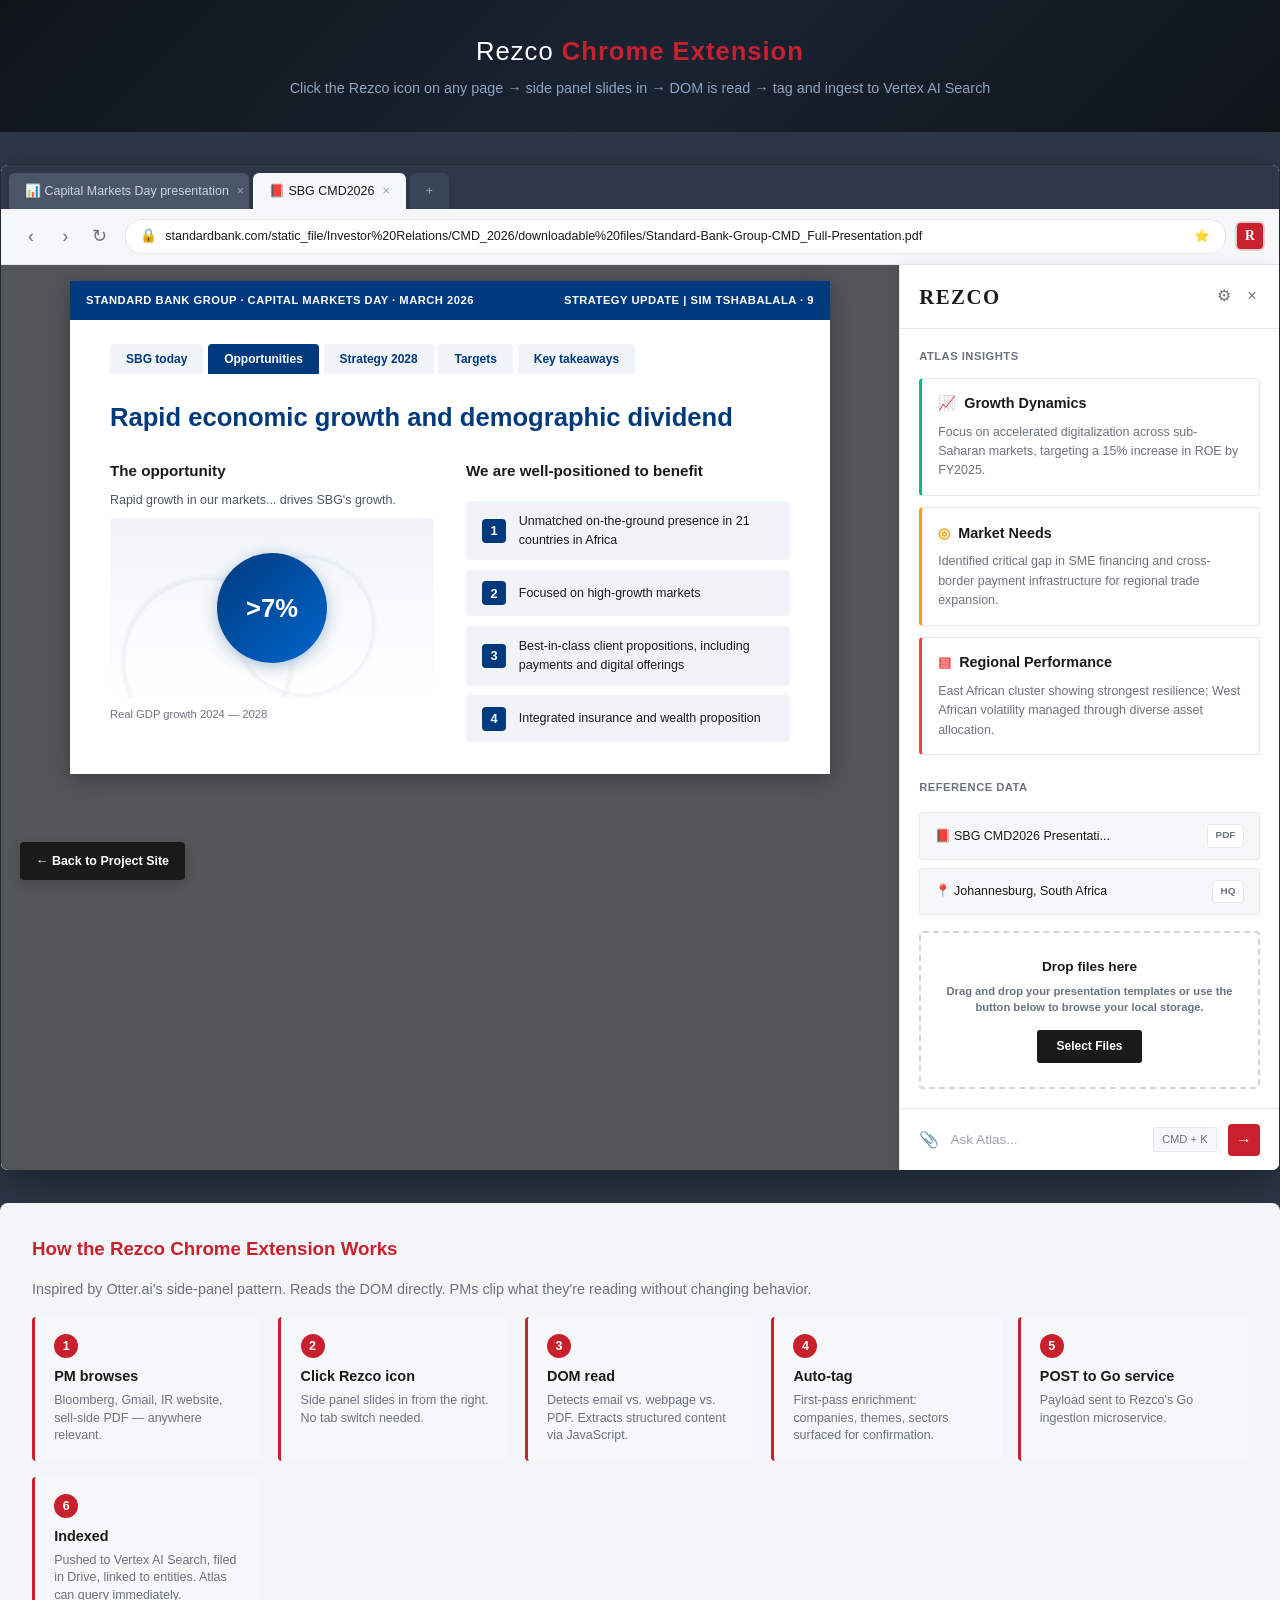
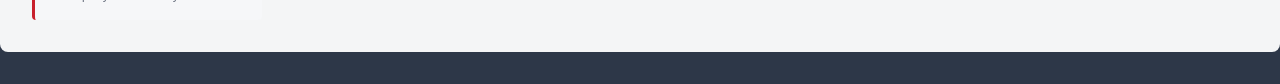
<file: prototypes/extension.html>
<!DOCTYPE html>
<html lang="en">
<head>
<meta charset="UTF-8">
<meta name="viewport" content="width=device-width, initial-scale=1.0">
<title>Rezco Chrome Extension Preview</title>
<link rel="stylesheet" href="atlas.css">
<style>
body {
    background: #2d3748;
    padding: 0;
    min-height: 100vh;
}

.preview-header {
    background: linear-gradient(135deg, #0f1419 0%, #1a2332 50%, #0f1419 100%);
    color: white;
    padding: 2rem;
    text-align: center;
}
.preview-header h1 {
    font-size: 1.6rem;
    font-weight: 300;
    letter-spacing: 1px;
}
.preview-header h1 span { color: var(--rezco-red); font-weight: 700; }
.preview-header p {
    font-size: 0.9rem;
    color: #8da4c2;
    margin-top: 0.5rem;
}

.browser-frame {
    max-width: 1500px;
    margin: 2rem auto;
    background: white;
    border-radius: 8px;
    box-shadow: 0 12px 40px rgba(0,0,0,0.4);
    overflow: hidden;
    border: 1px solid #1f2937;
}

.browser-tabs-bar {
    background: #2d3748;
    padding: 0.5rem 0.5rem 0;
    display: flex;
    align-items: flex-end;
    gap: 4px;
}

.browser-tab {
    background: #4a5568;
    color: #cbd5e1;
    padding: 0.55rem 1rem;
    border-radius: 6px 6px 0 0;
    font-size: 0.78rem;
    flex-shrink: 0;
    display: flex;
    align-items: center;
    gap: 0.5rem;
    max-width: 240px;
    white-space: nowrap;
    overflow: hidden;
    text-overflow: ellipsis;
}

.browser-tab.active {
    background: #f6f7f9;
    color: #1a1a1a;
}

.browser-tab .close {
    margin-left: auto;
    color: #94a3b8;
    cursor: pointer;
}

.browser-toolbar {
    background: #f6f7f9;
    padding: 0.6rem 1rem;
    display: flex;
    align-items: center;
    gap: 0.7rem;
    border-bottom: 1px solid var(--rezco-border);
}

.browser-nav-btns {
    display: flex;
    gap: 0.4rem;
    color: #6b7280;
    font-size: 1.1rem;
}

.browser-nav-btns .btn {
    width: 28px;
    height: 28px;
    display: flex;
    align-items: center;
    justify-content: center;
    cursor: pointer;
    border-radius: 4px;
}

.browser-nav-btns .btn:hover {
    background: #e5e7eb;
}

.browser-url-bar {
    flex: 1;
    background: white;
    border: 1px solid var(--rezco-border);
    padding: 0.4rem 0.9rem;
    border-radius: 16px;
    color: #1a1a1a;
    font-size: 0.78rem;
    display: flex;
    align-items: center;
    gap: 0.5rem;
}

.browser-url-bar .lock {
    color: #6b7280;
    font-size: 0.85rem;
}

.browser-url-bar .url-text {
    flex: 1;
    overflow: hidden;
    text-overflow: ellipsis;
    white-space: nowrap;
}

.browser-extensions {
    display: flex;
    gap: 0.5rem;
    align-items: center;
}

.ext-icon {
    width: 26px;
    height: 26px;
    background: var(--rezco-red);
    color: white;
    border-radius: 4px;
    display: flex;
    align-items: center;
    justify-content: center;
    font-family: Georgia, serif;
    font-weight: 700;
    font-size: 0.85rem;
    cursor: pointer;
    box-shadow: 0 0 0 2px rgba(200,32,44,0.2);
    animation: pulse-icon 2s infinite;
}

@keyframes pulse-icon {
    0%, 100% { box-shadow: 0 0 0 2px rgba(200,32,44,0.2); }
    50% { box-shadow: 0 0 0 5px rgba(200,32,44,0.4); }
}

.browser-content-area {
    display: grid;
    grid-template-columns: 1fr 380px;
    background: white;
    min-height: 700px;
}

@media (max-width: 1100px) {
    .browser-content-area { grid-template-columns: 1fr 340px; }
}
@media (max-width: 900px) {
    .browser-content-area { grid-template-columns: 1fr; }
    .ext-side-panel { display: none; }
}

/* Mock PDF page */
.pdf-page-area {
    background: #525659;
    padding: 1rem;
    overflow-y: auto;
}

.pdf-thumbnails {
    display: none;
}

.pdf-document {
    background: white;
    max-width: 760px;
    margin: 0 auto;
    padding: 2rem 2.5rem;
    box-shadow: 0 4px 20px rgba(0,0,0,0.3);
}

.sb-header {
    background: #003a7e;
    color: white;
    padding: 0.7rem 1rem;
    display: flex;
    justify-content: space-between;
    align-items: center;
    margin: -2rem -2.5rem 1.5rem;
    font-size: 0.7rem;
    text-transform: uppercase;
    letter-spacing: 0.5px;
    font-weight: 700;
}

.sb-tabs {
    display: flex;
    gap: 0.3rem;
    margin-bottom: 1.5rem;
}

.sb-tab {
    background: #f0f4f8;
    border: none;
    padding: 0.5rem 1rem;
    border-radius: 4px 4px 0 0;
    font-size: 0.75rem;
    color: #003a7e;
    font-weight: 600;
    cursor: pointer;
}

.sb-tab.active {
    background: #003a7e;
    color: white;
}

.sb-title {
    color: #003a7e;
    font-size: 1.6rem;
    font-weight: 700;
    margin-bottom: 1.5rem;
}

.sb-content-grid {
    display: grid;
    grid-template-columns: 1fr 1fr;
    gap: 2rem;
    align-items: start;
}

.sb-opportunity h4 {
    font-size: 0.95rem;
    color: #1a1a1a;
    margin-bottom: 0.5rem;
}

.sb-chart-mock {
    background: linear-gradient(180deg, #f0f4f8, #ffffff);
    height: 180px;
    border-radius: 4px;
    display: flex;
    align-items: center;
    justify-content: center;
    margin: 0.5rem 0;
    position: relative;
}

.sb-chart-mock::before {
    content: '';
    position: absolute;
    inset: 0;
    background-image:
        radial-gradient(circle at 30% 80%, transparent 30%, rgba(0,58,126,0.05) 31%, transparent 33%),
        radial-gradient(circle at 60% 60%, transparent 30%, rgba(0,58,126,0.05) 31%, transparent 33%);
}

.sb-percent-circle {
    width: 110px;
    height: 110px;
    border-radius: 50%;
    background: linear-gradient(135deg, #003a7e, #0066cc);
    color: white;
    display: flex;
    align-items: center;
    justify-content: center;
    font-size: 1.6rem;
    font-weight: 800;
    box-shadow: 0 4px 16px rgba(0,58,126,0.3);
}

.sb-bullets {
    display: flex;
    flex-direction: column;
    gap: 0.6rem;
}

.sb-bullet {
    background: #f0f4f8;
    border-radius: 4px;
    padding: 0.7rem 1rem;
    display: flex;
    align-items: center;
    gap: 0.8rem;
    font-size: 0.78rem;
    color: #1a1a1a;
}

.sb-bullet .number {
    width: 24px;
    height: 24px;
    background: #003a7e;
    color: white;
    border-radius: 4px;
    display: flex;
    align-items: center;
    justify-content: center;
    font-weight: 700;
    font-size: 0.8rem;
    flex-shrink: 0;
}

/* EXTENSION SIDE PANEL */
.ext-side-panel {
    background: white;
    border-left: 1px solid var(--rezco-border);
    display: flex;
    flex-direction: column;
    box-shadow: -4px 0 16px rgba(0,0,0,0.05);
}

.ext-panel-header {
    padding: 1rem 1.2rem;
    display: flex;
    align-items: center;
    justify-content: space-between;
    border-bottom: 1px solid var(--rezco-border);
}

.ext-panel-logo {
    font-family: Georgia, serif;
    font-weight: 700;
    font-size: 1.3rem;
    color: var(--rezco-text);
    letter-spacing: 1.5px;
}

.ext-panel-actions {
    display: flex;
    gap: 0.6rem;
    color: var(--rezco-text-light);
    font-size: 1rem;
}

.ext-panel-actions span {
    cursor: pointer;
    padding: 0.2rem;
}

.ext-panel-body {
    flex: 1;
    padding: 1.2rem;
    overflow-y: auto;
}

.ext-panel-body .section-label {
    font-size: 0.7rem;
    text-transform: uppercase;
    letter-spacing: 0.5px;
    color: var(--rezco-text-light);
    font-weight: 700;
    margin-bottom: 0.8rem;
}

.insight-card {
    background: white;
    border: 1px solid var(--rezco-border);
    border-radius: 4px;
    padding: 0.9rem 1rem;
    margin-bottom: 0.7rem;
    border-left: 3px solid transparent;
    transition: all 0.2s;
}

.insight-card.green { border-left-color: var(--success); }
.insight-card.amber { border-left-color: var(--warning); }
.insight-card.red { border-left-color: var(--danger); }

.insight-card:hover {
    box-shadow: 0 2px 8px rgba(0,0,0,0.06);
}

.insight-card h4 {
    display: flex;
    align-items: center;
    gap: 0.5rem;
    font-size: 0.9rem;
    font-weight: 700;
    color: var(--rezco-text);
    margin-bottom: 0.5rem;
}

.insight-card h4 .icon {
    font-size: 0.9rem;
}
.insight-card.green h4 .icon { color: var(--success); }
.insight-card.amber h4 .icon { color: var(--warning); }
.insight-card.red h4 .icon { color: var(--danger); }

.insight-card p {
    font-size: 0.78rem;
    color: var(--rezco-text-light);
    line-height: 1.55;
}

.reference-list {
    margin-top: 1rem;
}

.reference-item {
    background: var(--rezco-bg-light);
    border: 1px solid var(--rezco-border);
    padding: 0.7rem 0.9rem;
    border-radius: 3px;
    font-size: 0.78rem;
    color: var(--rezco-text);
    display: flex;
    align-items: center;
    justify-content: space-between;
    margin-bottom: 0.5rem;
}

.reference-item .name {
    display: flex;
    align-items: center;
    gap: 0.5rem;
    overflow: hidden;
    text-overflow: ellipsis;
    white-space: nowrap;
}

.reference-item .pill {
    background: white;
    padding: 0.2rem 0.5rem;
    font-size: 0.62rem;
    border-radius: 3px;
    text-transform: uppercase;
    font-weight: 700;
    color: var(--rezco-text-light);
    border: 1px solid var(--rezco-border);
    flex-shrink: 0;
}

.dropzone {
    border: 2px dashed var(--rezco-border-dark);
    border-radius: 4px;
    padding: 1.5rem 1rem;
    text-align: center;
    margin-top: 1rem;
    cursor: pointer;
    transition: all 0.2s;
}

.dropzone:hover {
    border-color: var(--rezco-red);
    background: #fef9f9;
}

.dropzone p {
    font-size: 0.85rem;
    color: var(--rezco-text);
    font-weight: 700;
    margin-bottom: 0.4rem;
}

.dropzone .sub {
    font-size: 0.7rem;
    color: var(--rezco-text-light);
    line-height: 1.4;
    margin-bottom: 0.9rem;
}

.btn-select-files {
    background: var(--rezco-text);
    color: white;
    border: none;
    padding: 0.6rem 1.2rem;
    font-size: 0.75rem;
    font-weight: 700;
    border-radius: 3px;
    cursor: pointer;
}

.btn-select-files:hover {
    background: var(--rezco-red);
}

.ext-panel-input {
    border-top: 1px solid var(--rezco-border);
    padding: 0.9rem 1.2rem;
    display: flex;
    align-items: center;
    gap: 0.7rem;
}

.ext-panel-input span.attach {
    color: var(--rezco-text-light);
}

.ext-panel-input input {
    flex: 1;
    border: none;
    outline: none;
    font-size: 0.85rem;
    color: var(--rezco-text);
    padding: 0.3rem 0;
}

.ext-panel-input input::placeholder {
    color: #9ca3af;
}

.btn-send-mini {
    background: var(--rezco-red);
    color: white;
    width: 32px;
    height: 32px;
    border: none;
    border-radius: 4px;
    cursor: pointer;
    display: flex;
    align-items: center;
    justify-content: center;
    font-size: 0.95rem;
}

/* Tooltip explainer */
.explainer {
    max-width: 1500px;
    margin: 1rem auto 2rem;
    background: rgba(255,255,255,0.95);
    border-radius: 8px;
    padding: 2rem;
    color: var(--rezco-text);
}

.explainer h3 {
    color: var(--rezco-red);
    margin-bottom: 1rem;
}

.explainer-grid {
    display: grid;
    grid-template-columns: repeat(auto-fit, minmax(220px, 1fr));
    gap: 1rem;
    margin-top: 1rem;
}

.explainer-step {
    background: var(--rezco-bg-light);
    padding: 1rem 1.2rem;
    border-radius: 4px;
    border-left: 3px solid var(--rezco-red);
}

.explainer-step .num {
    display: inline-block;
    background: var(--rezco-red);
    color: white;
    width: 24px;
    height: 24px;
    border-radius: 50%;
    text-align: center;
    line-height: 24px;
    font-weight: 700;
    font-size: 0.78rem;
    margin-bottom: 0.5rem;
}

.explainer-step h4 {
    font-size: 0.9rem;
    margin-bottom: 0.3rem;
}

.explainer-step p {
    font-size: 0.78rem;
    color: var(--rezco-text-light);
    line-height: 1.4;
}
</style>
</head>
<body>

<div class="preview-header">
    <h1>Rezco <span>Chrome Extension</span></h1>
    <p>Click the Rezco icon on any page → side panel slides in → DOM is read → tag and ingest to Vertex AI Search</p>
</div>

<div class="browser-frame">

    <!-- Browser tabs -->
    <div class="browser-tabs-bar">
        <div class="browser-tab">📊 Capital Markets Day presentation <span class="close">×</span></div>
        <div class="browser-tab active">📕 SBG CMD2026 <span class="close">×</span></div>
        <div class="browser-tab" style="background:#3a4556;color:#94a3b8;">+</div>
    </div>

    <!-- Address bar -->
    <div class="browser-toolbar">
        <div class="browser-nav-btns">
            <span class="btn">‹</span>
            <span class="btn">›</span>
            <span class="btn">↻</span>
        </div>
        <div class="browser-url-bar">
            <span class="lock">🔒</span>
            <span class="url-text">standardbank.com/static_file/Investor%20Relations/CMD_2026/downloadable%20files/Standard-Bank-Group-CMD_Full-Presentation.pdf</span>
            <span style="color:#6b7280;">⭐</span>
        </div>
        <div class="browser-extensions">
            <div class="ext-icon" title="Rezco Atlas">R</div>
        </div>
    </div>

    <!-- Content -->
    <div class="browser-content-area">

        <!-- Mock PDF page -->
        <div class="pdf-page-area">
            <div class="pdf-document">
                <div class="sb-header">
                    <span>Standard Bank Group · Capital Markets Day · March 2026</span>
                    <span>Strategy Update | Sim Tshabalala · 9</span>
                </div>

                <div class="sb-tabs">
                    <button class="sb-tab">SBG today</button>
                    <button class="sb-tab active">Opportunities</button>
                    <button class="sb-tab">Strategy 2028</button>
                    <button class="sb-tab">Targets</button>
                    <button class="sb-tab">Key takeaways</button>
                </div>

                <h2 class="sb-title">Rapid economic growth and demographic dividend</h2>

                <div class="sb-content-grid">
                    <div class="sb-opportunity">
                        <h4>The opportunity</h4>
                        <p style="font-size:0.78rem;color:#4a5568;">Rapid growth in our markets... drives SBG's growth.</p>
                        <div class="sb-chart-mock">
                            <div class="sb-percent-circle">&gt;7%</div>
                        </div>
                        <p style="font-size:0.7rem;color:#6b7280;margin-top:0.4rem;">Real GDP growth 2024 — 2028</p>
                    </div>

                    <div class="sb-bullets">
                        <h4 style="font-size:0.95rem;color:#1a1a1a;margin-bottom:0.5rem;">We are well-positioned to benefit</h4>
                        <div class="sb-bullet"><span class="number">1</span> Unmatched on-the-ground presence in 21 countries in Africa</div>
                        <div class="sb-bullet"><span class="number">2</span> Focused on high-growth markets</div>
                        <div class="sb-bullet"><span class="number">3</span> Best-in-class client propositions, including payments and digital offerings</div>
                        <div class="sb-bullet"><span class="number">4</span> Integrated insurance and wealth proposition</div>
                    </div>
                </div>
            </div>
        </div>

        <!-- Rezco extension side panel -->
        <aside class="ext-side-panel">
            <div class="ext-panel-header">
                <div class="ext-panel-logo">REZCO</div>
                <div class="ext-panel-actions">
                    <span title="Settings">⚙</span>
                    <span title="Close">×</span>
                </div>
            </div>

            <div class="ext-panel-body">
                <div class="section-label">Atlas Insights</div>

                <div class="insight-card green">
                    <h4><span class="icon">📈</span> Growth Dynamics</h4>
                    <p>Focus on accelerated digitalization across sub-Saharan markets, targeting a 15% increase in ROE by FY2025.</p>
                </div>

                <div class="insight-card amber">
                    <h4><span class="icon">◎</span> Market Needs</h4>
                    <p>Identified critical gap in SME financing and cross-border payment infrastructure for regional trade expansion.</p>
                </div>

                <div class="insight-card red">
                    <h4><span class="icon">▤</span> Regional Performance</h4>
                    <p>East African cluster showing strongest resilience; West African volatility managed through diverse asset allocation.</p>
                </div>

                <div class="section-label" style="margin-top:1.5rem;">Reference Data</div>

                <div class="reference-list">
                    <div class="reference-item">
                        <div class="name">📕 SBG CMD2026 Presentati...</div>
                        <span class="pill">PDF</span>
                    </div>
                    <div class="reference-item">
                        <div class="name">📍 Johannesburg, South Africa</div>
                        <span class="pill">HQ</span>
                    </div>
                </div>

                <div class="dropzone">
                    <p>Drop files here</p>
                    <p class="sub">Drag and drop your presentation templates or use the button below to browse your local storage.</p>
                    <button class="btn-select-files">Select Files</button>
                </div>
            </div>

            <div class="ext-panel-input">
                <span class="attach">📎</span>
                <input type="text" placeholder="Ask Atlas..." />
                <span class="kbd">CMD + K</span>
                <button class="btn-send-mini">→</button>
            </div>
        </aside>
    </div>
</div>

<div class="explainer">
    <h3>How the Rezco Chrome Extension Works</h3>
    <p style="font-size:0.9rem;color:var(--rezco-text-light);">Inspired by Otter.ai's side-panel pattern. Reads the DOM directly. PMs clip what they're reading without changing behavior.</p>

    <div class="explainer-grid">
        <div class="explainer-step">
            <span class="num">1</span>
            <h4>PM browses</h4>
            <p>Bloomberg, Gmail, IR website, sell-side PDF — anywhere relevant.</p>
        </div>
        <div class="explainer-step">
            <span class="num">2</span>
            <h4>Click Rezco icon</h4>
            <p>Side panel slides in from the right. No tab switch needed.</p>
        </div>
        <div class="explainer-step">
            <span class="num">3</span>
            <h4>DOM read</h4>
            <p>Detects email vs. webpage vs. PDF. Extracts structured content via JavaScript.</p>
        </div>
        <div class="explainer-step">
            <span class="num">4</span>
            <h4>Auto-tag</h4>
            <p>First-pass enrichment: companies, themes, sectors surfaced for confirmation.</p>
        </div>
        <div class="explainer-step">
            <span class="num">5</span>
            <h4>POST to Go service</h4>
            <p>Payload sent to Rezco's Go ingestion microservice.</p>
        </div>
        <div class="explainer-step">
            <span class="num">6</span>
            <h4>Indexed</h4>
            <p>Pushed to Vertex AI Search, filed in Drive, linked to entities. Atlas can query immediately.</p>
        </div>
    </div>
</div>

<a href="../index.html" class="back-link">← Back to Project Site</a>

</body>
</html>
</file>
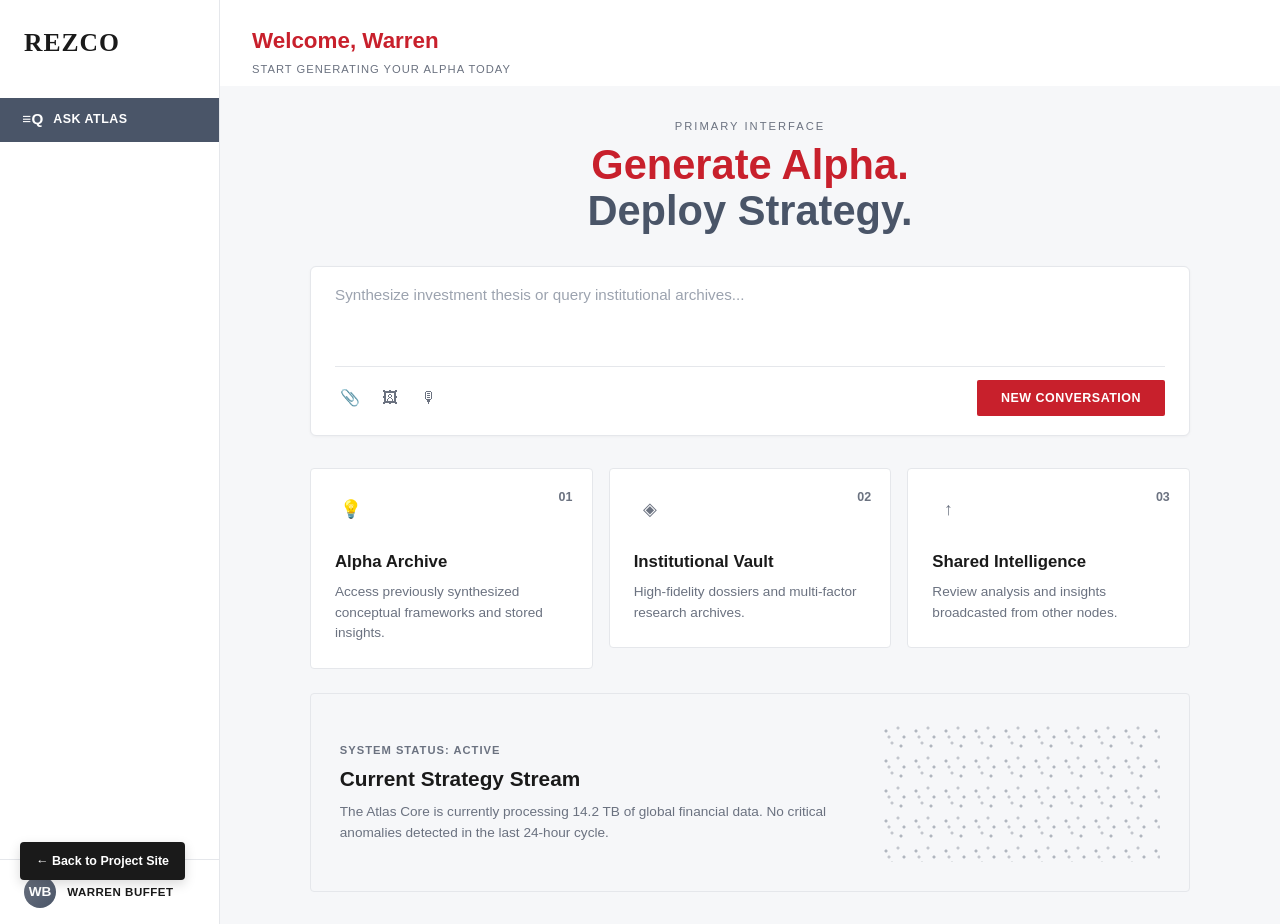
<file: prototypes/home.html>
<!doctype html>
<html lang="en">
  <head>
    <meta charset="UTF-8" />
    <meta name="viewport" content="width=device-width, initial-scale=1.0" />
    <title>Atlas — Ask Atlas</title>
    <link rel="stylesheet" href="atlas.css" />
  </head>
  <body>
    <div class="app">
      <!-- SIDEBAR -->
      <aside class="sidebar">
        <div class="sidebar-logo">REZCO</div>
        <nav class="sidebar-nav">
          <a href="home.html" class="sidebar-item active">
            <span class="icon">≡Q</span> Ask Atlas
          </a>
          <!-- <a href="intelligence.html" class="sidebar-item">
                <span class="icon">▦</span> Atlas Intelligence
            </a> -->
          <!-- <a href="document.html" class="sidebar-item">
                <span class="icon">▤</span> Index Mapper
            </a> -->
        </nav>
        <div class="sidebar-user">
          <div class="avatar">WB</div>
          <div class="name">Warren Buffet</div>
        </div>
      </aside>

      <!-- MAIN -->
      <main class="main">
        <div class="topbar">
          <div class="topbar-welcome">Welcome, Warren</div>
          <div class="topbar-subtitle">Start generating your alpha today</div>
        </div>

        <div class="content">
          <div class="hero-label">Primary Interface</div>
          <h1 class="hero-title">
            <span class="alpha">Generate Alpha.</span><br />
            <span class="strategy">Deploy Strategy.</span>
          </h1>

          <div class="chat-input-box">
            <textarea
              placeholder="Synthesize investment thesis or query institutional archives..."
            ></textarea>
            <div class="chat-input-actions">
              <div class="chat-input-icons">
                <span class="icon" title="Attach">📎</span>
                <span class="icon" title="Image">🖼</span>
                <span class="icon" title="Voice">🎙</span>
              </div>
              <button class="btn-primary" onclick="newConversation()">
                New Conversation
              </button>
            </div>
          </div>

          <div class="card-grid">
            <a
              href="atlas-chat.html"
              style="text-decoration: none; color: inherit"
            >
              <div class="feature-card">
                <div class="num">01</div>
                <div class="icon">💡</div>
                <h3>Alpha Archive</h3>
                <p>
                  Access previously synthesized conceptual frameworks and stored
                  insights.
                </p>
              </div>
            </a>
            <a
              href="document.html"
              style="text-decoration: none; color: inherit"
            >
              <div class="feature-card">
                <div class="num">02</div>
                <div class="icon">◈</div>
                <h3>Institutional Vault</h3>
                <p>
                  High-fidelity dossiers and multi-factor research archives.
                </p>
              </div>
            </a>
            <a
              href="intelligence.html"
              style="text-decoration: none; color: inherit"
            >
              <div class="feature-card">
                <div class="num">03</div>
                <div class="icon">↑</div>
                <h3>Shared Intelligence</h3>
                <p>
                  Review analysis and insights broadcasted from other nodes.
                </p>
              </div>
            </a>
          </div>

          <div class="strategy-stream">
            <div style="flex: 1">
              <div class="label">System Status: Active</div>
              <h3>Current Strategy Stream</h3>
              <p>
                The Atlas Core is currently processing 14.2 TB of global
                financial data. No critical anomalies detected in the last
                24-hour cycle.
              </p>
            </div>
            <div class="network-viz"></div>
          </div>
        </div>
      </main>
    </div>

    <a href="../index.html" class="back-link">← Back to Project Site</a>

    <script>
      function newConversation() {
        window.location.href = "atlas-chat.html";
      }

      // Auto-resize textarea
      const textarea = document.querySelector(".chat-input-box textarea");
      textarea.addEventListener("input", () => {
        textarea.style.height = "auto";
        textarea.style.height = textarea.scrollHeight + "px";
      });

      // Submit on Enter (Shift+Enter for new line)
      textarea.addEventListener("keydown", (e) => {
        if (e.key === "Enter" && !e.shiftKey) {
          e.preventDefault();
          if (textarea.value.trim()) {
            window.location.href = "atlas-chat.html";
          }
        }
      });
    </script>
  </body>
</html>
</file>
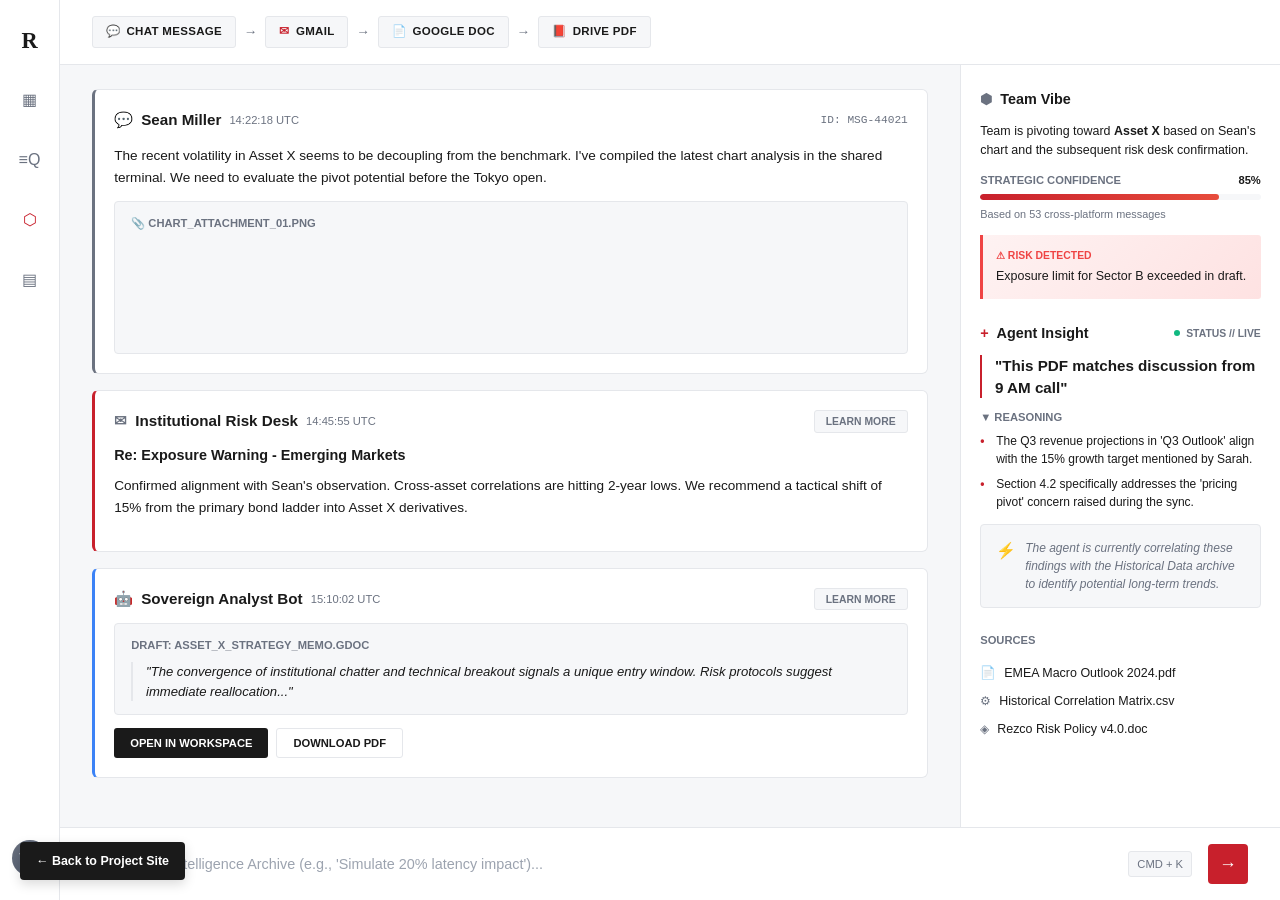
<file: prototypes/intelligence.html>
<!DOCTYPE html>
<html lang="en">
<head>
<meta charset="UTF-8">
<meta name="viewport" content="width=device-width, initial-scale=1.0">
<title>Atlas — Cross-Source Intelligence</title>
<link rel="stylesheet" href="atlas.css">
<style>
.app-intel {
    display: grid;
    grid-template-columns: 60px 1fr;
    height: 100vh;
}
.mini-sidebar {
    background: white;
    border-right: 1px solid var(--rezco-border);
    display: flex;
    flex-direction: column;
    align-items: center;
    padding: 1.5rem 0;
    gap: 1.5rem;
}
.mini-sidebar .logo {
    font-family: Georgia, serif;
    font-size: 1.4rem;
    font-weight: 700;
    color: var(--rezco-text);
}
.mini-sidebar .nav-icon {
    width: 36px;
    height: 36px;
    display: flex;
    align-items: center;
    justify-content: center;
    color: var(--rezco-text-light);
    cursor: pointer;
    border-radius: 4px;
    text-decoration: none;
}
.mini-sidebar .nav-icon:hover {
    background: var(--rezco-bg-light);
    color: var(--rezco-red);
}
.mini-sidebar .user {
    margin-top: auto;
    width: 36px;
    height: 36px;
    border-radius: 50%;
    background: linear-gradient(135deg, #6b7280, #4a5568);
    display: flex;
    align-items: center;
    justify-content: center;
    color: white;
    font-weight: 700;
    font-size: 0.75rem;
}
.intel-page {
    display: flex;
    flex-direction: column;
    height: 100vh;
    overflow: hidden;
}
@media (max-width: 900px) {
    .intelligence-layout { grid-template-columns: 1fr; }
    .intel-panel { display: none; }
}
</style>
</head>
<body>

<div class="app-intel">

    <aside class="mini-sidebar">
        <div class="logo">R</div>
        <a href="home.html" class="nav-icon" title="Home">▦</a>
        <a href="atlas-chat.html" class="nav-icon" title="Chat">≡Q</a>
        <a href="intelligence.html" class="nav-icon" title="Intelligence" style="color:var(--rezco-red);">⬡</a>
        <a href="document.html" class="nav-icon" title="Documents">▤</a>
        <div class="user">WB</div>
    </aside>

    <div class="intel-page">

        <div class="source-breadcrumb">
            <span class="source-pill"><span class="icon">💬</span> Chat Message</span>
            <span class="source-arrow">→</span>
            <span class="source-pill"><span class="icon">✉</span> Gmail</span>
            <span class="source-arrow">→</span>
            <span class="source-pill"><span class="icon">📄</span> Google Doc</span>
            <span class="source-arrow">→</span>
            <span class="source-pill"><span class="icon">📕</span> Drive PDF</span>
        </div>

        <div class="intelligence-layout">

            <main class="intelligence-main">

                <div class="source-card chat">
                    <div class="source-card-header">
                        <div class="source-card-title">
                            <span class="icon">💬</span> Sean Miller
                            <span style="font-size:0.7rem;color:var(--rezco-text-light);font-weight:500;">14:22:18 UTC</span>
                        </div>
                        <span class="source-card-id">ID: MSG-44021</span>
                    </div>
                    <div class="source-card-content">
                        The recent volatility in Asset X seems to be decoupling from the benchmark. I've compiled the latest chart analysis in the shared terminal. We need to evaluate the pivot potential before the Tokyo open.
                    </div>
                    <div class="attached-chart">
                        <div class="filename">📎 CHART_ATTACHMENT_01.PNG</div>
                        <div class="chart-img"></div>
                    </div>
                </div>

                <div class="source-card email">
                    <div class="source-card-header">
                        <div class="source-card-title">
                            <span class="icon">✉</span> Institutional Risk Desk
                            <span style="font-size:0.7rem;color:var(--rezco-text-light);font-weight:500;">14:45:55 UTC</span>
                        </div>
                        <button class="learn-more">Learn More</button>
                    </div>
                    <h4 style="font-size:0.9rem;margin-bottom:0.5rem;color:var(--rezco-text);">Re: Exposure Warning - Emerging Markets</h4>
                    <div class="source-card-content">
                        Confirmed alignment with Sean's observation. Cross-asset correlations are hitting 2-year lows. We recommend a tactical shift of 15% from the primary bond ladder into Asset X derivatives.
                    </div>
                </div>

                <div class="source-card bot">
                    <div class="source-card-header">
                        <div class="source-card-title">
                            <span class="icon">🤖</span> Sovereign Analyst Bot
                            <span style="font-size:0.7rem;color:var(--rezco-text-light);font-weight:500;">15:10:02 UTC</span>
                        </div>
                        <button class="learn-more">Learn More</button>
                    </div>
                    <div class="draft-block">
                        <div class="filename">DRAFT: ASSET_X_STRATEGY_MEMO.GDOC</div>
                        <blockquote>"The convergence of institutional chatter and technical breakout signals a unique entry window. Risk protocols suggest immediate reallocation..."</blockquote>
                    </div>
                    <div class="draft-actions">
                        <button class="btn-secondary">Open in Workspace</button>
                        <button class="btn-outline">Download PDF</button>
                    </div>
                </div>

            </main>

            <aside class="intel-panel">

                <div class="intel-section">
                    <div class="intel-section-title">
                        <span class="icon">⬢</span> Team Vibe
                    </div>
                    <p style="font-size:0.78rem;color:var(--rezco-text);line-height:1.5;margin-bottom:0.8rem;">Team is pivoting toward <strong>Asset X</strong> based on Sean's chart and the subsequent risk desk confirmation.</p>

                    <div class="confidence-bar">
                        <div class="label"><span>Strategic Confidence</span><span class="value">85%</span></div>
                        <div class="bar"><div class="fill" style="width:85%;"></div></div>
                    </div>
                    <div style="font-size:0.68rem;color:var(--rezco-text-light);margin-top:0.4rem;">Based on 53 cross-platform messages</div>

                    <div class="risk-detected">
                        <div class="label">⚠ Risk Detected</div>
                        <div class="text">Exposure limit for Sector B exceeded in draft.</div>
                    </div>
                </div>

                <div class="intel-section">
                    <div class="intel-section-title">
                        <span style="color:var(--rezco-red);">+</span> Agent Insight
                        <div class="live-status"><span class="live-dot"></span> Status // Live</div>
                    </div>

                    <div class="insight-quote">"This PDF matches discussion from 9 AM call"</div>

                    <div class="reasoning">
                        <div class="label">▼ Reasoning</div>
                        <ul>
                            <li>The Q3 revenue projections in 'Q3 Outlook' align with the 15% growth target mentioned by Sarah.</li>
                            <li>Section 4.2 specifically addresses the 'pricing pivot' concern raised during the sync.</li>
                        </ul>
                    </div>

                    <div class="live-intel-box">
                        <span class="icon">⚡</span>
                        <span class="text">The agent is currently correlating these findings with the Historical Data archive to identify potential long-term trends.</span>
                    </div>
                </div>

                <div class="intel-section sources-list">
                    <h5>Sources</h5>
                    <ul>
                        <li><span class="file-icon">📄</span> EMEA Macro Outlook 2024.pdf</li>
                        <li><span class="file-icon">⚙</span> Historical Correlation Matrix.csv</li>
                        <li><span class="file-icon">◈</span> Rezco Risk Policy v4.0.doc</li>
                    </ul>
                </div>

            </aside>
        </div>

        <div class="chat-input-bar">
            <span style="color:var(--rezco-text-light);">📎</span>
            <input type="text" placeholder="Query Intelligence Archive (e.g., 'Simulate 20% latency impact')..." />
            <span class="kbd">CMD + K</span>
            <button class="btn-send">→</button>
        </div>
    </div>
</div>

<a href="../index.html" class="back-link">← Back to Project Site</a>

</body>
</html>
</file>
<file: prototypes/atlas.css>
/* Atlas — Rezco AI Analyst Agent */
/* Shared stylesheet for all prototype pages */

* { margin: 0; padding: 0; box-sizing: border-box; }

:root {
    --rezco-red: #c8202c;
    --rezco-red-dark: #a01822;
    --rezco-red-light: #e74c3c;
    --rezco-text: #1a1a1a;
    --rezco-text-light: #6b7280;
    --rezco-bg: #ffffff;
    --rezco-bg-light: #f6f7f9;
    --rezco-bg-card: #ffffff;
    --rezco-border: #e5e7eb;
    --rezco-border-dark: #d1d5db;
    --rezco-sidebar: #f8f9fb;
    --rezco-active: #4a5568;
    --warning: #f59e0b;
    --success: #10b981;
    --danger: #ef4444;
    --info: #3b82f6;
}

body {
    font-family: -apple-system, BlinkMacSystemFont, 'Segoe UI', 'Roboto', 'Helvetica Neue', Arial, sans-serif;
    background: var(--rezco-bg-light);
    color: var(--rezco-text);
    line-height: 1.5;
    -webkit-font-smoothing: antialiased;
}

/* App shell */
.app {
    display: flex;
    min-height: 100vh;
    background: var(--rezco-bg-light);
}

/* Sidebar */
.sidebar {
    width: 220px;
    background: var(--rezco-bg-card);
    border-right: 1px solid var(--rezco-border);
    display: flex;
    flex-direction: column;
    flex-shrink: 0;
}

.sidebar-logo {
    padding: 1.5rem 1.5rem 1.2rem;
    font-family: 'Georgia', serif;
    font-size: 1.6rem;
    font-weight: 700;
    letter-spacing: 1px;
    color: var(--rezco-text);
}

.sidebar-logo .r-mark {
    display: inline-block;
    color: var(--rezco-text);
}

.sidebar-nav {
    padding: 1rem 0;
    flex: 1;
}

.sidebar-item {
    display: flex;
    align-items: center;
    gap: 0.7rem;
    padding: 0.8rem 1.5rem;
    cursor: pointer;
    color: var(--rezco-text-light);
    font-size: 0.78rem;
    font-weight: 600;
    text-transform: uppercase;
    letter-spacing: 0.5px;
    text-decoration: none;
    transition: all 0.2s ease;
}

.sidebar-item:hover {
    background: var(--rezco-bg-light);
    color: var(--rezco-text);
}

.sidebar-item.active {
    background: #4a5568;
    color: white;
}

.sidebar-item .icon {
    width: 18px;
    height: 18px;
    display: inline-flex;
    align-items: center;
    justify-content: center;
    font-size: 0.95rem;
}

.sidebar-user {
    padding: 1rem 1.5rem;
    border-top: 1px solid var(--rezco-border);
    display: flex;
    align-items: center;
    gap: 0.7rem;
}

.sidebar-user .avatar {
    width: 32px;
    height: 32px;
    border-radius: 50%;
    background: linear-gradient(135deg, #6b7280, #4a5568);
    display: flex;
    align-items: center;
    justify-content: center;
    color: white;
    font-weight: 700;
    font-size: 0.85rem;
}

.sidebar-user .name {
    font-size: 0.72rem;
    text-transform: uppercase;
    letter-spacing: 0.5px;
    color: var(--rezco-text);
    font-weight: 600;
}

/* Main */
.main {
    flex: 1;
    display: flex;
    flex-direction: column;
    overflow: auto;
}

.topbar {
    padding: 1.5rem 2rem 0.5rem;
    background: var(--rezco-bg-card);
}

.topbar-welcome {
    color: var(--rezco-red);
    font-size: 1.4rem;
    font-weight: 700;
    margin-bottom: 0.2rem;
}

.topbar-subtitle {
    font-size: 0.7rem;
    text-transform: uppercase;
    letter-spacing: 1px;
    color: var(--rezco-text-light);
}

/* Content */
.content {
    padding: 2rem;
    flex: 1;
}

/* Hero */
.hero-label {
    text-align: center;
    font-size: 0.7rem;
    text-transform: uppercase;
    letter-spacing: 2px;
    color: var(--rezco-text-light);
    margin-bottom: 0.5rem;
}

.hero-title {
    text-align: center;
    font-size: 2.6rem;
    font-weight: 800;
    line-height: 1.1;
    margin-bottom: 2rem;
}

.hero-title .alpha {
    color: var(--rezco-red);
}

.hero-title .strategy {
    color: #4a5568;
}

/* Chat input box */
.chat-input-box {
    background: white;
    border: 1px solid var(--rezco-border);
    border-radius: 6px;
    padding: 1.2rem 1.5rem;
    box-shadow: 0 1px 3px rgba(0,0,0,0.04);
    max-width: 880px;
    margin: 0 auto 2rem;
}

.chat-input-box textarea {
    width: 100%;
    border: none;
    outline: none;
    resize: none;
    font-family: inherit;
    font-size: 0.95rem;
    color: var(--rezco-text);
    min-height: 60px;
}

.chat-input-box textarea::placeholder {
    color: #9ca3af;
}

.chat-input-actions {
    display: flex;
    align-items: center;
    justify-content: space-between;
    margin-top: 0.8rem;
    padding-top: 0.8rem;
    border-top: 1px solid var(--rezco-border);
}

.chat-input-icons {
    display: flex;
    gap: 0.8rem;
    color: var(--rezco-text-light);
}

.chat-input-icons .icon {
    cursor: pointer;
    padding: 0.3rem;
    transition: color 0.2s;
}

.chat-input-icons .icon:hover {
    color: var(--rezco-red);
}

.btn-primary {
    background: var(--rezco-red);
    color: white;
    border: none;
    padding: 0.7rem 1.5rem;
    font-size: 0.78rem;
    font-weight: 700;
    text-transform: uppercase;
    letter-spacing: 0.5px;
    cursor: pointer;
    border-radius: 2px;
    transition: background 0.2s;
}

.btn-primary:hover {
    background: var(--rezco-red-dark);
}

/* Card grid */
.card-grid {
    display: grid;
    grid-template-columns: repeat(auto-fit, minmax(240px, 1fr));
    gap: 1rem;
    max-width: 880px;
    margin: 0 auto;
}

.feature-card {
    background: white;
    border: 1px solid var(--rezco-border);
    border-radius: 4px;
    padding: 1.5rem;
    position: relative;
    transition: all 0.3s ease;
    cursor: pointer;
}

.feature-card:hover {
    border-color: var(--rezco-text-light);
    box-shadow: 0 4px 12px rgba(0,0,0,0.06);
    transform: translateY(-2px);
}

.feature-card .num {
    position: absolute;
    top: 1.2rem;
    right: 1.2rem;
    font-size: 0.78rem;
    color: var(--rezco-text-light);
    font-weight: 600;
}

.feature-card .icon {
    width: 32px;
    height: 32px;
    display: flex;
    align-items: center;
    justify-content: center;
    color: var(--rezco-text-light);
    margin-bottom: 1.5rem;
    font-size: 1.1rem;
}

.feature-card h3 {
    font-size: 1.05rem;
    font-weight: 700;
    color: var(--rezco-text);
    margin-bottom: 0.5rem;
}

.feature-card p {
    font-size: 0.85rem;
    color: var(--rezco-text-light);
    line-height: 1.5;
}

/* Strategy stream */
.strategy-stream {
    background: var(--rezco-bg-light);
    border: 1px solid var(--rezco-border);
    border-radius: 4px;
    padding: 1.8rem;
    max-width: 880px;
    margin: 1.5rem auto 0;
    display: flex;
    align-items: center;
    gap: 2rem;
}

.strategy-stream .label {
    font-size: 0.7rem;
    text-transform: uppercase;
    letter-spacing: 1px;
    color: var(--rezco-text-light);
    font-weight: 600;
    margin-bottom: 0.3rem;
}

.strategy-stream h3 {
    font-size: 1.3rem;
    font-weight: 700;
    color: var(--rezco-text);
    margin-bottom: 0.5rem;
}

.strategy-stream p {
    font-size: 0.85rem;
    color: var(--rezco-text-light);
    flex: 1;
}

.network-viz {
    width: 280px;
    height: 140px;
    background: linear-gradient(135deg, #f0f4f8 0%, #e2e8f0 100%);
    border-radius: 4px;
    background-image:
        radial-gradient(circle at 20% 30%, rgba(74,85,104,0.4) 1px, transparent 2px),
        radial-gradient(circle at 60% 20%, rgba(74,85,104,0.3) 1px, transparent 2px),
        radial-gradient(circle at 80% 50%, rgba(74,85,104,0.4) 1px, transparent 2px),
        radial-gradient(circle at 40% 70%, rgba(74,85,104,0.3) 1px, transparent 2px),
        radial-gradient(circle at 70% 80%, rgba(74,85,104,0.4) 1px, transparent 2px),
        radial-gradient(circle at 30% 50%, rgba(74,85,104,0.3) 1px, transparent 2px);
    background-size: 30px 30px;
}

/* Chat layout */
.chat-layout {
    display: grid;
    grid-template-columns: 240px 1fr 320px;
    gap: 0;
    height: calc(100vh - 0px);
    background: var(--rezco-bg-light);
}

.chat-archive {
    background: white;
    border-right: 1px solid var(--rezco-border);
    overflow-y: auto;
    padding: 1.5rem 0;
}

.chat-archive-header {
    padding: 0 1.2rem 1rem;
    display: flex;
    justify-content: space-between;
    align-items: center;
}

.chat-archive-header .label {
    font-size: 0.7rem;
    text-transform: uppercase;
    letter-spacing: 0.5px;
    color: var(--rezco-text-light);
    font-weight: 700;
}

.btn-new-chat {
    background: var(--rezco-red);
    color: white;
    border: none;
    padding: 0.4rem 0.7rem;
    font-size: 0.7rem;
    font-weight: 600;
    border-radius: 3px;
    cursor: pointer;
    text-transform: uppercase;
    letter-spacing: 0.3px;
}

.archive-item {
    padding: 0.9rem 1.2rem;
    cursor: pointer;
    border-left: 3px solid transparent;
    transition: all 0.2s;
}

.archive-item:hover {
    background: var(--rezco-bg-light);
}

.archive-item.active {
    background: var(--rezco-bg-light);
    border-left-color: var(--rezco-red);
}

.archive-item .title {
    font-size: 0.85rem;
    font-weight: 700;
    color: var(--rezco-text);
    margin-bottom: 0.2rem;
}

.archive-item .preview {
    font-size: 0.75rem;
    color: var(--rezco-text-light);
    line-height: 1.4;
    overflow: hidden;
    text-overflow: ellipsis;
    white-space: nowrap;
}

.archive-item .timestamp {
    font-size: 0.65rem;
    color: var(--rezco-text-light);
    text-transform: uppercase;
    margin-top: 0.3rem;
}

.chat-main {
    overflow-y: auto;
    padding: 1.5rem 2rem;
    background: var(--rezco-bg-light);
}

.chat-header {
    font-size: 0.7rem;
    text-transform: uppercase;
    letter-spacing: 1px;
    color: var(--rezco-red);
    font-weight: 700;
    margin-bottom: 1.5rem;
}

.user-message {
    background: white;
    padding: 1rem 1.2rem;
    border-radius: 6px;
    border: 1px solid var(--rezco-border);
    max-width: 600px;
    margin-left: auto;
    margin-bottom: 1.5rem;
    font-size: 0.9rem;
}

.user-message .meta {
    font-size: 0.65rem;
    color: var(--rezco-text-light);
    text-transform: uppercase;
    letter-spacing: 0.3px;
    margin-top: 0.5rem;
}

.agent-message {
    background: white;
    border: 1px solid var(--rezco-border);
    border-left: 4px solid var(--rezco-red);
    border-radius: 6px;
    padding: 1.5rem;
    margin-bottom: 1.5rem;
    position: relative;
}

.agent-message-header {
    display: flex;
    align-items: center;
    justify-content: space-between;
    margin-bottom: 1rem;
    padding-bottom: 0.8rem;
    border-bottom: 1px solid var(--rezco-border);
}

.agent-message-header h3 {
    font-size: 1.05rem;
    font-weight: 700;
    color: var(--rezco-text);
}

.streaming-badge {
    background: #fef3c7;
    color: #92400e;
    font-size: 0.65rem;
    text-transform: uppercase;
    letter-spacing: 0.5px;
    padding: 0.25rem 0.6rem;
    border-radius: 3px;
    font-weight: 700;
}

.lightning-icon {
    position: absolute;
    top: -12px;
    left: 1.5rem;
    width: 28px;
    height: 28px;
    background: var(--rezco-red);
    color: white;
    border-radius: 4px;
    display: flex;
    align-items: center;
    justify-content: center;
    font-size: 1rem;
}

.agent-message h4 {
    font-size: 0.95rem;
    font-weight: 700;
    color: var(--rezco-text);
    margin: 1rem 0 0.5rem;
}

.agent-message p {
    font-size: 0.88rem;
    color: var(--rezco-text);
    line-height: 1.6;
    margin-bottom: 0.5rem;
}

.citation {
    display: inline-block;
    background: var(--rezco-bg-light);
    border: 1px solid var(--rezco-border);
    padding: 0.15rem 0.5rem;
    border-radius: 3px;
    font-size: 0.7rem;
    font-family: 'Courier New', monospace;
    color: var(--rezco-text-light);
    cursor: pointer;
    transition: all 0.2s;
}

.citation:hover {
    background: var(--rezco-red);
    color: white;
    border-color: var(--rezco-red);
}

.btn-references {
    background: white;
    border: 1px solid var(--rezco-border);
    padding: 0.5rem 1rem;
    border-radius: 4px;
    font-size: 0.78rem;
    font-weight: 600;
    color: var(--rezco-text);
    cursor: pointer;
    margin-top: 1rem;
    display: inline-flex;
    align-items: center;
    gap: 0.4rem;
}

.atlas-sources {
    display: flex;
    flex-wrap: wrap;
    align-items: center;
    gap: 0.5rem;
    padding: 0.7rem 0.9rem;
    background: var(--rezco-bg-light);
    border: 1px solid var(--rezco-border);
    border-radius: 4px;
    margin-bottom: 1rem;
}

.atlas-sources-label {
    font-size: 0.7rem;
    text-transform: uppercase;
    letter-spacing: 0.5px;
    color: var(--rezco-text-light);
    font-weight: 700;
    margin-right: 0.3rem;
}

.atlas-sources .source-badge {
    margin-bottom: 0;
}

.btn-references:hover {
    border-color: var(--rezco-red);
    color: var(--rezco-red);
}

/* Evidence feed */
.evidence-feed {
    background: white;
    border-left: 1px solid var(--rezco-border);
    padding: 1.5rem 1.2rem;
    overflow-y: auto;
}

.evidence-feed-header {
    display: flex;
    justify-content: space-between;
    align-items: center;
    padding-bottom: 1rem;
    margin-bottom: 1rem;
    border-bottom: 1px solid var(--rezco-border);
}

.evidence-feed-header .label {
    font-size: 0.7rem;
    text-transform: uppercase;
    letter-spacing: 0.5px;
    color: var(--rezco-text-light);
    font-weight: 700;
}

.evidence-card {
    background: white;
    border: 1px solid var(--rezco-border);
    border-radius: 4px;
    padding: 1rem;
    margin-bottom: 1rem;
}

.evidence-card .label {
    font-size: 0.65rem;
    text-transform: uppercase;
    letter-spacing: 0.5px;
    color: var(--rezco-text-light);
    font-weight: 700;
    margin-bottom: 0.5rem;
    display: flex;
    justify-content: space-between;
}

.evidence-card .label .ago {
    color: var(--rezco-text-light);
    font-weight: 500;
}

.evidence-card .chart-mock {
    width: 100%;
    height: 80px;
    background: linear-gradient(180deg, #1a2332, #2d3748);
    border-radius: 3px;
    margin-bottom: 0.7rem;
    background-image:
        linear-gradient(90deg, transparent 49%, rgba(255,255,255,0.05) 50%, transparent 51%),
        linear-gradient(0deg, transparent 49%, rgba(255,255,255,0.05) 50%, transparent 51%);
    background-size: 20px 20px;
}

.evidence-card .quote {
    font-size: 0.78rem;
    color: var(--rezco-text);
    line-height: 1.5;
    font-style: italic;
}

.evidence-card .badges {
    margin-top: 0.6rem;
    display: flex;
    gap: 0.3rem;
}

.evidence-card .mini-badge {
    background: var(--rezco-bg-light);
    border: 1px solid var(--rezco-border);
    padding: 0.15rem 0.5rem;
    border-radius: 3px;
    font-size: 0.65rem;
    text-transform: uppercase;
    font-weight: 600;
    color: var(--rezco-text-light);
}

.evidence-card .mini-badge.critical {
    background: #fee2e2;
    color: #991b1b;
    border-color: #fecaca;
}

.evidence-card.alert {
    border-left: 3px solid var(--danger);
}

.evidence-card .alert-title {
    font-size: 0.7rem;
    text-transform: uppercase;
    letter-spacing: 0.5px;
    color: var(--danger);
    font-weight: 700;
    margin-bottom: 0.4rem;
}

.evidence-card .alert-headline {
    font-size: 0.82rem;
    font-weight: 700;
    color: var(--rezco-text);
    margin-bottom: 0.4rem;
}

.source-badge {
    display: inline-block;
    font-size: 0.62rem;
    text-transform: uppercase;
    letter-spacing: 0.4px;
    font-weight: 700;
    padding: 0.2rem 0.5rem;
    border-radius: 3px;
    margin-bottom: 0.6rem;
    border: 1px solid transparent;
}

.source-badge.indexed {
    background: #ede9fe;
    color: #5b21b6;
    border-color: #c4b5fd;
}

.source-badge.live {
    background: #d1fae5;
    color: #065f46;
    border-color: #6ee7b7;
    position: relative;
}

.source-badge.live::before {
    content: '';
    display: inline-block;
    width: 6px;
    height: 6px;
    border-radius: 50%;
    background: var(--success);
    margin-right: 0.4rem;
    vertical-align: middle;
    animation: pulse 2s infinite;
}

.evidence-card .reconcile-link {
    font-size: 0.7rem;
    color: var(--danger);
    font-weight: 700;
    text-transform: uppercase;
    cursor: pointer;
    text-decoration: underline;
}

.analyst-quote {
    display: flex;
    gap: 0.6rem;
    align-items: flex-start;
}

.analyst-quote .arrow {
    color: var(--rezco-red);
    font-size: 1rem;
    margin-top: 0.2rem;
}

.analyst-quote .text {
    flex: 1;
    font-size: 0.78rem;
    color: var(--rezco-text);
    line-height: 1.5;
}

.analyst-name {
    font-size: 0.7rem;
    color: var(--rezco-text-light);
    margin-top: 0.4rem;
    font-weight: 600;
}

/* Bottom chat input bar */
.chat-input-bar {
    border-top: 1px solid var(--rezco-border);
    background: white;
    padding: 1rem 2rem;
    display: flex;
    align-items: center;
    gap: 1rem;
}

.chat-input-bar input {
    flex: 1;
    border: none;
    outline: none;
    font-size: 0.9rem;
    color: var(--rezco-text);
    padding: 0.5rem 0;
}

.chat-input-bar input::placeholder {
    color: #9ca3af;
}

.kbd {
    font-size: 0.7rem;
    color: var(--rezco-text-light);
    background: var(--rezco-bg-light);
    padding: 0.2rem 0.5rem;
    border-radius: 3px;
    border: 1px solid var(--rezco-border);
}

.btn-send {
    background: var(--rezco-red);
    color: white;
    width: 40px;
    height: 40px;
    border: none;
    border-radius: 4px;
    cursor: pointer;
    display: flex;
    align-items: center;
    justify-content: center;
    font-size: 1.1rem;
}

.btn-send:hover {
    background: var(--rezco-red-dark);
}

/* Atlas Analysis card */
.analysis-card {
    background: white;
    border: 1px solid var(--rezco-border);
    border-radius: 6px;
    padding: 1.5rem;
    margin-top: 2rem;
    position: relative;
}

.analysis-header {
    display: flex;
    align-items: center;
    gap: 0.6rem;
    color: var(--rezco-red);
    font-size: 0.75rem;
    text-transform: uppercase;
    letter-spacing: 0.5px;
    font-weight: 700;
    margin-bottom: 1rem;
}

.analysis-header .icon {
    width: 22px;
    height: 22px;
    background: var(--rezco-red);
    color: white;
    border-radius: 3px;
    display: flex;
    align-items: center;
    justify-content: center;
    font-size: 0.85rem;
}

.analysis-grid {
    display: grid;
    grid-template-columns: 1.6fr 1fr;
    gap: 2rem;
    margin-top: 1rem;
}

.analysis-title {
    font-size: 1.4rem;
    font-weight: 800;
    color: var(--rezco-text);
    margin-bottom: 0.5rem;
}

.risk-tag {
    display: inline-block;
    background: #fee2e2;
    color: #991b1b;
    padding: 0.3rem 0.7rem;
    font-size: 0.7rem;
    text-transform: uppercase;
    font-weight: 700;
    border-radius: 3px;
    margin-left: 0.5rem;
}

.analysis-meta {
    font-size: 0.72rem;
    color: var(--rezco-text-light);
    margin-bottom: 1rem;
}

.network-health {
    margin-top: 1rem;
}

.network-health .label {
    display: flex;
    justify-content: space-between;
    align-items: baseline;
    margin-bottom: 0.5rem;
}

.network-health .label .name {
    font-size: 0.7rem;
    text-transform: uppercase;
    color: var(--rezco-text-light);
    font-weight: 700;
    letter-spacing: 0.5px;
}

.network-health .label .value {
    font-size: 1.4rem;
    font-weight: 800;
    color: var(--rezco-text);
}

.network-health .delta {
    font-size: 0.85rem;
    color: var(--danger);
    font-weight: 600;
}

.bar-chart {
    display: flex;
    align-items: flex-end;
    gap: 4px;
    height: 60px;
    margin-top: 0.5rem;
}

.bar {
    flex: 1;
    background: #475569;
    border-radius: 1px;
}

.bar.danger { background: #991b1b; }

.transcript-segments {
    background: var(--rezco-bg-light);
    border-left: 3px solid var(--rezco-red);
    padding: 1rem 1.2rem;
    border-radius: 0 4px 4px 0;
}

.transcript-segments h5 {
    font-size: 0.7rem;
    text-transform: uppercase;
    letter-spacing: 0.5px;
    color: var(--rezco-text-light);
    font-weight: 700;
    margin-bottom: 0.8rem;
}

.transcript-quote {
    font-size: 0.82rem;
    font-style: italic;
    color: var(--rezco-text);
    line-height: 1.5;
    margin-bottom: 0.4rem;
}

.transcript-attribution {
    display: flex;
    justify-content: space-between;
    font-size: 0.68rem;
    color: var(--rezco-text-light);
    text-transform: uppercase;
    margin-bottom: 1rem;
}

.action-row {
    display: flex;
    gap: 0.8rem;
    margin-top: 1.2rem;
}

.action-button {
    flex: 1;
    background: white;
    border: 1px solid var(--rezco-border);
    padding: 0.8rem 1rem;
    border-radius: 4px;
    cursor: pointer;
    transition: all 0.2s;
}

.action-button:hover {
    border-color: var(--rezco-red);
}

.action-button .label {
    font-size: 0.65rem;
    text-transform: uppercase;
    color: var(--rezco-text-light);
    font-weight: 700;
    letter-spacing: 0.5px;
    display: block;
    margin-bottom: 0.3rem;
}

.action-button .name {
    font-size: 0.85rem;
    font-weight: 700;
    color: var(--rezco-text);
}

/* Source breadcrumb */
.source-breadcrumb {
    display: flex;
    align-items: center;
    gap: 0.5rem;
    padding: 1rem 2rem;
    background: white;
    border-bottom: 1px solid var(--rezco-border);
    flex-wrap: wrap;
}

.source-pill {
    display: inline-flex;
    align-items: center;
    gap: 0.4rem;
    padding: 0.4rem 0.8rem;
    background: var(--rezco-bg-light);
    border: 1px solid var(--rezco-border);
    border-radius: 3px;
    font-size: 0.72rem;
    font-weight: 600;
    color: var(--rezco-text);
    text-transform: uppercase;
    letter-spacing: 0.3px;
}

.source-pill .icon {
    color: var(--rezco-red);
}

.source-arrow {
    color: var(--rezco-text-light);
    font-size: 0.85rem;
}

/* Multi-source layout */
.intelligence-layout {
    display: grid;
    grid-template-columns: 1fr 320px;
    gap: 0;
    flex: 1;
    overflow: hidden;
}

.intelligence-main {
    overflow-y: auto;
    padding: 1.5rem 2rem;
    background: var(--rezco-bg-light);
}

.source-card {
    background: white;
    border: 1px solid var(--rezco-border);
    border-radius: 6px;
    padding: 1.2rem;
    margin-bottom: 1rem;
    border-left: 3px solid transparent;
}

.source-card.chat { border-left-color: #6b7280; }
.source-card.email { border-left-color: var(--rezco-red); }
.source-card.bot { border-left-color: #3b82f6; }

.source-card-header {
    display: flex;
    align-items: center;
    justify-content: space-between;
    margin-bottom: 0.8rem;
}

.source-card-title {
    display: flex;
    align-items: center;
    gap: 0.5rem;
    font-weight: 700;
    color: var(--rezco-text);
    font-size: 0.95rem;
}

.source-card-title .icon {
    color: var(--rezco-text-light);
}

.source-card-id {
    font-size: 0.7rem;
    color: var(--rezco-text-light);
    font-family: 'Courier New', monospace;
}

.source-card .timestamp {
    font-size: 0.7rem;
    color: var(--rezco-text-light);
}

.source-card-content {
    font-size: 0.85rem;
    color: var(--rezco-text);
    line-height: 1.6;
    margin-bottom: 0.8rem;
}

.attached-chart {
    background: var(--rezco-bg-light);
    border: 1px solid var(--rezco-border);
    border-radius: 4px;
    padding: 0.8rem 1rem;
    margin-top: 0.8rem;
}

.attached-chart .filename {
    font-size: 0.7rem;
    color: var(--rezco-text-light);
    text-transform: uppercase;
    font-weight: 600;
    margin-bottom: 0.5rem;
}

.attached-chart .chart-img {
    width: 100%;
    height: 100px;
    background: linear-gradient(180deg, #1a2332, #2d3748);
    border-radius: 3px;
    background-image:
        linear-gradient(90deg, transparent 49%, rgba(255,255,255,0.05) 50%, transparent 51%),
        linear-gradient(0deg, transparent 49%, rgba(255,255,255,0.05) 50%, transparent 51%);
    background-size: 20px 20px;
}

.draft-block {
    background: var(--rezco-bg-light);
    border: 1px solid var(--rezco-border);
    border-radius: 4px;
    padding: 0.8rem 1rem;
    margin-top: 0.8rem;
}

.draft-block .filename {
    font-size: 0.7rem;
    color: var(--rezco-text-light);
    text-transform: uppercase;
    font-weight: 600;
    margin-bottom: 0.5rem;
}

.draft-block blockquote {
    font-size: 0.82rem;
    color: var(--rezco-text);
    font-style: italic;
    line-height: 1.5;
    border-left: 2px solid var(--rezco-border);
    padding-left: 0.8rem;
}

.draft-actions {
    display: flex;
    gap: 0.5rem;
    margin-top: 0.8rem;
}

.btn-secondary {
    background: var(--rezco-text);
    color: white;
    border: none;
    padding: 0.5rem 1rem;
    font-size: 0.7rem;
    font-weight: 700;
    text-transform: uppercase;
    border-radius: 3px;
    cursor: pointer;
}

.btn-outline {
    background: white;
    color: var(--rezco-text);
    border: 1px solid var(--rezco-border);
    padding: 0.5rem 1rem;
    font-size: 0.7rem;
    font-weight: 700;
    text-transform: uppercase;
    border-radius: 3px;
    cursor: pointer;
}

.learn-more {
    background: var(--rezco-bg-light);
    border: 1px solid var(--rezco-border);
    padding: 0.3rem 0.7rem;
    font-size: 0.65rem;
    text-transform: uppercase;
    color: var(--rezco-text-light);
    border-radius: 3px;
    cursor: pointer;
    font-weight: 600;
}

/* Right intelligence panel */
.intel-panel {
    background: white;
    border-left: 1px solid var(--rezco-border);
    padding: 1.5rem 1.2rem;
    overflow-y: auto;
}

.intel-section {
    margin-bottom: 1.5rem;
}

.intel-section-title {
    display: flex;
    align-items: center;
    gap: 0.5rem;
    font-size: 0.9rem;
    font-weight: 700;
    color: var(--rezco-text);
    margin-bottom: 0.7rem;
}

.intel-section-title .icon {
    color: var(--rezco-text-light);
}

.intel-card {
    background: white;
    border: 1px solid var(--rezco-border);
    border-radius: 4px;
    padding: 0.9rem;
    margin-bottom: 0.8rem;
}

.confidence-bar {
    margin-top: 0.7rem;
}

.confidence-bar .label {
    display: flex;
    justify-content: space-between;
    font-size: 0.7rem;
    text-transform: uppercase;
    color: var(--rezco-text-light);
    font-weight: 600;
    margin-bottom: 0.3rem;
}

.confidence-bar .label .value {
    color: var(--rezco-text);
    font-weight: 700;
}

.confidence-bar .bar {
    height: 6px;
    background: var(--rezco-bg-light);
    border-radius: 3px;
    overflow: hidden;
}

.confidence-bar .fill {
    height: 100%;
    background: linear-gradient(90deg, var(--rezco-red), var(--rezco-red-light));
    border-radius: 3px;
}

.risk-detected {
    background: linear-gradient(135deg, #fef2f2, #fee2e2);
    border-left: 3px solid var(--danger);
    padding: 0.8rem;
    border-radius: 0 3px 3px 0;
    margin-top: 0.8rem;
}

.risk-detected .label {
    font-size: 0.65rem;
    text-transform: uppercase;
    color: var(--danger);
    font-weight: 700;
    margin-bottom: 0.3rem;
}

.risk-detected .text {
    font-size: 0.78rem;
    color: var(--rezco-text);
    line-height: 1.4;
}

.live-status {
    display: flex;
    align-items: center;
    gap: 0.4rem;
    font-size: 0.65rem;
    color: var(--rezco-text-light);
    text-transform: uppercase;
    font-weight: 700;
    margin-left: auto;
}

.live-dot {
    width: 6px;
    height: 6px;
    border-radius: 50%;
    background: var(--success);
    animation: pulse 2s infinite;
}

@keyframes pulse {
    0%, 100% { opacity: 1; }
    50% { opacity: 0.4; }
}

.insight-quote {
    font-size: 0.95rem;
    font-weight: 700;
    color: var(--rezco-text);
    margin-bottom: 0.7rem;
    line-height: 1.4;
    border-left: 2px solid var(--rezco-red);
    padding-left: 0.8rem;
}

.reasoning {
    margin-top: 0.7rem;
}

.reasoning .label {
    font-size: 0.7rem;
    text-transform: uppercase;
    color: var(--rezco-text-light);
    font-weight: 700;
    margin-bottom: 0.4rem;
    cursor: pointer;
}

.reasoning ul {
    list-style: none;
    padding-left: 0;
}

.reasoning li {
    font-size: 0.75rem;
    color: var(--rezco-text);
    line-height: 1.5;
    padding-left: 1rem;
    position: relative;
    margin-bottom: 0.4rem;
}

.reasoning li::before {
    content: "•";
    position: absolute;
    left: 0;
    color: var(--rezco-red);
    font-weight: bold;
}

.live-intel-box {
    background: var(--rezco-bg-light);
    border: 1px solid var(--rezco-border);
    border-radius: 4px;
    padding: 0.9rem;
    margin-top: 0.8rem;
    display: flex;
    gap: 0.6rem;
}

.live-intel-box .icon {
    color: var(--info);
}

.live-intel-box .text {
    font-size: 0.75rem;
    color: var(--rezco-text-light);
    line-height: 1.5;
    font-style: italic;
}

.sources-list h5 {
    font-size: 0.7rem;
    text-transform: uppercase;
    color: var(--rezco-text-light);
    font-weight: 700;
    margin-bottom: 0.6rem;
}

.sources-list ul {
    list-style: none;
}

.sources-list li {
    font-size: 0.78rem;
    color: var(--rezco-text);
    padding: 0.3rem 0;
    display: flex;
    align-items: center;
    gap: 0.5rem;
}

.sources-list .file-icon {
    color: var(--rezco-text-light);
}

/* Document viewer */
.doc-layout {
    display: grid;
    grid-template-columns: 1fr 320px;
    gap: 0;
    flex: 1;
    overflow: hidden;
}

.doc-toolbar {
    display: flex;
    align-items: center;
    justify-content: space-between;
    padding: 1rem 2rem;
    background: white;
    border-bottom: 1px solid var(--rezco-border);
}

.doc-title {
    display: flex;
    align-items: center;
    gap: 0.7rem;
}

.doc-title h3 {
    font-size: 1rem;
    font-weight: 700;
}

.doc-tag {
    display: inline-block;
    background: var(--rezco-bg-light);
    border: 1px solid var(--rezco-border);
    padding: 0.2rem 0.6rem;
    font-size: 0.65rem;
    font-family: 'Courier New', monospace;
    color: var(--rezco-text-light);
    border-radius: 3px;
    text-transform: uppercase;
    font-weight: 600;
}

.doc-controls {
    display: flex;
    align-items: center;
    gap: 1rem;
    font-size: 0.78rem;
    color: var(--rezco-text-light);
}

.doc-controls .control {
    cursor: pointer;
    padding: 0.3rem;
}

.doc-main {
    overflow-y: auto;
    padding: 2rem;
    background: var(--rezco-bg-light);
}

.doc-page {
    background: white;
    max-width: 700px;
    margin: 0 auto;
    padding: 3rem;
    box-shadow: 0 4px 16px rgba(0,0,0,0.06);
    border-radius: 4px;
}

.doc-page-header {
    display: grid;
    grid-template-columns: 1fr auto;
    align-items: start;
    margin-bottom: 2rem;
    padding-bottom: 1.5rem;
    border-bottom: 1px solid var(--rezco-border);
}

.doc-page-title {
    font-size: 2rem;
    font-weight: 800;
    line-height: 1.1;
    color: var(--rezco-text);
    text-transform: uppercase;
}

.doc-page-meta {
    text-align: right;
    font-size: 0.7rem;
    color: var(--rezco-text-light);
    text-transform: uppercase;
    letter-spacing: 0.5px;
}

.doc-page h4 {
    font-size: 0.9rem;
    font-weight: 700;
    text-transform: uppercase;
    color: var(--rezco-text);
    margin-bottom: 0.8rem;
    letter-spacing: 0.5px;
}

.doc-columns {
    display: grid;
    grid-template-columns: 1fr 1fr;
    gap: 2rem;
    margin-bottom: 1.5rem;
}

.doc-col p {
    font-size: 0.85rem;
    color: var(--rezco-text);
    line-height: 1.6;
    margin-bottom: 0.8rem;
}

.critical-note {
    background: var(--rezco-bg-light);
    border-left: 3px solid var(--rezco-red);
    padding: 0.9rem 1rem;
    margin-top: 1rem;
}

.critical-note .label {
    font-size: 0.65rem;
    text-transform: uppercase;
    color: var(--rezco-red);
    font-weight: 700;
    margin-bottom: 0.4rem;
    letter-spacing: 0.5px;
}

.critical-note p {
    font-size: 0.78rem;
    font-style: italic;
    color: var(--rezco-text);
    line-height: 1.5;
}

.doc-chart {
    width: 200px;
    height: 130px;
    background: linear-gradient(180deg, #1a2332, #2d3748);
    border-radius: 3px;
    margin-top: 1rem;
    background-image:
        linear-gradient(90deg, transparent 49%, rgba(255,255,255,0.05) 50%, transparent 51%),
        linear-gradient(0deg, transparent 49%, rgba(255,255,255,0.05) 50%, transparent 51%);
    background-size: 20px 20px;
}

/* Metadata registry */
.metadata-registry {
    background: white;
    border: 1px solid var(--rezco-border);
    border-radius: 4px;
    padding: 1rem;
    margin-bottom: 1rem;
}

.metadata-row {
    display: flex;
    justify-content: space-between;
    align-items: center;
    padding: 0.6rem 0;
    border-bottom: 1px solid var(--rezco-border);
    font-size: 0.78rem;
}

.metadata-row:last-child { border-bottom: none; }

.metadata-row .key {
    color: var(--rezco-text-light);
    text-transform: capitalize;
}

.metadata-row .value {
    color: var(--rezco-text);
    font-weight: 700;
    font-family: 'Courier New', monospace;
    font-size: 0.7rem;
    background: var(--rezco-bg-light);
    padding: 0.2rem 0.5rem;
    border-radius: 3px;
}

.po-verified {
    display: inline-flex;
    align-items: center;
    gap: 0.3rem;
    font-size: 0.7rem;
    font-weight: 700;
    color: var(--success);
    text-transform: uppercase;
    background: #d1fae5;
    padding: 0.3rem 0.6rem;
    border-radius: 3px;
}

.dots {
    display: inline-flex;
    gap: 2px;
}

.dots .dot {
    width: 6px;
    height: 6px;
    border-radius: 50%;
    background: var(--rezco-text);
}

.cross-source {
    background: white;
    border: 1px solid var(--rezco-border);
    border-radius: 4px;
    padding: 0.9rem;
    margin-top: 0.8rem;
}

.cross-source-header {
    font-size: 0.65rem;
    text-transform: uppercase;
    color: var(--rezco-text-light);
    font-weight: 700;
    margin-bottom: 0.4rem;
    display: flex;
    justify-content: space-between;
}

.cross-source p {
    font-size: 0.75rem;
    color: var(--rezco-text);
    line-height: 1.5;
    font-style: italic;
    margin-bottom: 0.5rem;
}

.conflict-bar {
    display: flex;
    align-items: center;
    gap: 0.5rem;
    margin-top: 0.5rem;
}

.conflict-bar .bar {
    flex: 1;
    height: 4px;
    background: var(--rezco-bg-light);
    border-radius: 2px;
    overflow: hidden;
}

.conflict-bar .fill {
    height: 100%;
    background: linear-gradient(90deg, #f59e0b, #ef4444);
}

.conflict-bar .value {
    font-size: 0.7rem;
    color: var(--warning);
    font-weight: 700;
}

.cross-source-tags {
    margin-top: 0.5rem;
    display: flex;
    gap: 0.3rem;
}

.tag-pill {
    background: var(--rezco-bg-light);
    border: 1px solid var(--rezco-border);
    padding: 0.2rem 0.5rem;
    font-size: 0.65rem;
    text-transform: uppercase;
    color: var(--rezco-text-light);
    border-radius: 3px;
    font-weight: 600;
}

.tag-pill.success {
    background: #d1fae5;
    color: #065f46;
    border-color: #6ee7b7;
}

/* Extension preview */
.browser-frame {
    max-width: 1400px;
    margin: 2rem auto;
    background: white;
    border-radius: 8px;
    box-shadow: 0 8px 32px rgba(0,0,0,0.12);
    overflow: hidden;
    border: 1px solid var(--rezco-border);
}

.browser-chrome {
    background: #4a4a4a;
    padding: 0.8rem 1rem;
    display: flex;
    align-items: center;
    gap: 0.7rem;
}

.browser-dots {
    display: flex;
    gap: 6px;
}

.browser-dots .dot {
    width: 12px;
    height: 12px;
    border-radius: 50%;
}

.browser-dots .dot:nth-child(1) { background: #ed6a5e; }
.browser-dots .dot:nth-child(2) { background: #f5bf4f; }
.browser-dots .dot:nth-child(3) { background: #62c554; }

.browser-tab {
    background: #6a6a6a;
    color: white;
    padding: 0.5rem 1rem;
    border-radius: 6px 6px 0 0;
    font-size: 0.8rem;
    flex-shrink: 0;
}

.browser-tab.active {
    background: white;
    color: #1a1a1a;
}

.browser-url {
    flex: 1;
    background: #5a5a5a;
    padding: 0.5rem 0.8rem;
    border-radius: 4px;
    color: white;
    font-size: 0.78rem;
    font-family: 'Courier New', monospace;
}

.browser-content {
    display: grid;
    grid-template-columns: 1fr 380px;
    min-height: 600px;
}

.pdf-viewer {
    background: #e5e7eb;
    padding: 1.5rem;
    overflow-y: auto;
}

.pdf-viewer-mock {
    background: white;
    padding: 2rem;
    border-radius: 4px;
    box-shadow: 0 2px 8px rgba(0,0,0,0.08);
    max-width: 700px;
    margin: 0 auto;
}

.pdf-viewer-mock h2 {
    color: #003a7e;
    font-size: 1.5rem;
    font-weight: 700;
    margin-bottom: 1rem;
}

.pdf-viewer-mock p {
    font-size: 0.85rem;
    color: var(--rezco-text);
    line-height: 1.6;
    margin-bottom: 0.8rem;
}

.pdf-stats {
    display: grid;
    grid-template-columns: repeat(2, 1fr);
    gap: 1rem;
    margin-top: 1.5rem;
}

.pdf-stat {
    background: var(--rezco-bg-light);
    padding: 1rem;
    border-radius: 4px;
    border-left: 3px solid #003a7e;
}

.pdf-stat .num {
    font-size: 1.6rem;
    font-weight: 800;
    color: #003a7e;
}

.pdf-stat .label {
    font-size: 0.75rem;
    color: var(--rezco-text-light);
    text-transform: uppercase;
    font-weight: 600;
}

.extension-panel {
    background: white;
    border-left: 1px solid var(--rezco-border);
    display: flex;
    flex-direction: column;
}

.ext-header {
    padding: 1rem 1.2rem;
    display: flex;
    align-items: center;
    justify-content: space-between;
    border-bottom: 1px solid var(--rezco-border);
}

.ext-logo {
    font-family: Georgia, serif;
    font-weight: 700;
    font-size: 1.2rem;
    color: var(--rezco-text);
    letter-spacing: 1px;
}

.ext-actions {
    display: flex;
    gap: 0.5rem;
    color: var(--rezco-text-light);
    font-size: 1rem;
}

.ext-body {
    flex: 1;
    padding: 1rem 1.2rem;
    overflow-y: auto;
}

.ext-section-title {
    font-size: 0.7rem;
    text-transform: uppercase;
    letter-spacing: 0.5px;
    color: var(--rezco-text-light);
    font-weight: 700;
    margin-bottom: 0.8rem;
}

.ext-insight-card {
    background: white;
    border: 1px solid var(--rezco-border);
    border-radius: 4px;
    padding: 0.9rem;
    margin-bottom: 0.7rem;
    border-left: 3px solid transparent;
}

.ext-insight-card.green { border-left-color: var(--success); }
.ext-insight-card.gold { border-left-color: var(--warning); }
.ext-insight-card.red { border-left-color: var(--danger); }

.ext-insight-card h4 {
    display: flex;
    align-items: center;
    gap: 0.5rem;
    font-size: 0.9rem;
    font-weight: 700;
    color: var(--rezco-text);
    margin-bottom: 0.4rem;
}

.ext-insight-card h4 .icon {
    color: var(--rezco-text-light);
}

.ext-insight-card p {
    font-size: 0.78rem;
    color: var(--rezco-text-light);
    line-height: 1.5;
}

.ext-reference {
    background: var(--rezco-bg-light);
    border: 1px solid var(--rezco-border);
    padding: 0.6rem 0.8rem;
    border-radius: 3px;
    font-size: 0.78rem;
    color: var(--rezco-text);
    display: flex;
    align-items: center;
    justify-content: space-between;
    margin-bottom: 0.5rem;
}

.ext-reference .file-name {
    display: flex;
    align-items: center;
    gap: 0.4rem;
}

.ext-reference .pill {
    background: white;
    padding: 0.15rem 0.4rem;
    font-size: 0.6rem;
    border-radius: 2px;
    text-transform: uppercase;
    font-weight: 700;
    color: var(--rezco-text-light);
    border: 1px solid var(--rezco-border);
}

.ext-dropzone {
    border: 2px dashed var(--rezco-border-dark);
    border-radius: 4px;
    padding: 1.5rem;
    text-align: center;
    margin-top: 1rem;
}

.ext-dropzone p {
    font-size: 0.82rem;
    color: var(--rezco-text);
    font-weight: 700;
    margin-bottom: 0.4rem;
}

.ext-dropzone .sub {
    font-size: 0.7rem;
    color: var(--rezco-text-light);
    line-height: 1.4;
    margin-bottom: 0.8rem;
}

.btn-select-files {
    background: var(--rezco-text);
    color: white;
    border: none;
    padding: 0.6rem 1.2rem;
    font-size: 0.75rem;
    font-weight: 700;
    border-radius: 3px;
    cursor: pointer;
}

.ext-input-bar {
    border-top: 1px solid var(--rezco-border);
    padding: 0.9rem 1.2rem;
    display: flex;
    align-items: center;
    gap: 0.7rem;
}

.ext-input-bar input {
    flex: 1;
    border: none;
    outline: none;
    font-size: 0.85rem;
    color: var(--rezco-text);
}

.ext-input-bar input::placeholder {
    color: #9ca3af;
}

/* Responsive */
@media (max-width: 1200px) {
    .chat-layout, .intelligence-layout, .doc-layout {
        grid-template-columns: 200px 1fr 280px;
    }
    .browser-content {
        grid-template-columns: 1fr 320px;
    }
}

@media (max-width: 900px) {
    .sidebar { display: none; }
    .chat-layout, .intelligence-layout, .doc-layout {
        grid-template-columns: 1fr;
    }
    .chat-archive, .evidence-feed, .intel-panel { display: none; }
    .doc-columns { grid-template-columns: 1fr; }
    .browser-content { grid-template-columns: 1fr; }
    .extension-panel { display: none; }
    .hero-title { font-size: 1.8rem; }
    .analysis-grid { grid-template-columns: 1fr; }
}

/* Back to main */
.back-link {
    position: fixed;
    bottom: 20px;
    left: 20px;
    background: var(--rezco-text);
    color: white;
    padding: 0.6rem 1rem;
    border-radius: 4px;
    font-size: 0.78rem;
    font-weight: 600;
    text-decoration: none;
    z-index: 1000;
    box-shadow: 0 4px 12px rgba(0,0,0,0.15);
    transition: all 0.2s;
}

.back-link:hover {
    background: var(--rezco-red);
    transform: translateY(-2px);
}
</file>
